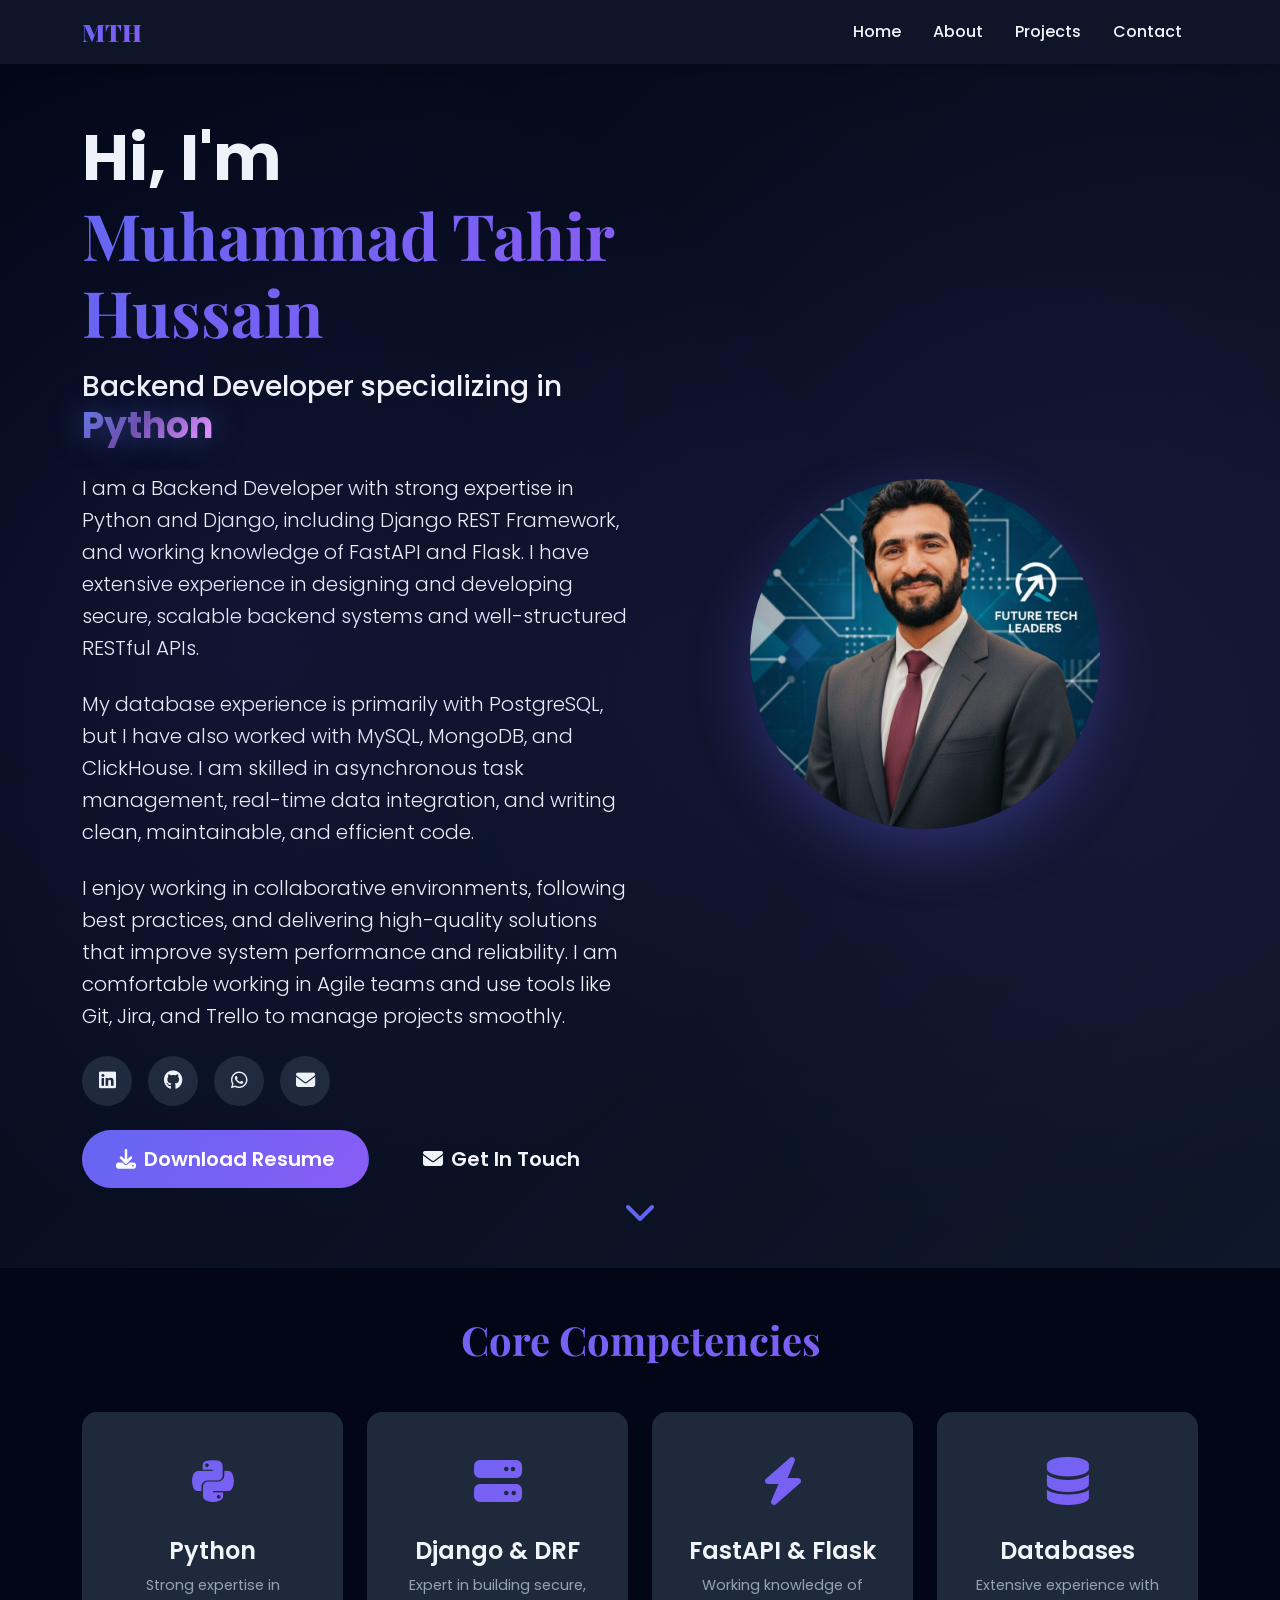
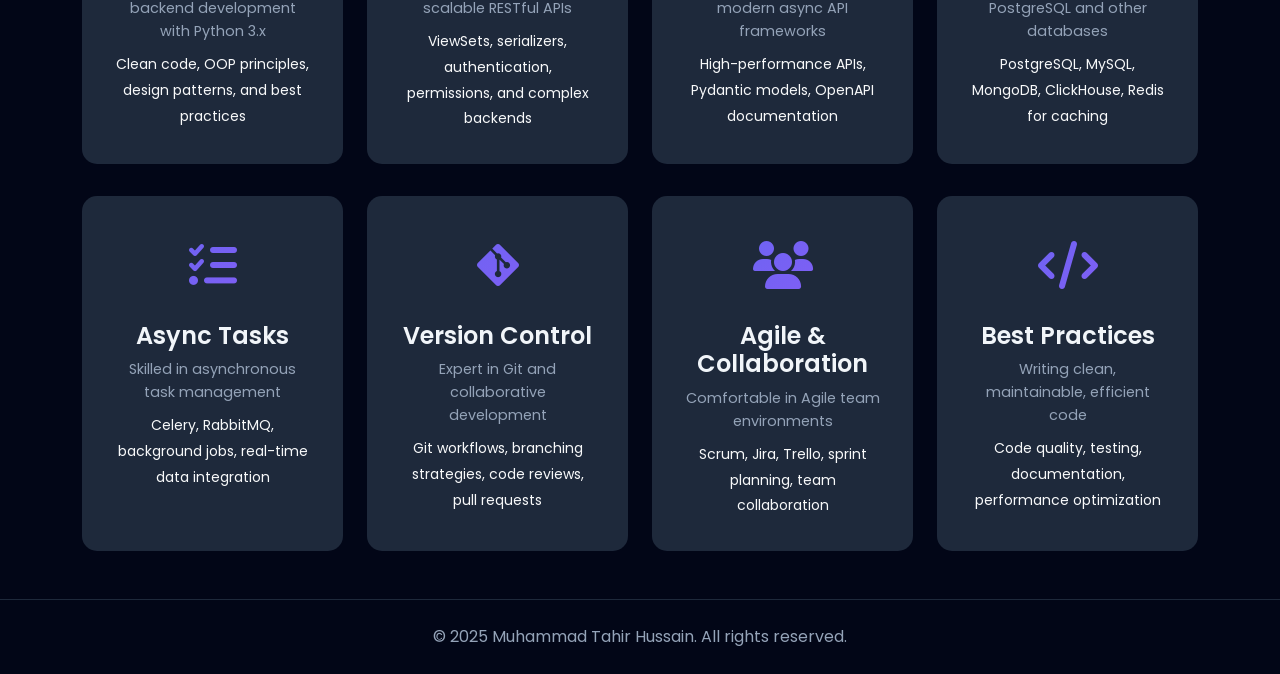
<file: index.html>
<!DOCTYPE html>
<html lang="en">
<head>
    <meta charset="UTF-8">
    <meta name="viewport" content="width=device-width, initial-scale=1.0">
    <meta name="description" content="Muhammad Tahir Hussain - Backend Developer Portfolio. Specialized in Python, Django, FastAPI, and REST API development.">
    <meta name="keywords" content="Backend Developer, Python, Django, FastAPI, REST API, Muhammad Tahir Hussain">
    <meta name="author" content="Muhammad Tahir Hussain">
    <title>Muhammad Tahir Hussain - Backend Developer</title>

    <!-- Open Graph / Facebook -->
    <meta property="og:type" content="website">
    <meta property="og:url" content="https://yourdomain.com/">
    <meta property="og:title" content="Muhammad Tahir Hussain - Backend Developer">
    <meta property="og:description" content="Crafting robust and scalable backend solutions with Python, Django, and modern API frameworks.">
    <meta property="og:image" content="https://yourdomain.com/images/og-image.jpg">

    <!-- Twitter -->
    <meta property="twitter:card" content="summary_large_image">
    <meta property="twitter:url" content="https://yourdomain.com/">
    <meta property="twitter:title" content="Muhammad Tahir Hussain - Backend Developer">
    <meta property="twitter:description" content="Crafting robust and scalable backend solutions with Python, Django, and modern API frameworks.">
    <meta property="twitter:image" content="https://yourdomain.com/images/og-image.jpg">
    <meta name="twitter:creator" content="@tahirnekukara">
    <meta name="twitter:site" content="@tahirnekukara">

    <!-- Social Media Links -->
    <meta property="og:see_also" content="https://www.facebook.com/tahirnekukara">
    <meta property="og:see_also" content="https://www.twitter.com/tahirnekukara">
    <meta property="og:see_also" content="https://www.instagram.com/tahirnekukara">

    <!-- Profile Metadata -->
    <meta property="profile:first_name" content="Muhammad Tahir">
    <meta property="profile:last_name" content="Hussain">
    <meta property="profile:username" content="tahirnekukara">

    <!-- Social Profiles for Search Engines -->
    <link rel="me" href="https://www.facebook.com/tahirnekukara">
    <link rel="me" href="https://www.twitter.com/tahirnekukara">
    <link rel="me" href="https://www.instagram.com/tahirnekukara">

    <!-- Favicon -->
    <link rel="icon" type="image/x-icon" href="favicon.ico">
    <link rel="apple-touch-icon" sizes="180x180" href="images/apple-touch-icon.png">

    <!-- Theme Color -->
    <meta name="theme-color" content="#6366f1">

    <!-- Resource Hints for Performance -->
    <link rel="preconnect" href="https://cdn.jsdelivr.net">
    <link rel="preconnect" href="https://cdnjs.cloudflare.com">
    <link rel="preconnect" href="https://fonts.googleapis.com">
    <link rel="preconnect" href="https://fonts.gstatic.com" crossorigin>
    <link rel="dns-prefetch" href="https://cdn.jsdelivr.net">
    <link rel="dns-prefetch" href="https://cdnjs.cloudflare.com">

    <!-- Bootstrap 5 CSS -->
    <link href="https://cdn.jsdelivr.net/npm/bootstrap@5.3.2/dist/css/bootstrap.min.css" rel="stylesheet">

    <!-- Font Awesome Icons -->
    <link rel="stylesheet" href="https://cdnjs.cloudflare.com/ajax/libs/font-awesome/6.4.2/css/all.min.css">

    <!-- Google Fonts -->
    <link href="https://fonts.googleapis.com/css2?family=Poppins:wght@300;400;500;600;700&family=Playfair+Display:wght@700;900&display=swap" rel="stylesheet">

    <!-- Custom CSS -->
    <link rel="stylesheet" href="assets/css/style.css">

    <style>
        /* Rotating skill gradient animation */
        .skill-rotate-gradient {
            background: linear-gradient(135deg, #667eea 0%, #764ba2 25%, #f093fb 50%, #4facfe 75%, #00f2fe 100%);
            background-size: 200% auto;
            -webkit-background-clip: text;
            -webkit-text-fill-color: transparent;
            background-clip: text;
            font-weight: 700;
            font-size: 1.3em;
            display: inline-block;
            animation: gradientShift 3s linear infinite;
            text-shadow: 0 0 30px rgba(102, 126, 234, 0.5);
        }

        @keyframes gradientShift {
            0% {
                background-position: 0% center;
            }
            100% {
                background-position: 200% center;
            }
        }
    </style>
</head>
<body>

    <!-- Navigation -->
    <nav class="navbar navbar-expand-lg navbar-dark bg-dark fixed-top">
        <div class="container">
            <a class="navbar-brand" href="index.html">
                <span class="brand-name">MTH</span>
            </a>
            <button class="navbar-toggler" type="button" data-bs-toggle="collapse" data-bs-target="#navbarNav">
                <span class="navbar-toggler-icon"></span>
            </button>
            <div class="collapse navbar-collapse" id="navbarNav">
                <ul class="navbar-nav ms-auto">
                    <li class="nav-item">
                        <a class="nav-link active" href="index.html">Home</a>
                    </li>
                    <li class="nav-item">
                        <a class="nav-link" href="about.html">About</a>
                    </li>
                    <li class="nav-item">
                        <a class="nav-link" href="projects.html">Projects</a>
                    </li>
                    <!-- <li class="nav-item">
                        <a class="nav-link" href="journey.html">Journey</a>
                    </li> -->
                    <li class="nav-item">
                        <a class="nav-link" href="contact.html">Contact</a>
                    </li>
                </ul>
            </div>
        </div>
    </nav>

    <!-- Hero Section -->
    <section class="hero-section d-flex align-items-center" id="home">
        <div class="container">
            <div class="row align-items-center">
                <div class="col-lg-6 text-center text-lg-start mb-4 mb-lg-0 fade-in">
                    <h1 class="display-3 fw-bold mb-3">
                        Hi, I'm <span class="name-highlight">Muhammad Tahir Hussain</span>
                    </h1>
                    <h2 class="h3 text-light mb-4">
                        Backend Developer specializing in <span class="skill-rotate-gradient" id="rotating-skill"></span>
                    </h2>
                    <p class="lead mb-4">
                        I am a Backend Developer with strong expertise in Python and Django, including Django REST Framework, and working knowledge of FastAPI and Flask. I have extensive experience in designing and developing secure, scalable backend systems and well-structured RESTful APIs.
                    </p>
                    <p class="lead mb-4">
                        My database experience is primarily with PostgreSQL, but I have also worked with MySQL, MongoDB, and ClickHouse. I am skilled in asynchronous task management, real-time data integration, and writing clean, maintainable, and efficient code.
                    </p>
                    <p class="lead mb-4">
                        I enjoy working in collaborative environments, following best practices, and delivering high-quality solutions that improve system performance and reliability. I am comfortable working in Agile teams and use tools like Git, Jira, and Trello to manage projects smoothly.
                    </p>

                    <!-- Social Links -->
                    <div class="social-links mb-4">
                        <a href="https://linkedin.com/in/muhammadtahirhussain" target="_blank" rel="noopener noreferrer" class="social-icon" title="LinkedIn" aria-label="Visit my LinkedIn profile (opens in new tab)">
                            <i class="fab fa-linkedin" aria-hidden="true"></i>
                        </a>
                        <a href="https://github.com/tahirhussainswe" target="_blank" rel="noopener noreferrer" class="social-icon" title="GitHub" aria-label="Visit my GitHub profile (opens in new tab)">
                            <i class="fab fa-github" aria-hidden="true"></i>
                        </a>
                        <a href="https://wa.me/923016480483" target="_blank" rel="noopener noreferrer" class="social-icon" title="WhatsApp" aria-label="Contact me on WhatsApp (opens in new tab)">
                            <i class="fab fa-whatsapp" aria-hidden="true"></i>
                        </a>
                        <a href="mailto:tahirhussain.swe@gmail.com" class="social-icon" title="Email" aria-label="Send me an email">
                            <i class="fas fa-envelope" aria-hidden="true"></i>
                        </a>
                    </div>

                    <!-- CTA Buttons -->
                    <div class="cta-buttons">
                        <a href="https://drive.google.com/file/d/13_sDiMFL4QtkbsVauegfoHY775DWr8zy/view?usp=drive_link" target="_blank" rel="noopener noreferrer" class="btn btn-primary btn-lg me-3" aria-label="Download my resume PDF (opens in new tab)">
                            <i class="fas fa-download me-2" aria-hidden="true"></i>Download Resume
                        </a>
                        <a href="contact.html" class="btn btn-outline-light btn-lg">
                            <i class="fas fa-envelope me-2" aria-hidden="true"></i>Get In Touch
                        </a>
                    </div>
                </div>

                <div class="col-lg-6 text-center fade-in">
                    <div class="profile-image-wrapper">
                        <div class="profile-image-container">
                            <img src="assets/images/profile_image.jpeg" alt="Muhammad Tahir Hussain" class="profile-image">
                            <div class="profile-overlay">
                                <div class="overlay-content">
                                    <i class="fas fa-code fa-3x"></i>
                                </div>
                            </div>
                        </div>
                    </div>
                </div>
            </div>
        </div>

        <!-- Scroll Down Indicator -->
        <div class="scroll-indicator">
            <a href="#skills-preview">
                <i class="fas fa-chevron-down"></i>
            </a>
        </div>
    </section>

    <!-- Skills Preview Section -->
    <section class="skills-preview-section py-5" id="skills-preview">
        <div class="container">
            <h2 class="text-center mb-5 section-title">Core Competencies</h2>
            <div class="row g-4">
                <div class="col-md-3 col-sm-6 fade-in-up">
                    <div class="skill-card text-center">
                        <div class="skill-icon">
                            <i class="fab fa-python"></i>
                        </div>
                        <h4>Python</h4>
                        <p class="mb-2">Strong expertise in backend development with Python 3.x</p>
                        <small class="text-light">Clean code, OOP principles, design patterns, and best practices</small>
                    </div>
                </div>
                <div class="col-md-3 col-sm-6 fade-in-up">
                    <div class="skill-card text-center">
                        <div class="skill-icon">
                            <i class="fas fa-server"></i>
                        </div>
                        <h4>Django & DRF</h4>
                        <p class="mb-2">Expert in building secure, scalable RESTful APIs</p>
                        <small class="text-light">ViewSets, serializers, authentication, permissions, and complex backends</small>
                    </div>
                </div>
                <div class="col-md-3 col-sm-6 fade-in-up">
                    <div class="skill-card text-center">
                        <div class="skill-icon">
                            <i class="fas fa-bolt"></i>
                        </div>
                        <h4>FastAPI & Flask</h4>
                        <p class="mb-2">Working knowledge of modern async API frameworks</p>
                        <small class="text-light">High-performance APIs, Pydantic models, OpenAPI documentation</small>
                    </div>
                </div>
                <div class="col-md-3 col-sm-6 fade-in-up">
                    <div class="skill-card text-center">
                        <div class="skill-icon">
                            <i class="fas fa-database"></i>
                        </div>
                        <h4>Databases</h4>
                        <p class="mb-2">Extensive experience with PostgreSQL and other databases</p>
                        <small class="text-light">PostgreSQL, MySQL, MongoDB, ClickHouse, Redis for caching</small>
                    </div>
                </div>
            </div>

            <!-- Additional Skills Row -->
            <div class="row g-4 mt-2">
                <div class="col-md-3 col-sm-6 fade-in-up">
                    <div class="skill-card text-center">
                        <div class="skill-icon">
                            <i class="fas fa-tasks"></i>
                        </div>
                        <h4>Async Tasks</h4>
                        <p class="mb-2">Skilled in asynchronous task management</p>
                        <small class="text-light">Celery, RabbitMQ, background jobs, real-time data integration</small>
                    </div>
                </div>
                <div class="col-md-3 col-sm-6 fade-in-up">
                    <div class="skill-card text-center">
                        <div class="skill-icon">
                            <i class="fab fa-git-alt"></i>
                        </div>
                        <h4>Version Control</h4>
                        <p class="mb-2">Expert in Git and collaborative development</p>
                        <small class="text-light">Git workflows, branching strategies, code reviews, pull requests</small>
                    </div>
                </div>
                <div class="col-md-3 col-sm-6 fade-in-up">
                    <div class="skill-card text-center">
                        <div class="skill-icon">
                            <i class="fas fa-users"></i>
                        </div>
                        <h4>Agile & Collaboration</h4>
                        <p class="mb-2">Comfortable in Agile team environments</p>
                        <small class="text-light">Scrum, Jira, Trello, sprint planning, team collaboration</small>
                    </div>
                </div>
                <div class="col-md-3 col-sm-6 fade-in-up">
                    <div class="skill-card text-center">
                        <div class="skill-icon">
                            <i class="fas fa-code"></i>
                        </div>
                        <h4>Best Practices</h4>
                        <p class="mb-2">Writing clean, maintainable, efficient code</p>
                        <small class="text-light">Code quality, testing, documentation, performance optimization</small>
                    </div>
                </div>
            </div>
        </div>
    </section>

    <!-- Footer -->
    <footer class="footer text-center py-4">
        <div class="container">
            <p class="mb-0">&copy; 2025 Muhammad Tahir Hussain. All rights reserved.</p>
        </div>
    </footer>

    <!-- Bootstrap JS -->
    <script src="https://cdn.jsdelivr.net/npm/bootstrap@5.3.2/dist/js/bootstrap.bundle.min.js"></script>

    <!-- Custom JS -->
    <script src="assets/js/script.js"></script>

    <!-- Rotating Skills Script -->
    <script>
        // Rotating skills animation
        const skills = ['Python', 'Django', 'Django REST framework', 'REST APIs', 'FastAPI', 'Flask'];
        let currentSkillIndex = 0;
        const skillElement = document.getElementById('rotating-skill');

        function changeSkill() {
            // Fade out
            skillElement.style.opacity = '0';

            setTimeout(() => {
                // Change text
                currentSkillIndex = (currentSkillIndex + 1) % skills.length;
                skillElement.textContent = skills[currentSkillIndex];

                // Fade in
                skillElement.style.opacity = '1';
            }, 500);
        }

        // Set initial skill
        skillElement.textContent = skills[0];
        skillElement.style.transition = 'opacity 0.5s ease-in-out';

        // Change skill every 2 seconds
        setInterval(changeSkill, 2000);
    </script>
</body>
</html>
</file>
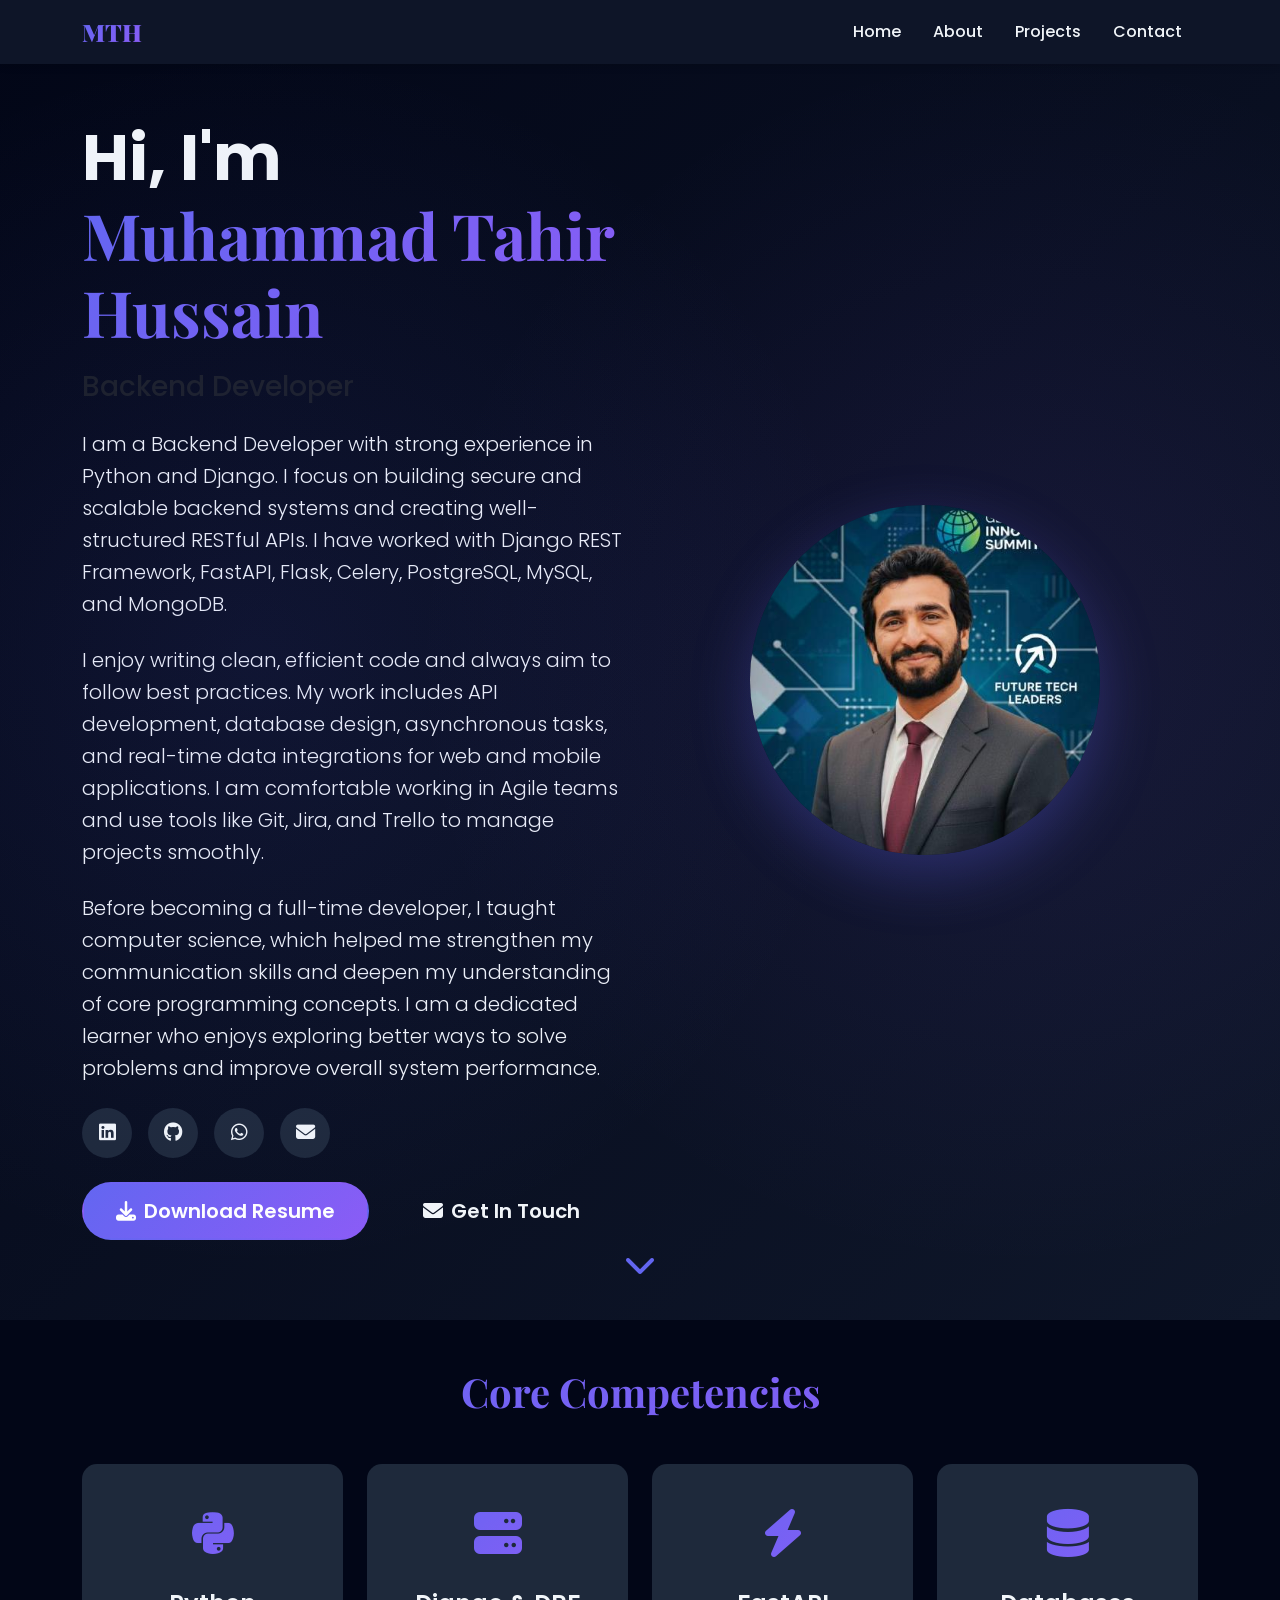
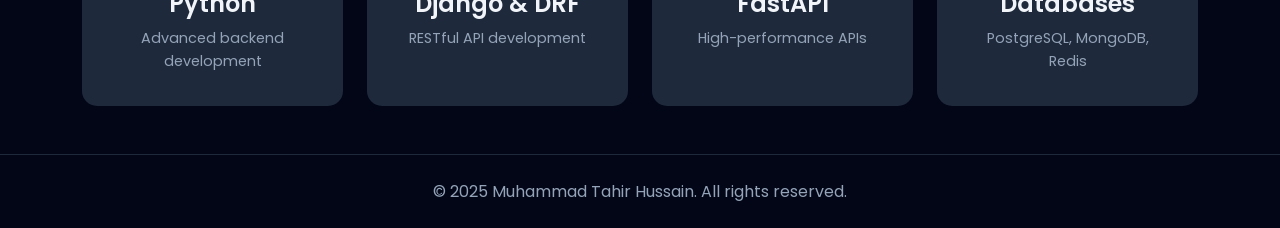
<file: public/index.html>
<!DOCTYPE html>
<html lang="en">
<head>
    <meta charset="UTF-8">
    <meta name="viewport" content="width=device-width, initial-scale=1.0">
    <meta name="description" content="Muhammad Tahir Hussain - Backend Developer Portfolio. Specialized in Python, Django, FastAPI, and REST API development.">
    <meta name="keywords" content="Backend Developer, Python, Django, FastAPI, REST API, Muhammad Tahir Hussain">
    <meta name="author" content="Muhammad Tahir Hussain">
    <title>Muhammad Tahir Hussain - Backend Developer</title>

    <!-- Open Graph / Facebook -->
    <meta property="og:type" content="website">
    <meta property="og:url" content="https://yourdomain.com/">
    <meta property="og:title" content="Muhammad Tahir Hussain - Backend Developer">
    <meta property="og:description" content="Crafting robust and scalable backend solutions with Python, Django, and modern API frameworks.">
    <meta property="og:image" content="https://yourdomain.com/images/og-image.jpg">

    <!-- Twitter -->
    <meta property="twitter:card" content="summary_large_image">
    <meta property="twitter:url" content="https://yourdomain.com/">
    <meta property="twitter:title" content="Muhammad Tahir Hussain - Backend Developer">
    <meta property="twitter:description" content="Crafting robust and scalable backend solutions with Python, Django, and modern API frameworks.">
    <meta property="twitter:image" content="https://yourdomain.com/images/og-image.jpg">

    <!-- Favicon -->
    <link rel="icon" type="image/x-icon" href="favicon.ico">
    <link rel="apple-touch-icon" sizes="180x180" href="images/apple-touch-icon.png">

    <!-- Theme Color -->
    <meta name="theme-color" content="#6366f1">

    <!-- Resource Hints for Performance -->
    <link rel="preconnect" href="https://cdn.jsdelivr.net">
    <link rel="preconnect" href="https://cdnjs.cloudflare.com">
    <link rel="preconnect" href="https://fonts.googleapis.com">
    <link rel="preconnect" href="https://fonts.gstatic.com" crossorigin>
    <link rel="dns-prefetch" href="https://cdn.jsdelivr.net">
    <link rel="dns-prefetch" href="https://cdnjs.cloudflare.com">

    <!-- Bootstrap 5 CSS -->
    <link href="https://cdn.jsdelivr.net/npm/bootstrap@5.3.2/dist/css/bootstrap.min.css" rel="stylesheet">

    <!-- Font Awesome Icons -->
    <link rel="stylesheet" href="https://cdnjs.cloudflare.com/ajax/libs/font-awesome/6.4.2/css/all.min.css">

    <!-- Google Fonts -->
    <link href="https://fonts.googleapis.com/css2?family=Poppins:wght@300;400;500;600;700&family=Playfair+Display:wght@700;900&display=swap" rel="stylesheet">

    <!-- Custom CSS -->
    <link rel="stylesheet" href="../src/assets/css/style.css">
</head>
<body>

    <!-- Navigation -->
    <nav class="navbar navbar-expand-lg navbar-dark bg-dark fixed-top">
        <div class="container">
            <a class="navbar-brand" href="index.html">
                <span class="brand-name">MTH</span>
            </a>
            <button class="navbar-toggler" type="button" data-bs-toggle="collapse" data-bs-target="#navbarNav">
                <span class="navbar-toggler-icon"></span>
            </button>
            <div class="collapse navbar-collapse" id="navbarNav">
                <ul class="navbar-nav ms-auto">
                    <li class="nav-item">
                        <a class="nav-link active" href="index.html">Home</a>
                    </li>
                    <li class="nav-item">
                        <a class="nav-link" href="../src/pages/about.html">About</a>
                    </li>
                    <li class="nav-item">
                        <a class="nav-link" href="../src/pages/projects.html">Projects</a>
                    </li>
                    <li class="nav-item">
                        <a class="nav-link" href="../src/pages/contact.html">Contact</a>
                    </li>
                </ul>
            </div>
        </div>
    </nav>

    <!-- Hero Section -->
    <section class="hero-section d-flex align-items-center" id="home">
        <div class="container">
            <div class="row align-items-center">
                <div class="col-lg-6 text-center text-lg-start mb-4 mb-lg-0 fade-in">
                    <h1 class="display-3 fw-bold mb-3">
                        Hi, I'm <span class="name-highlight">Muhammad Tahir Hussain</span>
                    </h1>
                    <h2 class="h3 text-muted mb-4">Backend Developer</h2>
                    <p class="lead mb-4">
                        I am a Backend Developer with strong experience in Python and Django. I focus on building secure and scalable backend systems and creating well-structured RESTful APIs. I have worked with Django REST Framework, FastAPI, Flask, Celery, PostgreSQL, MySQL, and MongoDB.
                    </p>
                    <p class="lead mb-4">
                        I enjoy writing clean, efficient code and always aim to follow best practices. My work includes API development, database design, asynchronous tasks, and real-time data integrations for web and mobile applications. I am comfortable working in Agile teams and use tools like Git, Jira, and Trello to manage projects smoothly.
                    </p>
                    <p class="lead mb-4">
                        Before becoming a full-time developer, I taught computer science, which helped me strengthen my communication skills and deepen my understanding of core programming concepts. I am a dedicated learner who enjoys exploring better ways to solve problems and improve overall system performance.
                    </p>

                    <!-- Social Links -->
                    <div class="social-links mb-4">
                        <a href="https://linkedin.com/in/muhammadtahirhussain" target="_blank" rel="noopener noreferrer" class="social-icon" title="LinkedIn" aria-label="Visit my LinkedIn profile (opens in new tab)">
                            <i class="fab fa-linkedin" aria-hidden="true"></i>
                        </a>
                        <a href="https://github.com/tahirhussainswe" target="_blank" rel="noopener noreferrer" class="social-icon" title="GitHub" aria-label="Visit my GitHub profile (opens in new tab)">
                            <i class="fab fa-github" aria-hidden="true"></i>
                        </a>
                        <a href="https://wa.me/923016480483" target="_blank" rel="noopener noreferrer" class="social-icon" title="WhatsApp" aria-label="Contact me on WhatsApp (opens in new tab)">
                            <i class="fab fa-whatsapp" aria-hidden="true"></i>
                        </a>
                        <a href="mailto:tahirhussain.swe@gmail.com" class="social-icon" title="Email" aria-label="Send me an email">
                            <i class="fas fa-envelope" aria-hidden="true"></i>
                        </a>
                    </div>

                    <!-- CTA Buttons -->
                    <div class="cta-buttons">
                        <a href="https://drive.google.com/file/d/13_sDiMFL4QtkbsVauegfoHY775DWr8zy/view?usp=drive_link" target="_blank" rel="noopener noreferrer" class="btn btn-primary btn-lg me-3" aria-label="Download my resume PDF (opens in new tab)">
                            <i class="fas fa-download me-2" aria-hidden="true"></i>Download Resume
                        </a>
                        <a href="../src/pages/contact.html" class="btn btn-outline-light btn-lg">
                            <i class="fas fa-envelope me-2" aria-hidden="true"></i>Get In Touch
                        </a>
                    </div>
                </div>

                <div class="col-lg-6 text-center fade-in">
                    <div class="profile-image-wrapper">
                        <div class="profile-image-container">
                            <img src="[data-uri]" alt="Muhammad Tahir Hussain" class="profile-image">
                            <div class="profile-overlay">
                                <div class="overlay-content">
                                    <i class="fas fa-code fa-3x"></i>
                                </div>
                            </div>
                        </div>
                    </div>
                </div>
            </div>
        </div>

        <!-- Scroll Down Indicator -->
        <div class="scroll-indicator">
            <a href="#skills-preview">
                <i class="fas fa-chevron-down"></i>
            </a>
        </div>
    </section>

    <!-- Skills Preview Section -->
    <section class="skills-preview-section py-5" id="skills-preview">
        <div class="container">
            <h2 class="text-center mb-5 section-title">Core Competencies</h2>
            <div class="row g-4">
                <div class="col-md-3 col-sm-6 fade-in-up">
                    <div class="skill-card text-center">
                        <div class="skill-icon">
                            <i class="fab fa-python"></i>
                        </div>
                        <h4>Python</h4>
                        <p>Advanced backend development</p>
                    </div>
                </div>
                <div class="col-md-3 col-sm-6 fade-in-up">
                    <div class="skill-card text-center">
                        <div class="skill-icon">
                            <i class="fas fa-server"></i>
                        </div>
                        <h4>Django & DRF</h4>
                        <p>RESTful API development</p>
                    </div>
                </div>
                <div class="col-md-3 col-sm-6 fade-in-up">
                    <div class="skill-card text-center">
                        <div class="skill-icon">
                            <i class="fas fa-bolt"></i>
                        </div>
                        <h4>FastAPI</h4>
                        <p>High-performance APIs</p>
                    </div>
                </div>
                <div class="col-md-3 col-sm-6 fade-in-up">
                    <div class="skill-card text-center">
                        <div class="skill-icon">
                            <i class="fas fa-database"></i>
                        </div>
                        <h4>Databases</h4>
                        <p>PostgreSQL, MongoDB, Redis</p>
                    </div>
                </div>
            </div>
        </div>
    </section>

    <!-- Footer -->
    <footer class="footer text-center py-4">
        <div class="container">
            <p class="mb-0">&copy; 2025 Muhammad Tahir Hussain. All rights reserved.</p>
        </div>
    </footer>

    <!-- Bootstrap JS -->
    <script src="https://cdn.jsdelivr.net/npm/bootstrap@5.3.2/dist/js/bootstrap.bundle.min.js"></script>

    <!-- Custom JS -->
    <script src="../src/assets/js/script.js"></script>
</body>
</html>
</file>
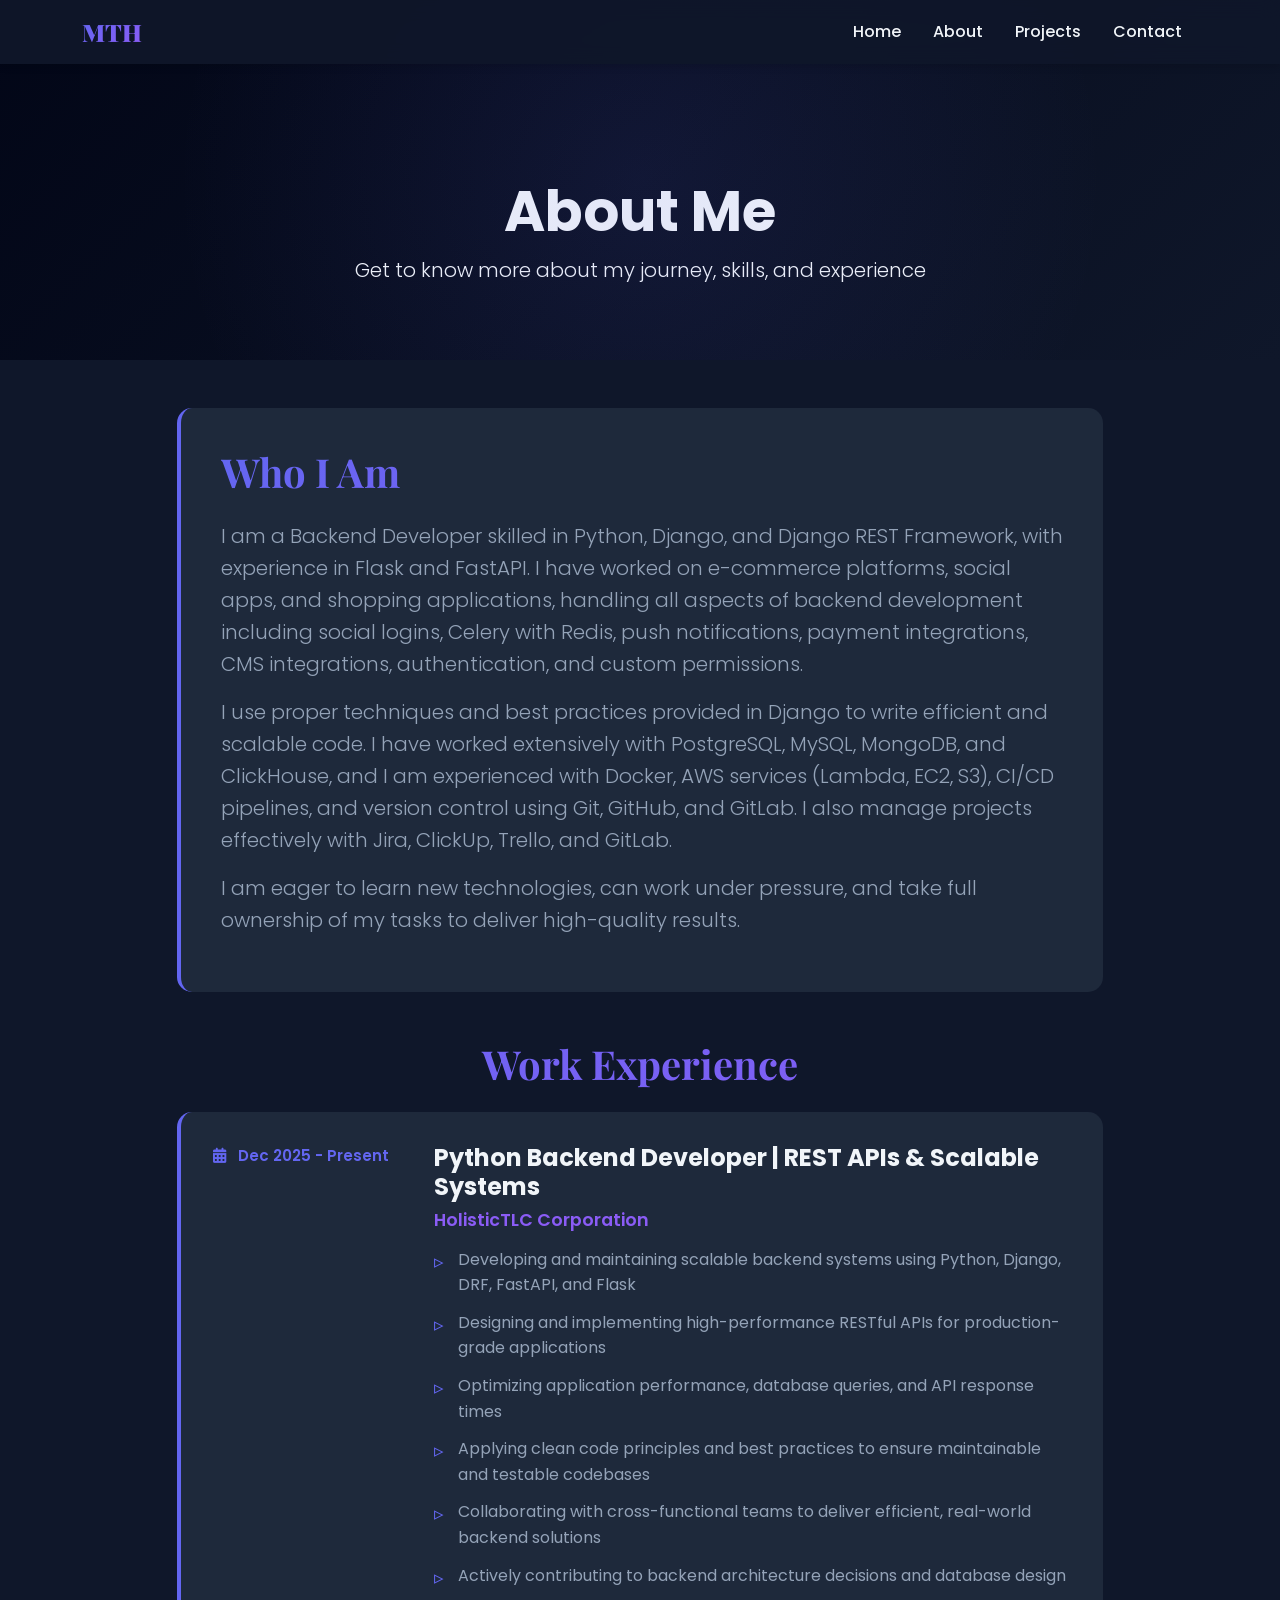
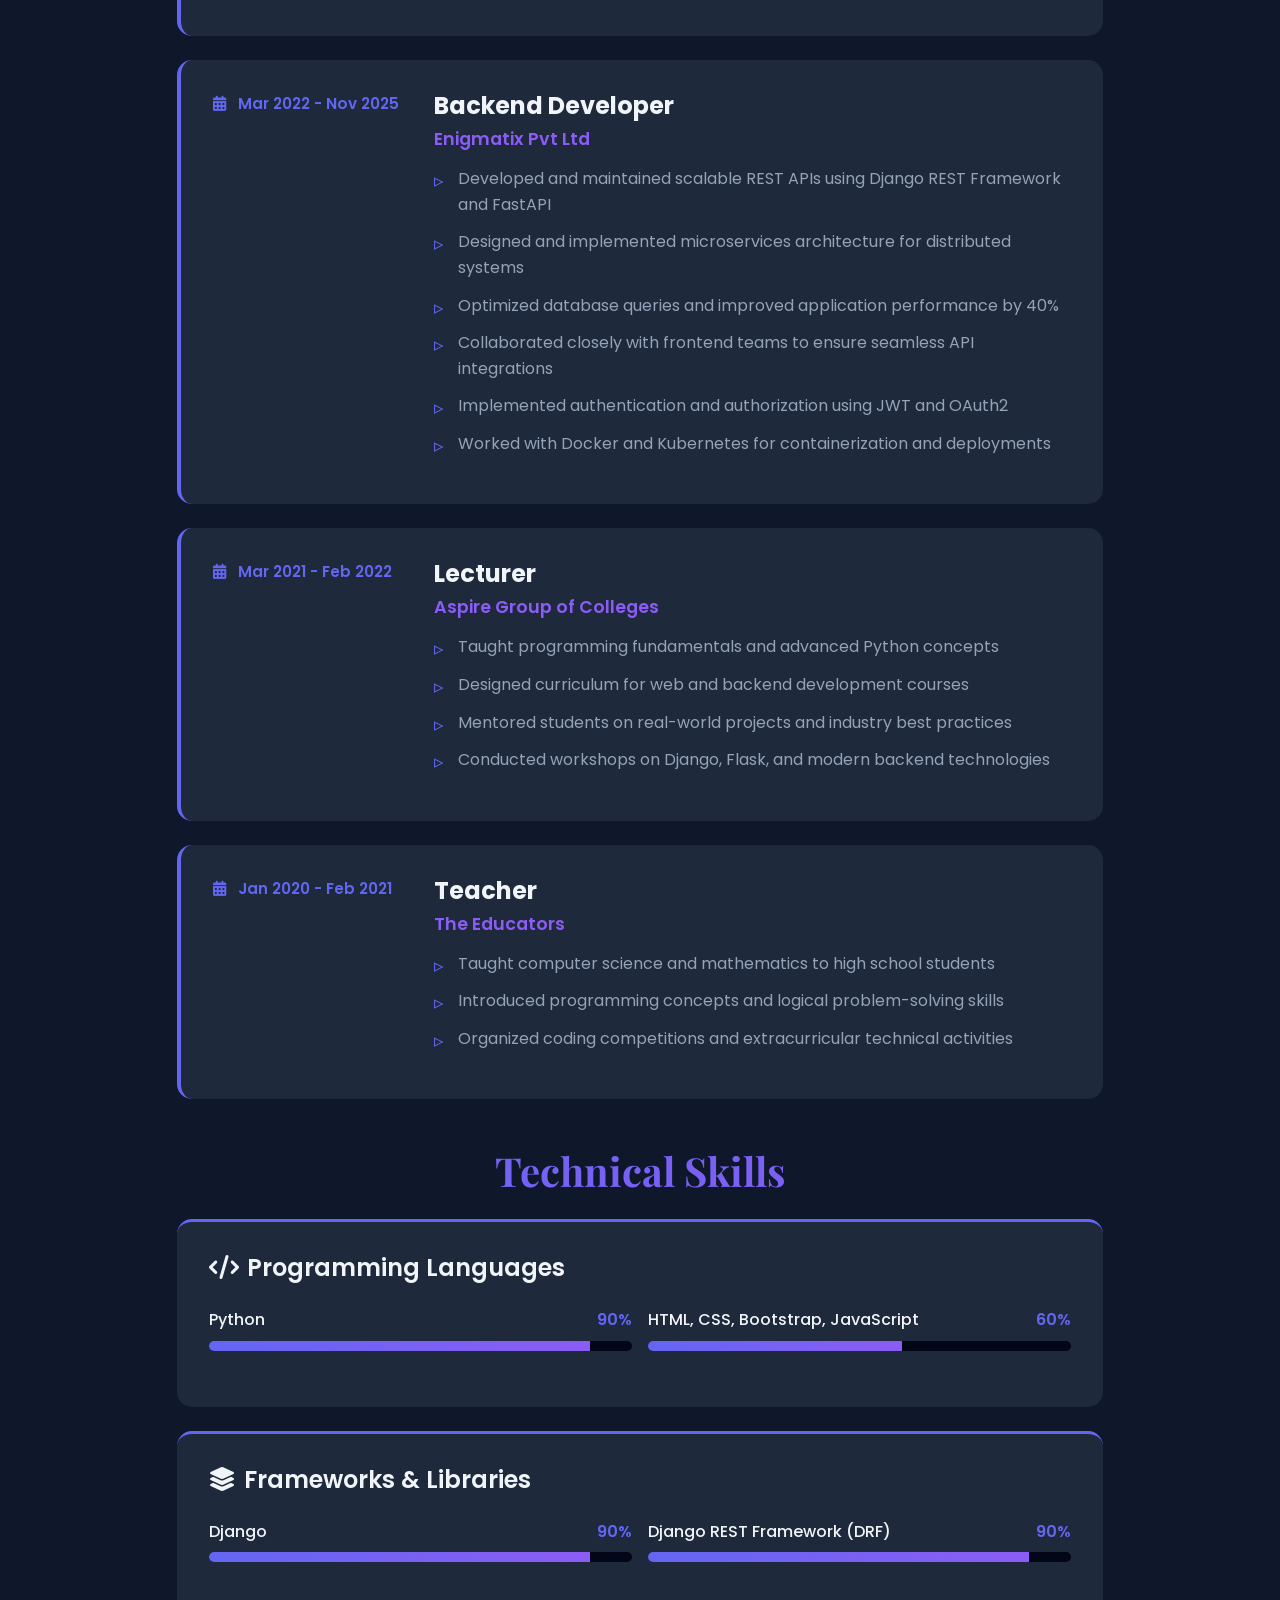
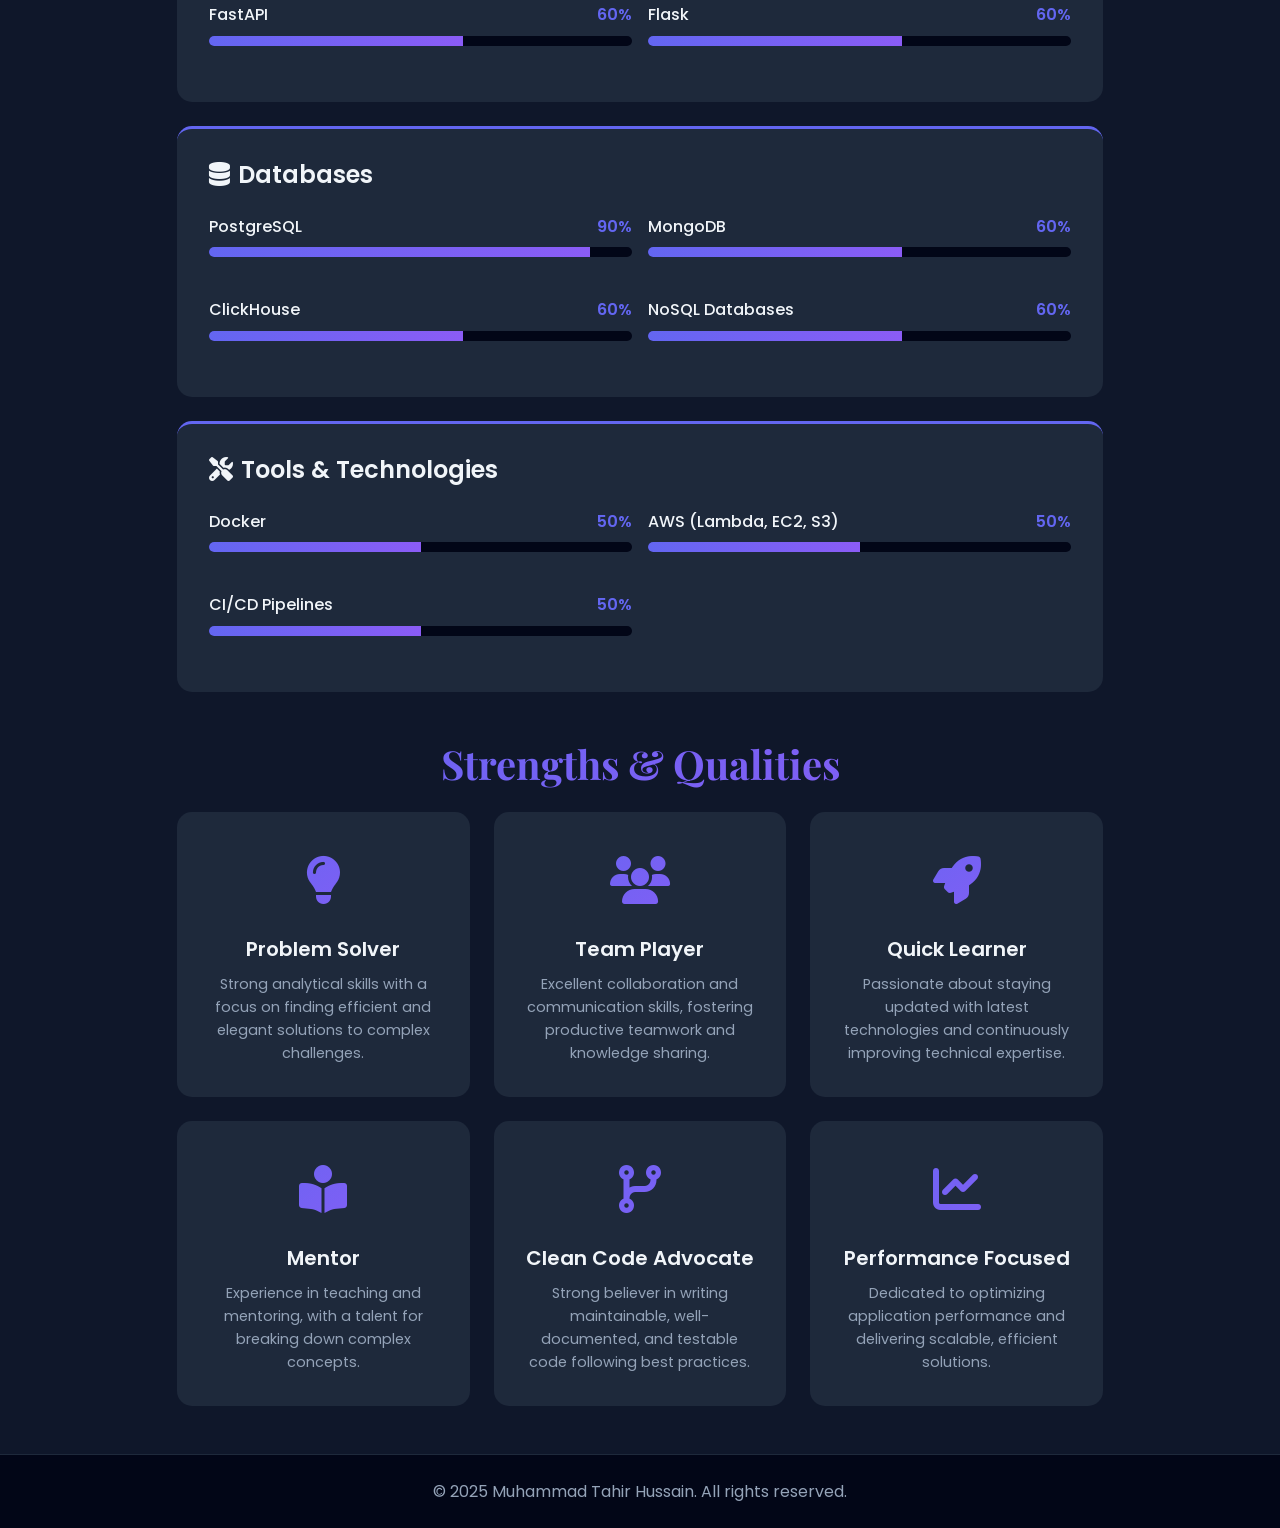
<file: about.html>
<!DOCTYPE html>
<html lang="en">
<head>
    <meta charset="UTF-8">
    <meta name="viewport" content="width=device-width, initial-scale=1.0">
    <meta name="description" content="About Muhammad Tahir Hussain - Experienced Backend Developer with expertise in Python, Django, and FastAPI.">
    <meta name="keywords" content="Backend Developer, Python, Django, FastAPI, REST API, Muhammad Tahir Hussain">
    <title>About - Muhammad Tahir Hussain</title>

    <!-- Open Graph / Facebook -->
    <meta property="og:type" content="website">
    <meta property="og:url" content="https://yourdomain.com/about.html">
    <meta property="og:title" content="About - Muhammad Tahir Hussain">
    <meta property="og:description" content="Get to know more about my journey, skills, and experience as a Backend Developer.">
    <meta property="og:image" content="https://yourdomain.com/images/og-image.jpg">

    <!-- Twitter -->
    <meta property="twitter:card" content="summary_large_image">
    <meta property="twitter:url" content="https://yourdomain.com/about.html">
    <meta property="twitter:title" content="About - Muhammad Tahir Hussain">
    <meta property="twitter:description" content="Get to know more about my journey, skills, and experience as a Backend Developer.">
    <meta property="twitter:image" content="https://yourdomain.com/images/og-image.jpg">
    <meta name="twitter:creator" content="@tahirnekukara">
    <meta name="twitter:site" content="@tahirnekukara">

    <!-- Social Media Links -->
    <meta property="og:see_also" content="https://www.facebook.com/tahirnekukara">
    <meta property="og:see_also" content="https://www.twitter.com/tahirnekukara">
    <meta property="og:see_also" content="https://www.instagram.com/tahirnekukara">

    <!-- Profile Metadata -->
    <meta property="profile:first_name" content="Muhammad Tahir">
    <meta property="profile:last_name" content="Hussain">
    <meta property="profile:username" content="tahirnekukara">

    <!-- Social Profiles for Search Engines -->
    <link rel="me" href="https://www.facebook.com/tahirnekukara">
    <link rel="me" href="https://www.twitter.com/tahirnekukara">
    <link rel="me" href="https://www.instagram.com/tahirnekukara">

    <!-- Favicon -->
    <link rel="icon" type="image/x-icon" href="favicon.ico">
    <meta name="theme-color" content="#6366f1">

    <!-- Bootstrap 5 CSS -->
    <link href="https://cdn.jsdelivr.net/npm/bootstrap@5.3.2/dist/css/bootstrap.min.css" rel="stylesheet">

    <!-- Font Awesome Icons -->
    <link rel="stylesheet" href="https://cdnjs.cloudflare.com/ajax/libs/font-awesome/6.4.2/css/all.min.css">

    <!-- Google Fonts -->
    <link href="https://fonts.googleapis.com/css2?family=Poppins:wght@300;400;500;600;700&family=Playfair+Display:wght@700;900&display=swap" rel="stylesheet">

    <!-- Custom CSS -->
    <link rel="stylesheet" href="assets/css/style.css">
</head>
<body>

    <!-- Navigation -->
    <nav class="navbar navbar-expand-lg navbar-dark bg-dark fixed-top">
        <div class="container">
            <a class="navbar-brand" href="index.html">
                <span class="brand-name">MTH</span>
            </a>
            <button class="navbar-toggler" type="button" data-bs-toggle="collapse" data-bs-target="#navbarNav">
                <span class="navbar-toggler-icon"></span>
            </button>
            <div class="collapse navbar-collapse" id="navbarNav">
                <ul class="navbar-nav ms-auto">
                    <li class="nav-item">
                        <a class="nav-link" href="index.html">Home</a>
                    </li>
                    <li class="nav-item">
                        <a class="nav-link active" href="about.html">About</a>
                    </li>
                    <li class="nav-item">
                        <a class="nav-link" href="projects.html">Projects</a>
                    </li>
                    <!-- <li class="nav-item">
                        <a class="nav-link" href="journey.html">Journey</a>
                    </li> -->
                    <li class="nav-item">
                        <a class="nav-link" href="contact.html">Contact</a>
                    </li>
                </ul>
            </div>
        </div>
    </nav>

    <!-- About Hero Section -->
    <section class="page-header d-flex align-items-center">
        <div class="container">
            <div class="row">
                <div class="col-12 text-center fade-in">
                    <h1 class="display-4 fw-bold">About Me</h1>
                    <p class="lead">Get to know more about my journey, skills, and experience</p>
                </div>
            </div>
        </div>
    </section>

    <!-- About Content Section -->
    <section class="about-section py-5">
        <div class="container">
            <!-- Introduction -->
            <div class="row mb-5 fade-in-up">
                <div class="col-lg-10 mx-auto">
                    <div class="about-intro">
                        <h2 class="section-title mb-4">Who I Am</h2>
                        <p class="lead">
                            I am a Backend Developer skilled in Python, Django, and Django REST Framework, with experience
                            in Flask and FastAPI. I have worked on e-commerce platforms, social apps, and shopping
                            applications, handling all aspects of backend development including social logins, Celery with
                            Redis, push notifications, payment integrations, CMS integrations, authentication, and custom
                            permissions.
                        </p>
                        <p class="lead">
                            I use proper techniques and best practices provided in Django to write efficient and scalable
                            code. I have worked extensively with PostgreSQL, MySQL, MongoDB, and ClickHouse, and I am
                            experienced with Docker, AWS services (Lambda, EC2, S3), CI/CD pipelines, and version control
                            using Git, GitHub, and GitLab. I also manage projects effectively with Jira, ClickUp, Trello,
                            and GitLab.
                        </p>
                        <p class="lead">
                            I am eager to learn new technologies, can work under pressure, and take full ownership of my
                            tasks to deliver high-quality results.
                        </p>
                    </div>
                </div>
            </div>

            <!-- Work Experience -->
        <div class="row mb-5">
            <div class="col-12">
                <h2 class="section-title mb-4 text-center">Work Experience</h2>
            </div>
            <div class="col-lg-10 mx-auto">

                <!-- Experience 1: HolisticTLC -->
                <div class="experience-card fade-in-up mb-4">
                    <div class="row">
                        <div class="col-md-3 mb-3 mb-md-0">
                            <div class="experience-year">
                                <i class="fas fa-calendar-alt me-2"></i>
                                Dec 2025 - Present
                            </div>
                        </div>
                        <div class="col-md-9">
                            <h4 class="experience-title">
                                Python Backend Developer | REST APIs & Scalable Systems
                            </h4>
                            <h5 class="experience-company">
                                HolisticTLC Corporation
                            </h5>
                            <!--                            <p class="text-dark-emphasis fw-semibold mb-2">-->
                            <!--                                <i class="fas fa-map-marker-alt me-1"></i>-->
                            <!--                                Bahawalpur, Punjab, Pakistan · On-site-->
                            <!--                            </p>-->
                            <ul class="experience-details">
                                <li>Developing and maintaining scalable backend systems using Python, Django, DRF,
                                    FastAPI, and Flask
                                </li>
                                <li>Designing and implementing high-performance RESTful APIs for production-grade
                                    applications
                                </li>
                                <li>Optimizing application performance, database queries, and API response times</li>
                                <li>Applying clean code principles and best practices to ensure maintainable and
                                    testable codebases
                                </li>
                                <li>Collaborating with cross-functional teams to deliver efficient, real-world backend
                                    solutions
                                </li>
                                <li>Actively contributing to backend architecture decisions and database design</li>
                            </ul>
                        </div>
                    </div>
                </div>

                <!-- Experience 2: Enigmatix -->
                <div class="experience-card fade-in-up mb-4">
                    <div class="row">
                        <div class="col-md-3 mb-3 mb-md-0">
                            <div class="experience-year">
                                <i class="fas fa-calendar-alt me-2"></i>
                                Mar 2022 - Nov 2025
                            </div>
                        </div>
                        <div class="col-md-9">
                            <h4 class="experience-title">Backend Developer</h4>
                            <h5 class="experience-company">Enigmatix Pvt Ltd</h5>
                            <!--                             <p class="text-dark-emphasis fw-semibold mb-2">-->
                            <!--                                <i class="fas fa-map-marker-alt me-1"></i>-->
                            <!--                                Bahawalpur, Punjab, Pakistan · On-site-->
                            <!--                            </p>-->
                            <ul class="experience-details">
                                <li>Developed and maintained scalable REST APIs using Django REST Framework and
                                    FastAPI
                                </li>
                                <li>Designed and implemented microservices architecture for distributed systems</li>
                                <li>Optimized database queries and improved application performance by 40%</li>
                                <li>Collaborated closely with frontend teams to ensure seamless API integrations</li>
                                <li>Implemented authentication and authorization using JWT and OAuth2</li>
                                <li>Worked with Docker and Kubernetes for containerization and deployments</li>
                            </ul>
                        </div>
                    </div>
                </div>

                <!-- Experience 3: Aspire Group of Colleges -->
                <div class="experience-card fade-in-up mb-4">
                    <div class="row">
                        <div class="col-md-3 mb-3 mb-md-0">
                            <div class="experience-year">
                                <i class="fas fa-calendar-alt me-2"></i>
                                Mar 2021 - Feb 2022
                            </div>
                        </div>
                        <div class="col-md-9">
                            <h4 class="experience-title">Lecturer</h4>
                            <h5 class="experience-company">Aspire Group of Colleges</h5>
                            <ul class="experience-details">
                                <li>Taught programming fundamentals and advanced Python concepts</li>
                                <li>Designed curriculum for web and backend development courses</li>
                                <li>Mentored students on real-world projects and industry best practices</li>
                                <li>Conducted workshops on Django, Flask, and modern backend technologies</li>
                            </ul>
                        </div>
                    </div>
                </div>

                <!-- Experience 4: The Educators -->
                <div class="experience-card fade-in-up">
                    <div class="row">
                        <div class="col-md-3 mb-3 mb-md-0">
                            <div class="experience-year">
                                <i class="fas fa-calendar-alt me-2"></i>
                                Jan 2020 - Feb 2021
                            </div>
                        </div>
                        <div class="col-md-9">
                            <h4 class="experience-title">Teacher</h4>
                            <h5 class="experience-company">The Educators</h5>
                            <ul class="experience-details">
                                <li>Taught computer science and mathematics to high school students</li>
                                <li>Introduced programming concepts and logical problem-solving skills</li>
                                <li>Organized coding competitions and extracurricular technical activities</li>
                            </ul>
                        </div>
                    </div>
                </div>

            </div>
        </div>
            <!-- Certifications & Training -->
            <!-- COMMENTED OUT
            <div class="row mb-5">
                <div class="col-12">
                    <h2 class="section-title mb-4 text-center">Certifications & Training</h2>
                </div>
                <div class="col-lg-10 mx-auto">
                    <div class="row g-4">
                        <div class="col-md-6 fade-in-up">
                            <div class="certificate-card">
                                <div class="certificate-icon">
                                    <i class="fas fa-certificate"></i>
                                </div>
                                <div class="certificate-content">
                                    <h5 class="certificate-title">Python for Data Science</h5>
                                    <p class="certificate-issuer"><i class="fas fa-building me-2"></i>Coursera - IBM</p>
                                    <p class="certificate-date"><i class="fas fa-calendar me-2"></i>2023</p>
                                    <a href="#" class="btn btn-sm btn-outline-primary certificate-link" target="_blank">
                                        <i class="fas fa-external-link-alt me-1"></i>View Certificate
                                    </a>
                                </div>
                            </div>
                        </div>

                        <div class="col-md-6 fade-in-up">
                            <div class="certificate-card">
                                <div class="certificate-icon">
                                    <i class="fas fa-certificate"></i>
                                </div>
                                <div class="certificate-content">
                                    <h5 class="certificate-title">Django Web Framework</h5>
                                    <p class="certificate-issuer"><i class="fas fa-building me-2"></i>Udemy</p>
                                    <p class="certificate-date"><i class="fas fa-calendar me-2"></i>2022</p>
                                    <a href="#" class="btn btn-sm btn-outline-primary certificate-link" target="_blank">
                                        <i class="fas fa-external-link-alt me-1"></i>View Certificate
                                    </a>
                                </div>
                            </div>
                        </div>

                        <div class="col-md-6 fade-in-up">
                            <div class="certificate-card">
                                <div class="certificate-icon">
                                    <i class="fas fa-certificate"></i>
                                </div>
                                <div class="certificate-content">
                                    <h5 class="certificate-title">REST API Development</h5>
                                    <p class="certificate-issuer"><i class="fas fa-building me-2"></i>LinkedIn Learning</p>
                                    <p class="certificate-date"><i class="fas fa-calendar me-2"></i>2023</p>
                                    <a href="#" class="btn btn-sm btn-outline-primary certificate-link" target="_blank">
                                        <i class="fas fa-external-link-alt me-1"></i>View Certificate
                                    </a>
                                </div>
                            </div>
                        </div>

                        <div class="col-md-6 fade-in-up">
                            <div class="certificate-card">
                                <div class="certificate-icon">
                                    <i class="fas fa-certificate"></i>
                                </div>
                                <div class="certificate-content">
                                    <h5 class="certificate-title">Docker & Kubernetes</h5>
                                    <p class="certificate-issuer"><i class="fas fa-building me-2"></i>Udacity</p>
                                    <p class="certificate-date"><i class="fas fa-calendar me-2"></i>2023</p>
                                    <a href="#" class="btn btn-sm btn-outline-primary certificate-link" target="_blank">
                                        <i class="fas fa-external-link-alt me-1"></i>View Certificate
                                    </a>
                                </div>
                            </div>
                        </div>

                        <div class="col-md-6 fade-in-up">
                            <div class="certificate-card">
                                <div class="certificate-icon">
                                    <i class="fas fa-certificate"></i>
                                </div>
                                <div class="certificate-content">
                                    <h5 class="certificate-title">AWS Cloud Fundamentals</h5>
                                    <p class="certificate-issuer"><i class="fas fa-building me-2"></i>AWS Training</p>
                                    <p class="certificate-date"><i class="fas fa-calendar me-2"></i>2024</p>
                                    <a href="#" class="btn btn-sm btn-outline-primary certificate-link" target="_blank">
                                        <i class="fas fa-external-link-alt me-1"></i>View Certificate
                                    </a>
                                </div>
                            </div>
                        </div>

                        <div class="col-md-6 fade-in-up">
                            <div class="certificate-card">
                                <div class="certificate-icon">
                                    <i class="fas fa-certificate"></i>
                                </div>
                                <div class="certificate-content">
                                    <h5 class="certificate-title">Advanced SQL & Database Design</h5>
                                    <p class="certificate-issuer"><i class="fas fa-building me-2"></i>DataCamp</p>
                                    <p class="certificate-date"><i class="fas fa-calendar me-2"></i>2023</p>
                                    <a href="#" class="btn btn-sm btn-outline-primary certificate-link" target="_blank">
                                        <i class="fas fa-external-link-alt me-1"></i>View Certificate
                                    </a>
                                </div>
                            </div>
                        </div>
                    </div>
                </div>
            </div>
            -->

            <!-- Competitive Programming & Problem Solving -->
            <!-- COMMENTED OUT
            <div class="row mb-5">
                <div class="col-12">
                    <h2 class="section-title mb-4 text-center">Competitive Programming & Problem Solving</h2>
                    <p class="text-center lead mb-4">
                        Regular practice on competitive programming platforms to sharpen problem-solving skills
                    </p>
                </div>
                <div class="col-lg-10 mx-auto">
                    <div class="row g-4 mb-4">
                        <div class="col-md-6 col-lg-3 fade-in-up">
                            <a href="https://leetcode.com/yourusername" target="_blank" class="coding-platform-card text-decoration-none">
                                <div class="platform-icon leetcode">
                                    <i class="fas fa-code"></i>
                                </div>
                                <h5 class="platform-name">LeetCode</h5>
                                <div class="platform-stats">
                                    <div class="stat-item">
                                        <span class="stat-label">Problems Solved</span>
                                        <span class="stat-value">500+</span>
                                    </div>
                                    <div class="stat-item">
                                        <span class="stat-label">Rating</span>
                                        <span class="stat-value">1800+</span>
                                    </div>
                                </div>
                                <div class="platform-link">
                                    <i class="fas fa-external-link-alt"></i> View Profile
                                </div>
                            </a>
                        </div>

                        <div class="col-md-6 col-lg-3 fade-in-up">
                            <a href="https://www.hackerrank.com/yourusername" target="_blank" class="coding-platform-card text-decoration-none">
                                <div class="platform-icon hackerrank">
                                    <i class="fas fa-laptop-code"></i>
                                </div>
                                <h5 class="platform-name">HackerRank</h5>
                                <div class="platform-stats">
                                    <div class="stat-item">
                                        <span class="stat-label">Stars</span>
                                        <span class="stat-value">5 Stars</span>
                                    </div>
                                    <div class="stat-item">
                                        <span class="stat-label">Badges</span>
                                        <span class="stat-value">Gold</span>
                                    </div>
                                </div>
                                <div class="platform-link">
                                    <i class="fas fa-external-link-alt"></i> View Profile
                                </div>
                            </a>
                        </div>

                        <div class="col-md-6 col-lg-3 fade-in-up">
                            <a href="https://codeforces.com/profile/yourusername" target="_blank" class="coding-platform-card text-decoration-none">
                                <div class="platform-icon codeforces">
                                    <i class="fas fa-trophy"></i>
                                </div>
                                <h5 class="platform-name">Codeforces</h5>
                                <div class="platform-stats">
                                    <div class="stat-item">
                                        <span class="stat-label">Max Rating</span>
                                        <span class="stat-value">1500+</span>
                                    </div>
                                    <div class="stat-item">
                                        <span class="stat-label">Rank</span>
                                        <span class="stat-value">Expert</span>
                                    </div>
                                </div>
                                <div class="platform-link">
                                    <i class="fas fa-external-link-alt"></i> View Profile
                                </div>
                            </a>
                        </div>

                        <div class="col-md-6 col-lg-3 fade-in-up">
                            <a href="https://github.com/tahirhussainswe" target="_blank" class="coding-platform-card text-decoration-none">
                                <div class="platform-icon github">
                                    <i class="fab fa-github"></i>
                                </div>
                                <h5 class="platform-name">GitHub</h5>
                                <div class="platform-stats">
                                    <div class="stat-item">
                                        <span class="stat-label">Repositories</span>
                                        <span class="stat-value">50+</span>
                                    </div>
                                    <div class="stat-item">
                                        <span class="stat-label">Contributions</span>
                                        <span class="stat-value">1000+</span>
                                    </div>
                                </div>
                                <div class="platform-link">
                                    <i class="fas fa-external-link-alt"></i> View Profile
                                </div>
                            </a>
                        </div>
                    </div>

                    <div class="problem-solving-highlights fade-in-up">
                        <h4 class="mb-4"><i class="fas fa-star me-2"></i>Key Achievements</h4>
                        <div class="row g-3">
                            <div class="col-md-6">
                                <div class="achievement-item">
                                    <i class="fas fa-check-circle text-success me-2"></i>
                                    <span>Solved 500+ algorithmic problems across multiple platforms</span>
                                </div>
                            </div>
                            <div class="col-md-6">
                                <div class="achievement-item">
                                    <i class="fas fa-check-circle text-success me-2"></i>
                                    <span>Top 10% in Weekly LeetCode Contests</span>
                                </div>
                            </div>
                            <div class="col-md-6">
                                <div class="achievement-item">
                                    <i class="fas fa-check-circle text-success me-2"></i>
                                    <span>5 Star Python Badge on HackerRank</span>
                                </div>
                            </div>
                            <div class="col-md-6">
                                <div class="achievement-item">
                                    <i class="fas fa-check-circle text-success me-2"></i>
                                    <span>Strong expertise in Data Structures & Algorithms</span>
                                </div>
                            </div>
                            <div class="col-md-6">
                                <div class="achievement-item">
                                    <i class="fas fa-check-circle text-success me-2"></i>
                                    <span>Regular participant in coding competitions</span>
                                </div>
                            </div>
                            <div class="col-md-6">
                                <div class="achievement-item">
                                    <i class="fas fa-check-circle text-success me-2"></i>
                                    <span>Active contributor to open-source projects</span>
                                </div>
                            </div>
                        </div>
                    </div>
                </div>
            </div>
            -->

            <!-- Technical Skills -->
            <div class="row mb-5">
                <div class="col-12">
                    <h2 class="section-title mb-4 text-center">Technical Skills</h2>
                </div>
                <div class="col-lg-10 mx-auto">
                    <!-- Languages -->
                    <div class="skill-category fade-in-up mb-4">
                        <h4 class="skill-category-title">
                            <i class="fas fa-code me-2"></i>Programming Languages
                        </h4>
                        <div class="row g-3">
                            <div class="col-md-6">
                                <div class="skill-item">
                                    <div class="d-flex justify-content-between mb-2">
                                        <span class="skill-name">Python</span>
                                        <span class="skill-percentage">90%</span>
                                    </div>
                                    <div class="progress">
                                        <div class="progress-bar" role="progressbar" style="width: 90%" aria-valuenow="90" aria-valuemin="0" aria-valuemax="100"></div>
                                    </div>
                                </div>
                            </div>
                            <div class="col-md-6">
                                <div class="skill-item">
                                    <div class="d-flex justify-content-between mb-2">
                                        <span class="skill-name">HTML, CSS, Bootstrap, JavaScript</span>
                                        <span class="skill-percentage">60%</span>
                                    </div>
                                    <div class="progress">
                                        <div class="progress-bar" role="progressbar" style="width: 60%" aria-valuenow="60" aria-valuemin="0" aria-valuemax="100"></div>
                                    </div>
                                </div>
                            </div>
                        </div>
                    </div>

                    <!-- Frameworks -->
                    <div class="skill-category fade-in-up mb-4">
                        <h4 class="skill-category-title">
                            <i class="fas fa-layer-group me-2"></i>Frameworks & Libraries
                        </h4>
                        <div class="row g-3">
                            <div class="col-md-6">
                                <div class="skill-item">
                                    <div class="d-flex justify-content-between mb-2">
                                        <span class="skill-name">Django</span>
                                        <span class="skill-percentage">90%</span>
                                    </div>
                                    <div class="progress">
                                        <div class="progress-bar" role="progressbar" style="width: 90%" aria-valuenow="90" aria-valuemin="0" aria-valuemax="100"></div>
                                    </div>
                                </div>
                            </div>
                            <div class="col-md-6">
                                <div class="skill-item">
                                    <div class="d-flex justify-content-between mb-2">
                                        <span class="skill-name">Django REST Framework (DRF)</span>
                                        <span class="skill-percentage">90%</span>
                                    </div>
                                    <div class="progress">
                                        <div class="progress-bar" role="progressbar" style="width: 90%" aria-valuenow="90" aria-valuemin="0" aria-valuemax="100"></div>
                                    </div>
                                </div>
                            </div>
                            <div class="col-md-6">
                                <div class="skill-item">
                                    <div class="d-flex justify-content-between mb-2">
                                        <span class="skill-name">FastAPI</span>
                                        <span class="skill-percentage">60%</span>
                                    </div>
                                    <div class="progress">
                                        <div class="progress-bar" role="progressbar" style="width: 60%" aria-valuenow="60" aria-valuemin="0" aria-valuemax="100"></div>
                                    </div>
                                </div>
                            </div>
                            <div class="col-md-6">
                                <div class="skill-item">
                                    <div class="d-flex justify-content-between mb-2">
                                        <span class="skill-name">Flask</span>
                                        <span class="skill-percentage">60%</span>
                                    </div>
                                    <div class="progress">
                                        <div class="progress-bar" role="progressbar" style="width: 60%" aria-valuenow="60" aria-valuemin="0" aria-valuemax="100"></div>
                                    </div>
                                </div>
                            </div>
                        </div>
                    </div>

                    <!-- Databases -->
                    <div class="skill-category fade-in-up mb-4">
                        <h4 class="skill-category-title">
                            <i class="fas fa-database me-2"></i>Databases
                        </h4>
                        <div class="row g-3">
                            <div class="col-md-6">
                                <div class="skill-item">
                                    <div class="d-flex justify-content-between mb-2">
                                        <span class="skill-name">PostgreSQL</span>
                                        <span class="skill-percentage">90%</span>
                                    </div>
                                    <div class="progress">
                                        <div class="progress-bar" role="progressbar" style="width: 90%" aria-valuenow="90" aria-valuemin="0" aria-valuemax="100"></div>
                                    </div>
                                </div>
                            </div>
                            <div class="col-md-6">
                                <div class="skill-item">
                                    <div class="d-flex justify-content-between mb-2">
                                        <span class="skill-name">MongoDB</span>
                                        <span class="skill-percentage">60%</span>
                                    </div>
                                    <div class="progress">
                                        <div class="progress-bar" role="progressbar" style="width: 60%" aria-valuenow="60" aria-valuemin="0" aria-valuemax="100"></div>
                                    </div>
                                </div>
                            </div>
                            <div class="col-md-6">
                                <div class="skill-item">
                                    <div class="d-flex justify-content-between mb-2">
                                        <span class="skill-name">ClickHouse</span>
                                        <span class="skill-percentage">60%</span>
                                    </div>
                                    <div class="progress">
                                        <div class="progress-bar" role="progressbar" style="width: 60%" aria-valuenow="60" aria-valuemin="0" aria-valuemax="100"></div>
                                    </div>
                                </div>
                            </div>
                            <div class="col-md-6">
                                <div class="skill-item">
                                    <div class="d-flex justify-content-between mb-2">
                                        <span class="skill-name">NoSQL Databases</span>
                                        <span class="skill-percentage">60%</span>
                                    </div>
                                    <div class="progress">
                                        <div class="progress-bar" role="progressbar" style="width: 60%" aria-valuenow="60" aria-valuemin="0" aria-valuemax="100"></div>
                                    </div>
                                </div>
                            </div>
                        </div>
                    </div>

                    <!-- Tools & Technologies -->
                    <div class="skill-category fade-in-up">
                        <h4 class="skill-category-title">
                            <i class="fas fa-tools me-2"></i>Tools & Technologies
                        </h4>
                        <div class="row g-3">
                            <div class="col-md-6">
                                <div class="skill-item">
                                    <div class="d-flex justify-content-between mb-2">
                                        <span class="skill-name">Docker</span>
                                        <span class="skill-percentage">50%</span>
                                    </div>
                                    <div class="progress">
                                        <div class="progress-bar" role="progressbar" style="width: 50%" aria-valuenow="50" aria-valuemin="0" aria-valuemax="100"></div>
                                    </div>
                                </div>
                            </div>
                            <div class="col-md-6">
                                <div class="skill-item">
                                    <div class="d-flex justify-content-between mb-2">
                                        <span class="skill-name">AWS (Lambda, EC2, S3)</span>
                                        <span class="skill-percentage">50%</span>
                                    </div>
                                    <div class="progress">
                                        <div class="progress-bar" role="progressbar" style="width: 50%" aria-valuenow="50" aria-valuemin="0" aria-valuemax="100"></div>
                                    </div>
                                </div>
                            </div>
                            <div class="col-md-6">
                                <div class="skill-item">
                                    <div class="d-flex justify-content-between mb-2">
                                        <span class="skill-name">CI/CD Pipelines</span>
                                        <span class="skill-percentage">50%</span>
                                    </div>
                                    <div class="progress">
                                        <div class="progress-bar" role="progressbar" style="width: 50%" aria-valuenow="50" aria-valuemin="0" aria-valuemax="100"></div>
                                    </div>
                                </div>
                            </div>
                        </div>
                    </div>
                </div>
            </div>

            <!-- Strengths & Personal Qualities -->
            <div class="row">
                <div class="col-12">
                    <h2 class="section-title mb-4 text-center">Strengths & Qualities</h2>
                </div>
                <div class="col-lg-10 mx-auto">
                    <div class="row g-4">
                        <div class="col-md-4 fade-in-up">
                            <div class="quality-card text-center">
                                <div class="quality-icon">
                                    <i class="fas fa-lightbulb"></i>
                                </div>
                                <h5>Problem Solver</h5>
                                <p>Strong analytical skills with a focus on finding efficient and elegant solutions to complex challenges.</p>
                            </div>
                        </div>
                        <div class="col-md-4 fade-in-up">
                            <div class="quality-card text-center">
                                <div class="quality-icon">
                                    <i class="fas fa-users"></i>
                                </div>
                                <h5>Team Player</h5>
                                <p>Excellent collaboration and communication skills, fostering productive teamwork and knowledge sharing.</p>
                            </div>
                        </div>
                        <div class="col-md-4 fade-in-up">
                            <div class="quality-card text-center">
                                <div class="quality-icon">
                                    <i class="fas fa-rocket"></i>
                                </div>
                                <h5>Quick Learner</h5>
                                <p>Passionate about staying updated with latest technologies and continuously improving technical expertise.</p>
                            </div>
                        </div>
                        <div class="col-md-4 fade-in-up">
                            <div class="quality-card text-center">
                                <div class="quality-icon">
                                    <i class="fas fa-book-reader"></i>
                                </div>
                                <h5>Mentor</h5>
                                <p>Experience in teaching and mentoring, with a talent for breaking down complex concepts.</p>
                            </div>
                        </div>
                        <div class="col-md-4 fade-in-up">
                            <div class="quality-card text-center">
                                <div class="quality-icon">
                                    <i class="fas fa-code-branch"></i>
                                </div>
                                <h5>Clean Code Advocate</h5>
                                <p>Strong believer in writing maintainable, well-documented, and testable code following best practices.</p>
                            </div>
                        </div>
                        <div class="col-md-4 fade-in-up">
                            <div class="quality-card text-center">
                                <div class="quality-icon">
                                    <i class="fas fa-chart-line"></i>
                                </div>
                                <h5>Performance Focused</h5>
                                <p>Dedicated to optimizing application performance and delivering scalable, efficient solutions.</p>
                            </div>
                        </div>
                    </div>
                </div>
            </div>
        </div>
    </section>

    <!-- Footer -->
    <footer class="footer text-center py-4">
        <div class="container">
            <p class="mb-0">&copy; 2025 Muhammad Tahir Hussain. All rights reserved.</p>
        </div>
    </footer>

    <!-- Bootstrap JS -->
    <script src="https://cdn.jsdelivr.net/npm/bootstrap@5.3.2/dist/js/bootstrap.bundle.min.js"></script>

    <!-- Custom JS -->
    <script src="assets/js/script.js"></script>
</body>
</html>
</file>
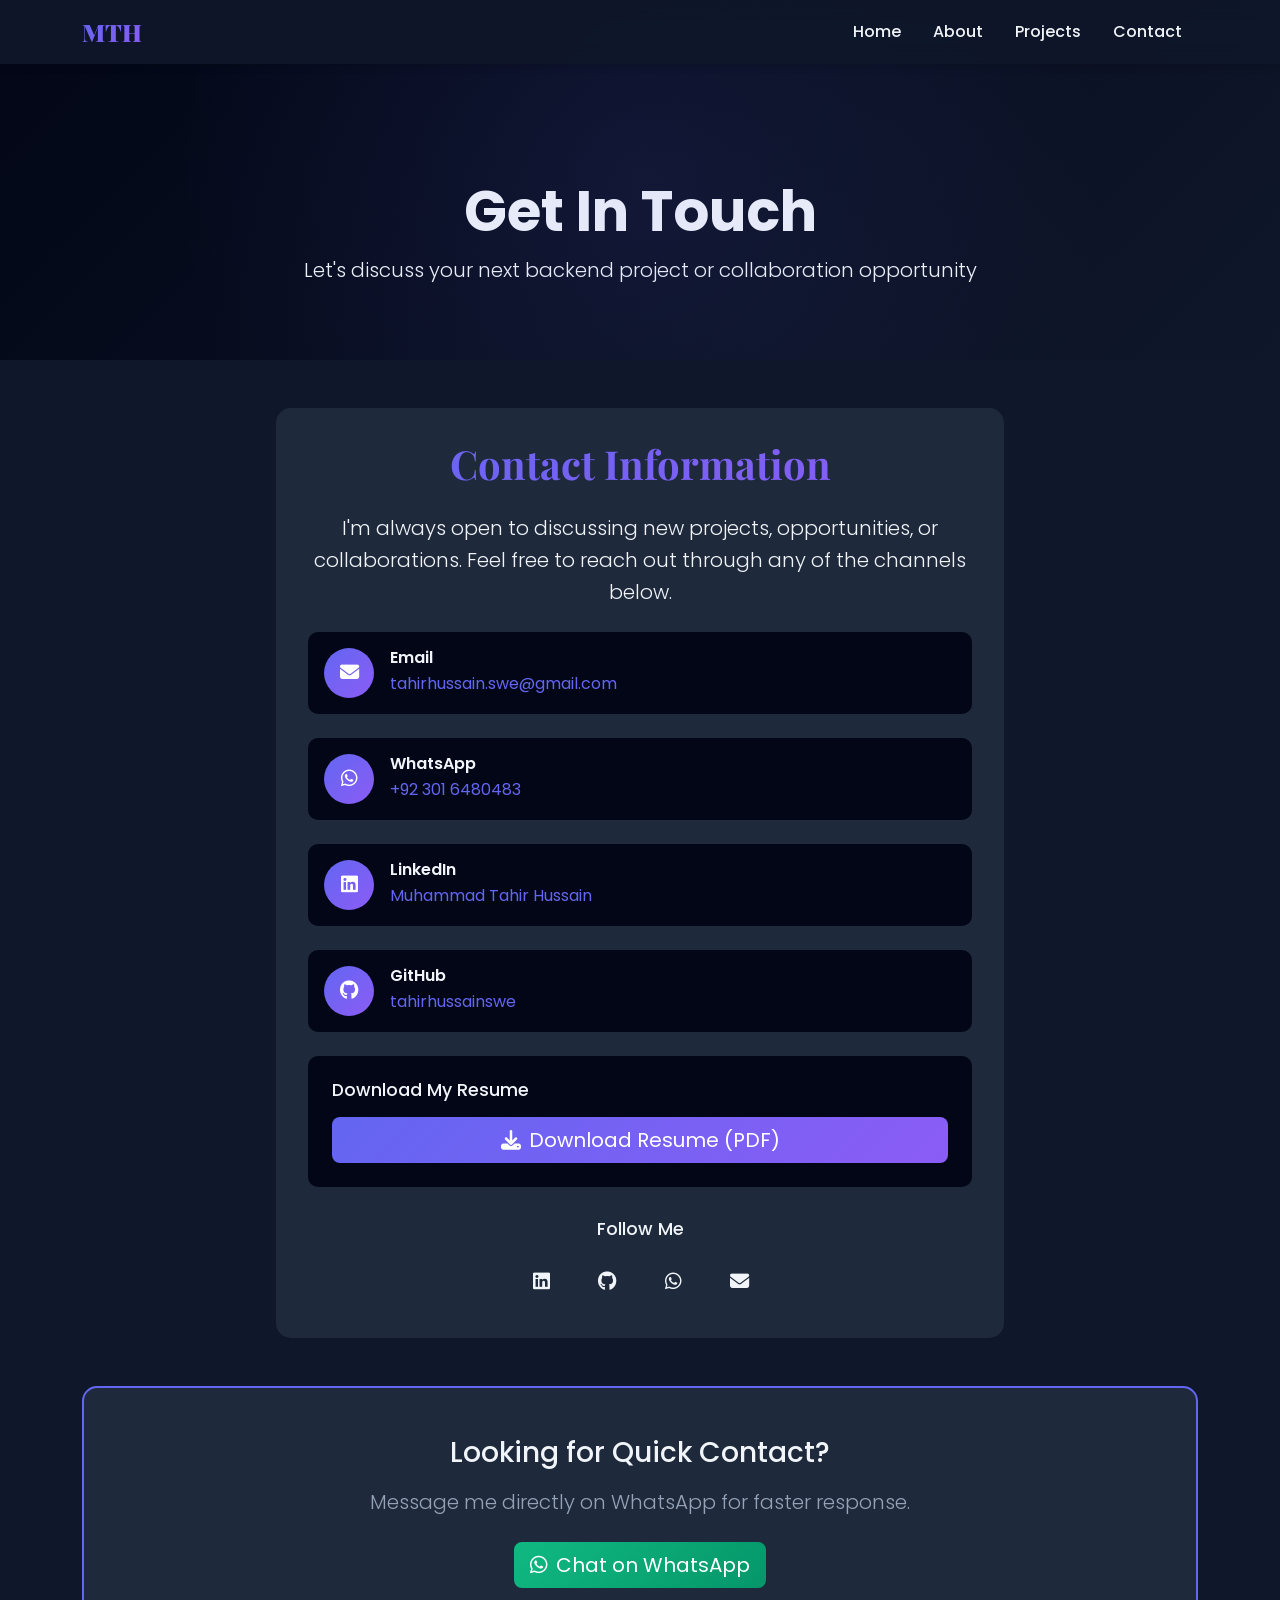
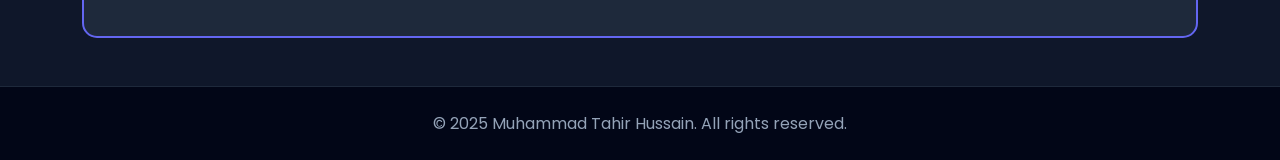
<file: contact.html>
<!DOCTYPE html>
<html lang="en">
<head>
    <meta charset="UTF-8">
    <meta name="viewport" content="width=device-width, initial-scale=1.0">
    <meta name="description" content="Contact Muhammad Tahir Hussain - Get in touch for backend development opportunities and collaborations.">
    <meta name="keywords" content="Contact, Backend Developer, Muhammad Tahir Hussain, Hire Developer">
    <title>Contact - Muhammad Tahir Hussain</title>

    <!-- Open Graph / Facebook -->
    <meta property="og:type" content="website">
    <meta property="og:url" content="https://yourdomain.com/contact.html">
    <meta property="og:title" content="Contact - Muhammad Tahir Hussain">
    <meta property="og:description" content="Get in touch for backend development opportunities and collaborations.">
    <meta property="og:image" content="https://yourdomain.com/images/og-image.jpg">

    <!-- Twitter -->
    <meta property="twitter:card" content="summary_large_image">
    <meta property="twitter:url" content="https://yourdomain.com/contact.html">
    <meta property="twitter:title" content="Contact - Muhammad Tahir Hussain">
    <meta property="twitter:description" content="Get in touch for backend development opportunities and collaborations.">
    <meta property="twitter:image" content="https://yourdomain.com/images/og-image.jpg">
    <meta name="twitter:creator" content="@tahirnekukara">
    <meta name="twitter:site" content="@tahirnekukara">

    <!-- Social Media Links -->
    <meta property="og:see_also" content="https://www.facebook.com/tahirnekukara">
    <meta property="og:see_also" content="https://www.twitter.com/tahirnekukara">
    <meta property="og:see_also" content="https://www.instagram.com/tahirnekukara">

    <!-- Profile Metadata -->
    <meta property="profile:first_name" content="Muhammad Tahir">
    <meta property="profile:last_name" content="Hussain">
    <meta property="profile:username" content="tahirnekukara">

    <!-- Social Profiles for Search Engines -->
    <link rel="me" href="https://www.facebook.com/tahirnekukara">
    <link rel="me" href="https://www.twitter.com/tahirnekukara">
    <link rel="me" href="https://www.instagram.com/tahirnekukara">

    <!-- Favicon -->
    <link rel="icon" type="image/x-icon" href="favicon.ico">
    <meta name="theme-color" content="#6366f1">

    <!-- Bootstrap 5 CSS -->
    <link href="https://cdn.jsdelivr.net/npm/bootstrap@5.3.2/dist/css/bootstrap.min.css" rel="stylesheet">

    <!-- Font Awesome Icons -->
    <link rel="stylesheet" href="https://cdnjs.cloudflare.com/ajax/libs/font-awesome/6.4.2/css/all.min.css">

    <!-- Google Fonts -->
    <link href="https://fonts.googleapis.com/css2?family=Poppins:wght@300;400;500;600;700&family=Playfair+Display:wght@700;900&display=swap" rel="stylesheet">

    <!-- Custom CSS -->
    <link rel="stylesheet" href="assets/css/style.css">
</head>
<body>

    <!-- Navigation -->
    <nav class="navbar navbar-expand-lg navbar-dark bg-dark fixed-top">
        <div class="container">
            <a class="navbar-brand" href="index.html">
                <span class="brand-name">MTH</span>
            </a>
            <button class="navbar-toggler" type="button" data-bs-toggle="collapse" data-bs-target="#navbarNav">
                <span class="navbar-toggler-icon"></span>
            </button>
            <div class="collapse navbar-collapse" id="navbarNav">
                <ul class="navbar-nav ms-auto">
                    <li class="nav-item">
                        <a class="nav-link" href="index.html">Home</a>
                    </li>
                    <li class="nav-item">
                        <a class="nav-link" href="about.html">About</a>
                    </li>
                    <li class="nav-item">
                        <a class="nav-link" href="projects.html">Projects</a>
                    </li>
                    <!-- <li class="nav-item">
                        <a class="nav-link" href="journey.html">Journey</a>
                    </li> -->
                    <li class="nav-item">
                        <a class="nav-link active" href="contact.html">Contact</a>
                    </li>
                </ul>
            </div>
        </div>
    </nav>

    <!-- Contact Hero Section -->
    <section class="page-header d-flex align-items-center">
        <div class="container">
            <div class="row">
                <div class="col-12 text-center fade-in">
                    <h1 class="display-4 fw-bold">Get In Touch</h1>
                    <p class="lead">Let's discuss your next backend project or collaboration opportunity</p>
                </div>
            </div>
        </div>
    </section>

    <!-- Contact Section -->
    <section class="contact-section py-5">
        <div class="container">
            <div class="row g-5">
                <!-- Contact Information -->
                <div class="col-lg-8 mx-auto fade-in-up">
                    <div class="contact-info">
                        <h2 class="section-title mb-4 text-center">Contact Information</h2>
                        <p class="lead mb-4 text-center">
                            I'm always open to discussing new projects, opportunities, or collaborations.
                            Feel free to reach out through any of the channels below.
                        </p>

                        <div class="contact-details mb-4">
                            <div class="contact-item">
                                <div class="contact-icon">
                                    <i class="fas fa-envelope"></i>
                                </div>
                                <div class="contact-text">
                                    <h5>Email</h5>
                                    <a href="mailto:tahirhussain.swe@gmail.com">tahirhussain.swe@gmail.com</a>
                                </div>
                            </div>

                            <div class="contact-item">
                                <div class="contact-icon">
                                    <i class="fab fa-whatsapp"></i>
                                </div>
                                <div class="contact-text">
                                    <h5>WhatsApp</h5>
                                    <a href="https://wa.me/923016480483" target="_blank">+92 301 6480483</a>
                                </div>
                            </div>

                            <div class="contact-item">
                                <div class="contact-icon">
                                    <i class="fab fa-linkedin"></i>
                                </div>
                                <div class="contact-text">
                                    <h5>LinkedIn</h5>
                                    <a href="https://linkedin.com/in/muhammadtahirhussain" target="_blank">Muhammad Tahir Hussain</a>
                                </div>
                            </div>

                            <div class="contact-item">
                                <div class="contact-icon">
                                    <i class="fab fa-github"></i>
                                </div>
                                <div class="contact-text">
                                    <h5>GitHub</h5>
                                    <a href="https://github.com/tahirhussainswe" target="_blank">tahirhussainswe</a>
                                </div>
                            </div>
                        </div>

                        <!-- Download Resume -->
                        <div class="resume-download">
                            <h4 class="mb-3">Download My Resume</h4>
                            <a href="https://drive.google.com/uc?export=download&id=1RdHjk9Qaf43xUYaT8JSRPYRnJpUVTz8-" target="_blank" class="btn btn-primary btn-lg w-100">
                                <i class="fas fa-download me-2"></i>Download Resume (PDF)
                            </a>
                        </div>

                        <!-- Social Links -->
                        <div class="social-links-section mt-4 text-center">
                            <h4 class="mb-3">Follow Me</h4>
                            <div class="social-links justify-content-center">
                                <a href="https://linkedin.com/in/muhammadtahirhussain" target="_blank" class="social-icon" title="LinkedIn">
                                    <i class="fab fa-linkedin"></i>
                                </a>
                                <a href="https://github.com/tahirhussainswe" target="_blank" class="social-icon" title="GitHub">
                                    <i class="fab fa-github"></i>
                                </a>
                                <a href="https://wa.me/923016480483" target="_blank" class="social-icon" title="WhatsApp">
                                    <i class="fab fa-whatsapp"></i>
                                </a>
                                <a href="mailto:tahirhussain.swe@gmail.com" class="social-icon" title="Email">
                                    <i class="fas fa-envelope"></i>
                                </a>
                            </div>
                        </div>
                    </div>
                </div>
            </div>

            <!-- Additional CTA -->
            <div class="row mt-5">
                <div class="col-12 text-center fade-in-up">
                    <div class="cta-box">
                        <h3 class="mb-3">Looking for Quick Contact?</h3>
                        <p class="lead mb-4">Message me directly on WhatsApp for faster response.</p>
                        <a href="https://wa.me/923016480483" target="_blank" class="btn btn-success btn-lg">
                            <i class="fab fa-whatsapp me-2"></i>Chat on WhatsApp
                        </a>
                    </div>
                </div>
            </div>
        </div>
    </section>

    <!-- Footer -->
    <footer class="footer text-center py-4">
        <div class="container">
            <p class="mb-0">&copy; 2025 Muhammad Tahir Hussain. All rights reserved.</p>
        </div>
    </footer>

    <!-- Bootstrap JS -->
    <script src="https://cdn.jsdelivr.net/npm/bootstrap@5.3.2/dist/js/bootstrap.bundle.min.js"></script>

    <!-- Custom JS -->
    <script src="assets/js/script.js"></script>
</body>
</html>
</file>
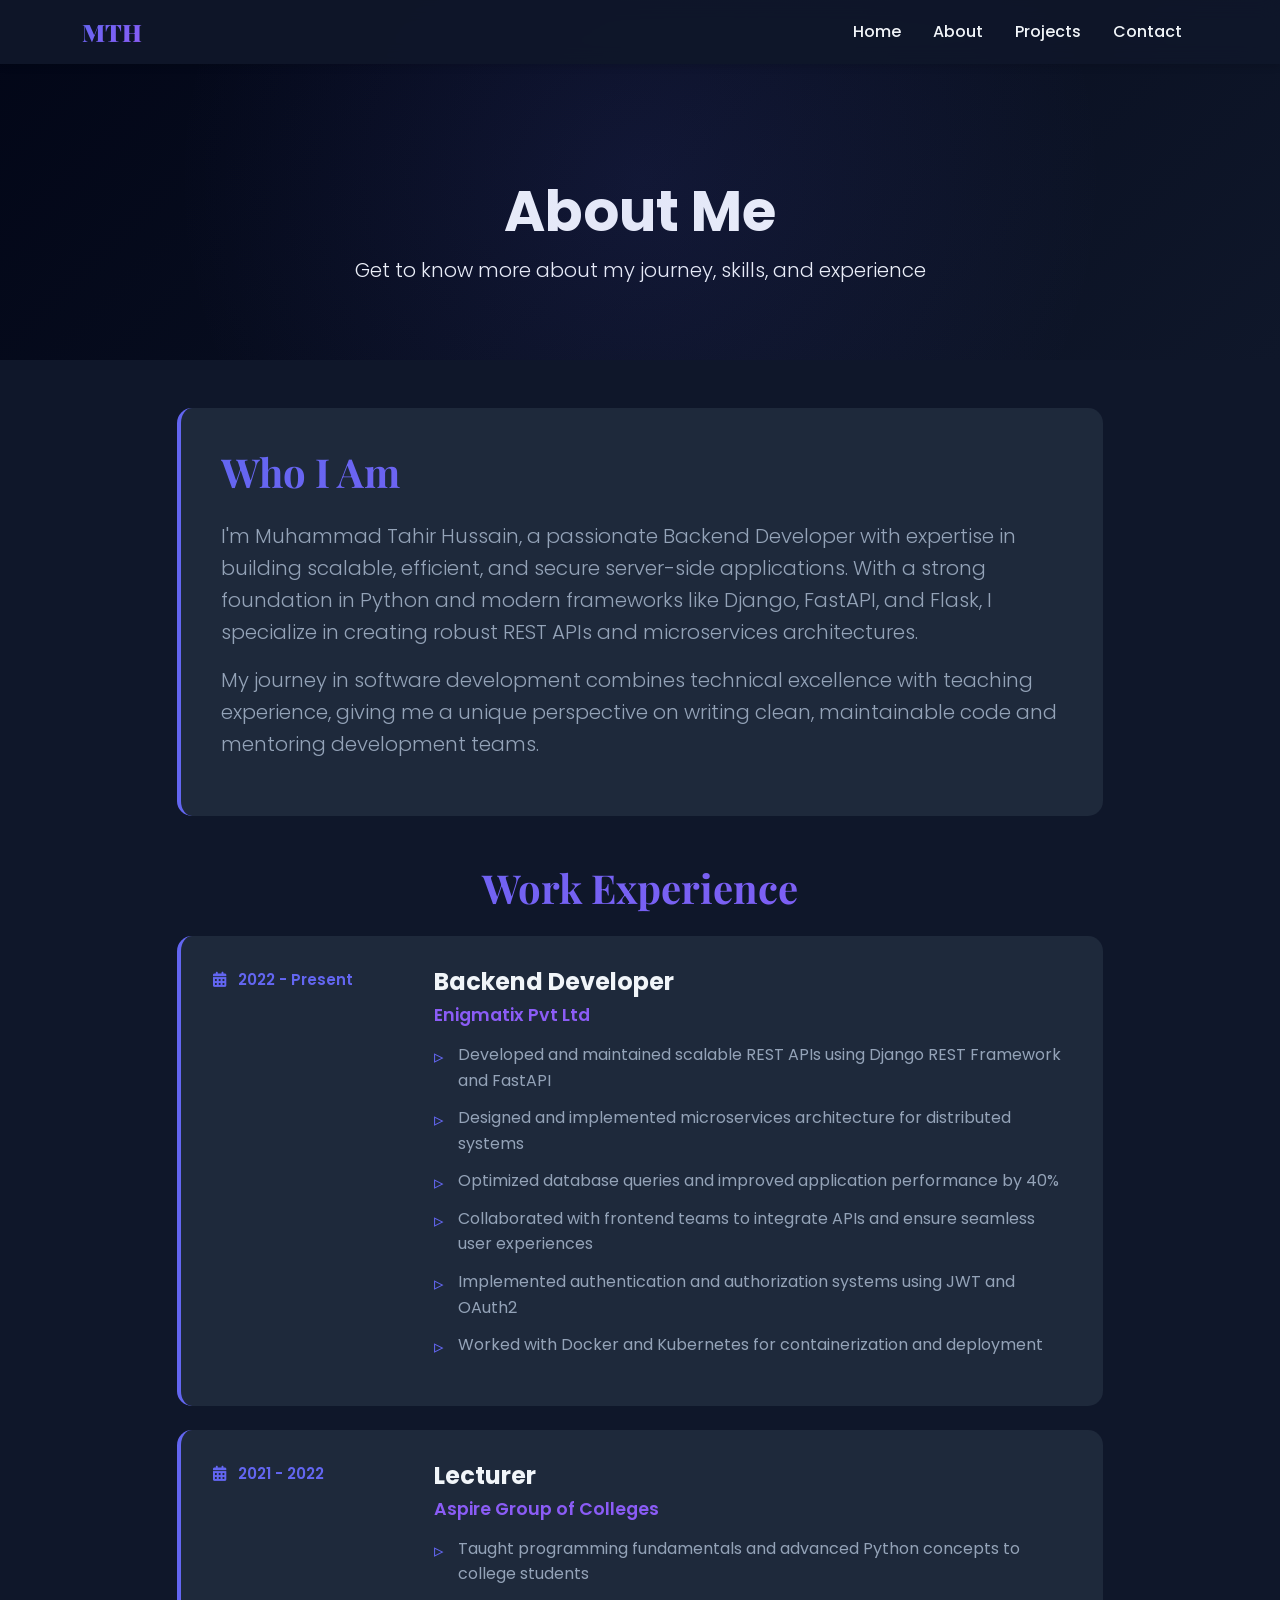
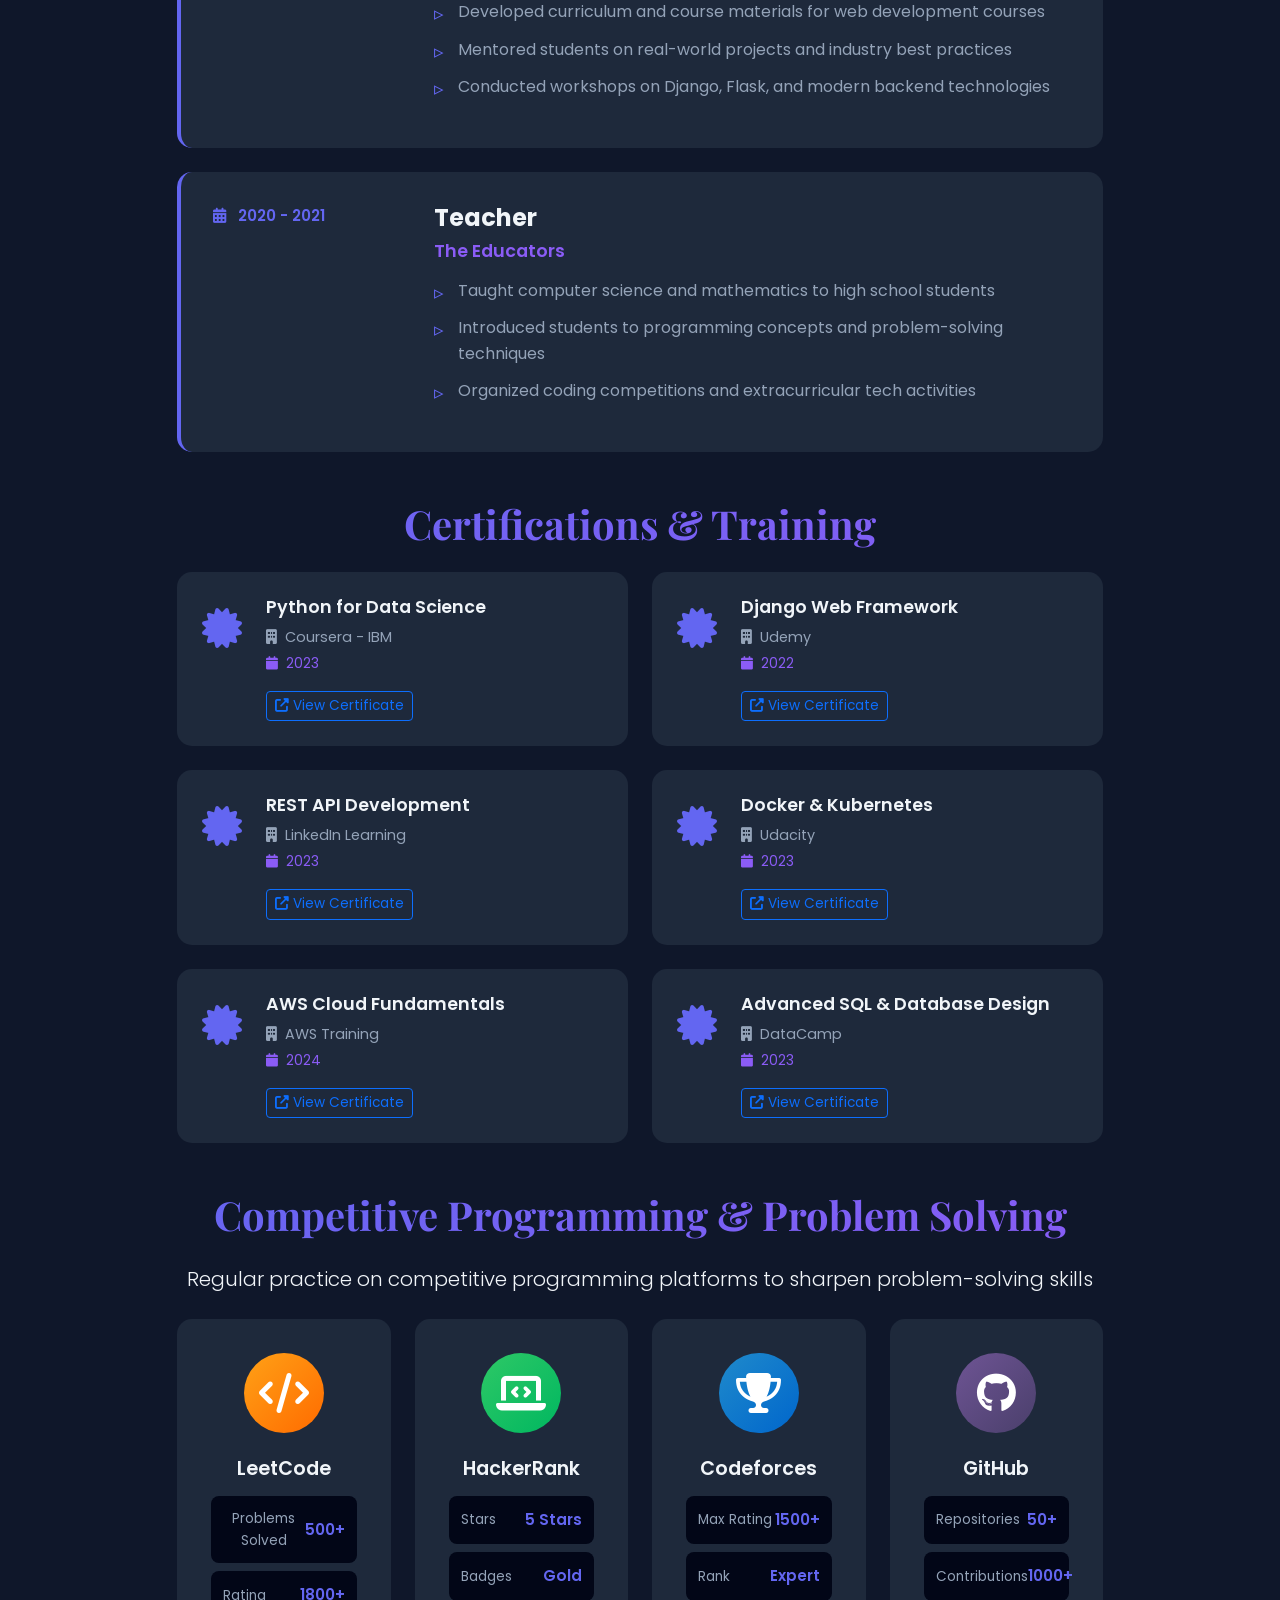
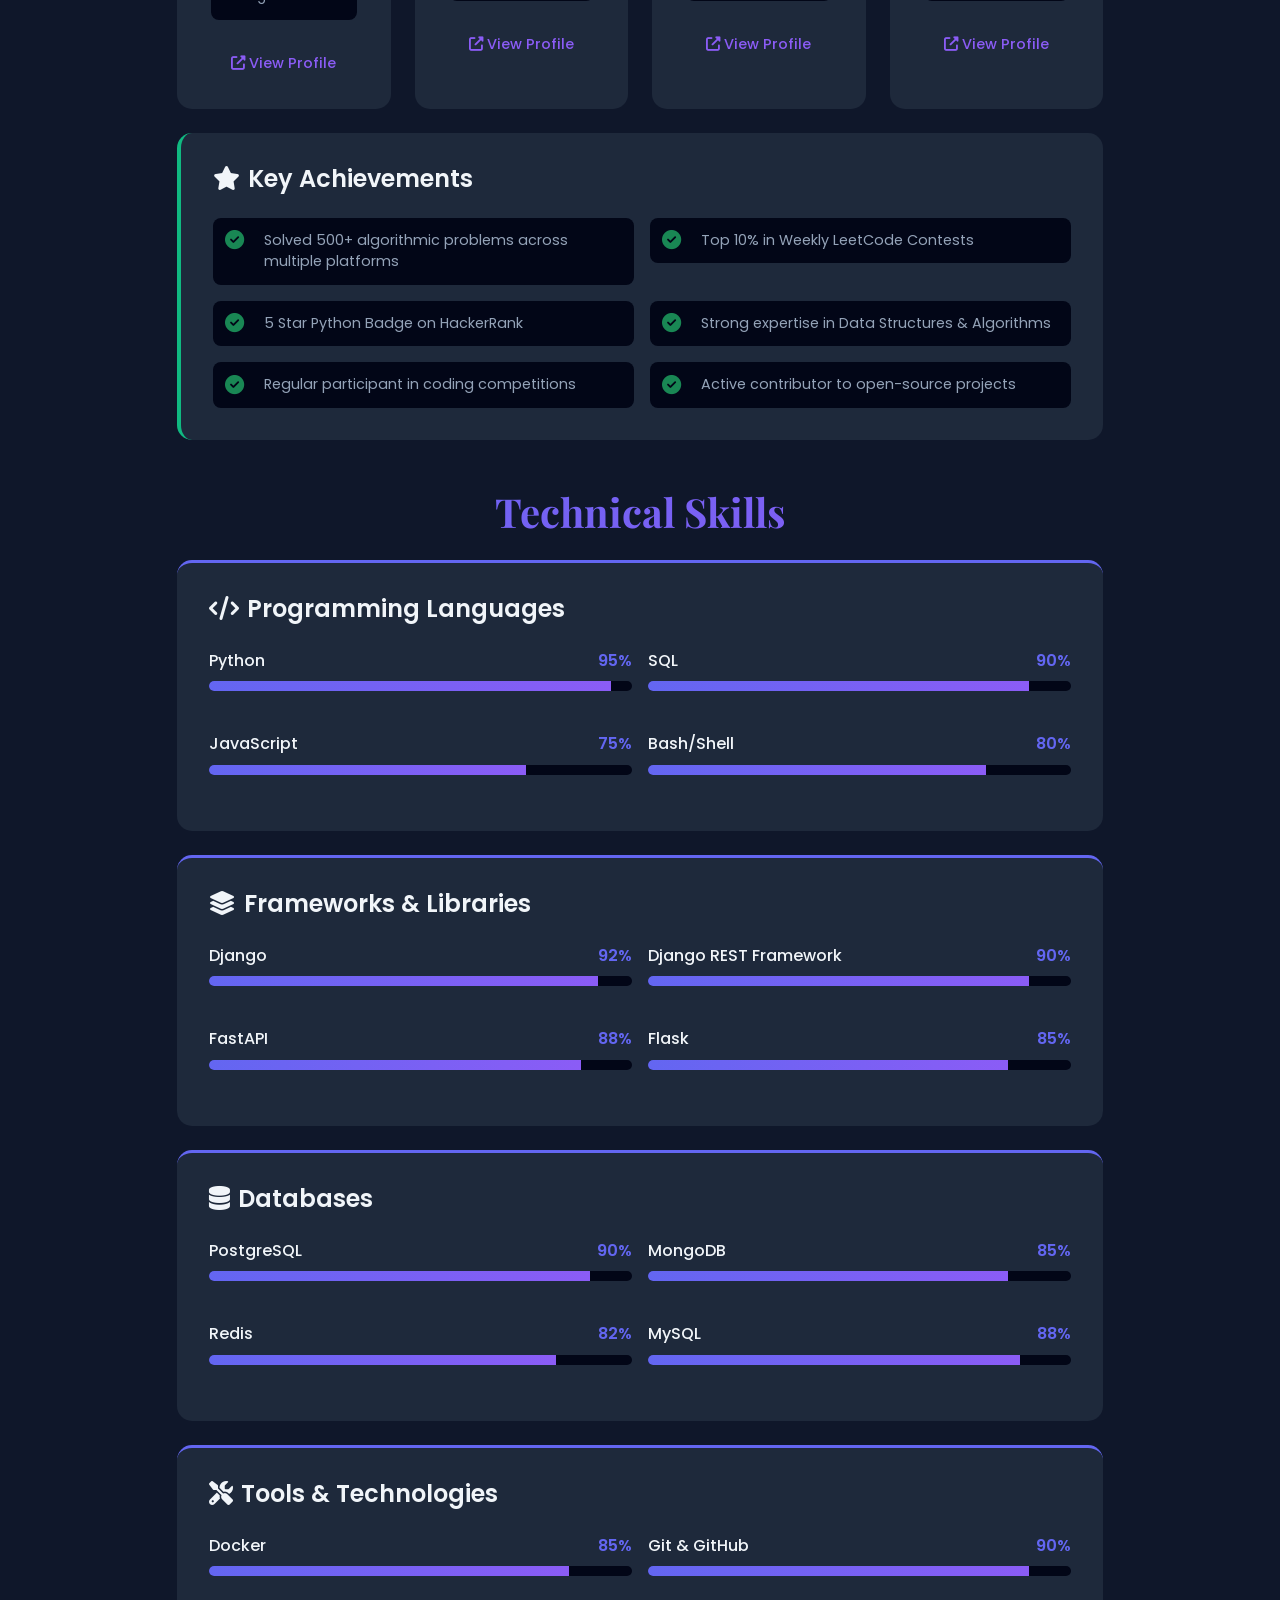
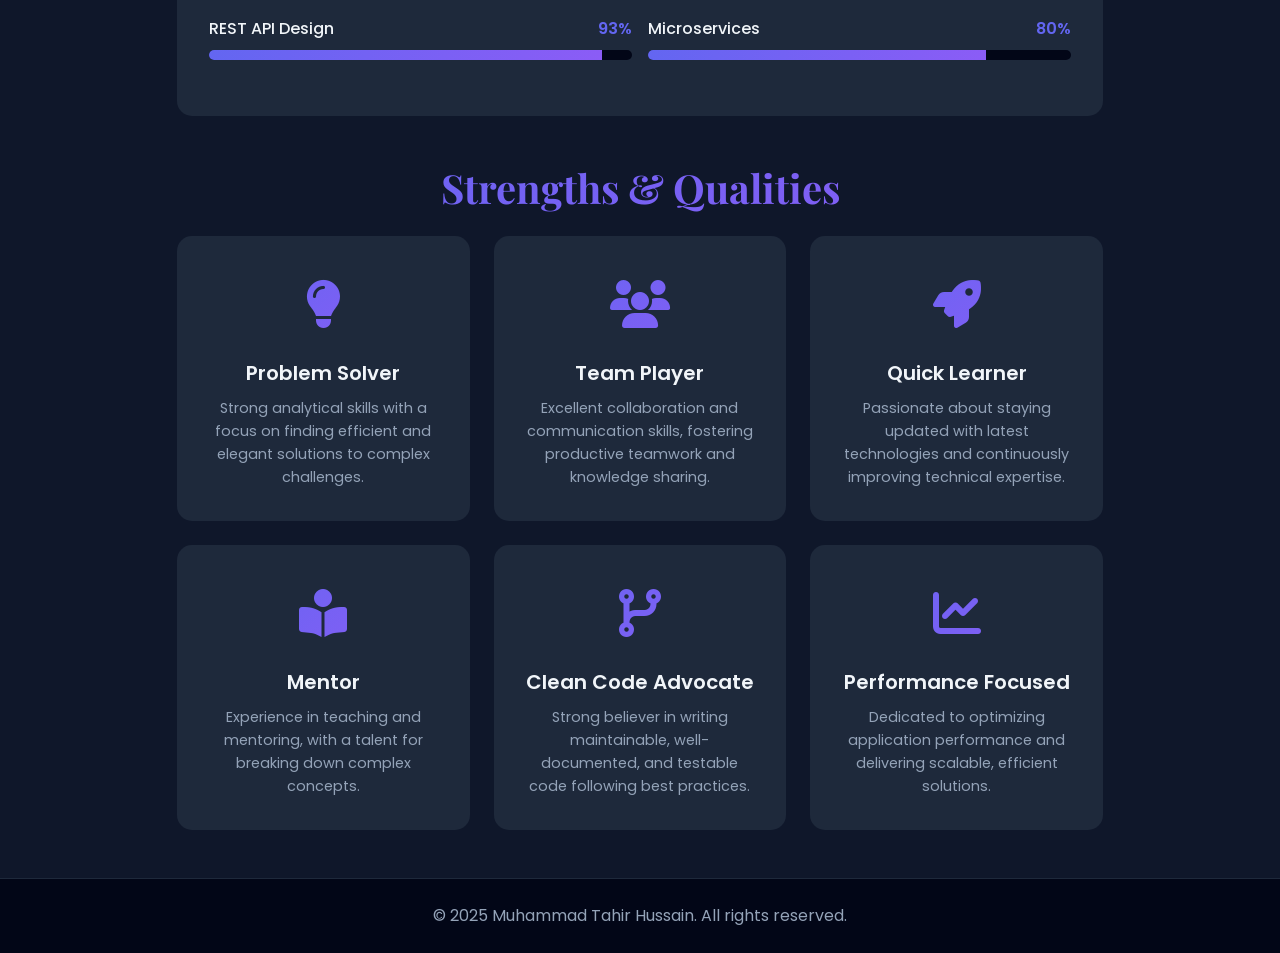
<file: pages/about.html>
<!DOCTYPE html>
<html lang="en">
<head>
    <meta charset="UTF-8">
    <meta name="viewport" content="width=device-width, initial-scale=1.0">
    <meta name="description" content="About Muhammad Tahir Hussain - Experienced Backend Developer with expertise in Python, Django, and FastAPI.">
    <meta name="keywords" content="Backend Developer, Python, Django, FastAPI, REST API, Muhammad Tahir Hussain">
    <title>About - Muhammad Tahir Hussain</title>

    <!-- Open Graph / Facebook -->
    <meta property="og:type" content="website">
    <meta property="og:url" content="https://yourdomain.com/about.html">
    <meta property="og:title" content="About - Muhammad Tahir Hussain">
    <meta property="og:description" content="Get to know more about my journey, skills, and experience as a Backend Developer.">
    <meta property="og:image" content="https://yourdomain.com/images/og-image.jpg">

    <!-- Favicon -->
    <link rel="icon" type="image/x-icon" href="favicon.ico">
    <meta name="theme-color" content="#6366f1">

    <!-- Bootstrap 5 CSS -->
    <link href="https://cdn.jsdelivr.net/npm/bootstrap@5.3.2/dist/css/bootstrap.min.css" rel="stylesheet">

    <!-- Font Awesome Icons -->
    <link rel="stylesheet" href="https://cdnjs.cloudflare.com/ajax/libs/font-awesome/6.4.2/css/all.min.css">

    <!-- Google Fonts -->
    <link href="https://fonts.googleapis.com/css2?family=Poppins:wght@300;400;500;600;700&family=Playfair+Display:wght@700;900&display=swap" rel="stylesheet">

    <!-- Custom CSS -->
    <link rel="stylesheet" href="../assets/css/style.css">
</head>
<body>

    <!-- Navigation -->
    <nav class="navbar navbar-expand-lg navbar-dark bg-dark fixed-top">
        <div class="container">
            <a class="navbar-brand" href="../index.html">
                <span class="brand-name">MTH</span>
            </a>
            <button class="navbar-toggler" type="button" data-bs-toggle="collapse" data-bs-target="#navbarNav">
                <span class="navbar-toggler-icon"></span>
            </button>
            <div class="collapse navbar-collapse" id="navbarNav">
                <ul class="navbar-nav ms-auto">
                    <li class="nav-item">
                        <a class="nav-link" href="../index.html">Home</a>
                    </li>
                    <li class="nav-item">
                        <a class="nav-link active" href="about.html">About</a>
                    </li>
                    <li class="nav-item">
                        <a class="nav-link" href="projects.html">Projects</a>
                    </li>
                    <li class="nav-item">
                        <a class="nav-link" href="contact.html">Contact</a>
                    </li>
                </ul>
            </div>
        </div>
    </nav>

    <!-- About Hero Section -->
    <section class="page-header d-flex align-items-center">
        <div class="container">
            <div class="row">
                <div class="col-12 text-center fade-in">
                    <h1 class="display-4 fw-bold">About Me</h1>
                    <p class="lead">Get to know more about my journey, skills, and experience</p>
                </div>
            </div>
        </div>
    </section>

    <!-- About Content Section -->
    <section class="about-section py-5">
        <div class="container">
            <!-- Introduction -->
            <div class="row mb-5 fade-in-up">
                <div class="col-lg-10 mx-auto">
                    <div class="about-intro">
                        <h2 class="section-title mb-4">Who I Am</h2>
                        <p class="lead">
                            I'm Muhammad Tahir Hussain, a passionate Backend Developer with expertise in building
                            scalable, efficient, and secure server-side applications. With a strong foundation in
                            Python and modern frameworks like Django, FastAPI, and Flask, I specialize in creating
                            robust REST APIs and microservices architectures.
                        </p>
                        <p class="lead">
                            My journey in software development combines technical excellence with teaching experience,
                            giving me a unique perspective on writing clean, maintainable code and mentoring development teams.
                        </p>
                    </div>
                </div>
            </div>

            <!-- Work Experience -->
            <div class="row mb-5">
                <div class="col-12">
                    <h2 class="section-title mb-4 text-center">Work Experience</h2>
                </div>
                <div class="col-lg-10 mx-auto">
                    <!-- Experience 1 -->
                    <div class="experience-card fade-in-up mb-4">
                        <div class="row">
                            <div class="col-md-3 mb-3 mb-md-0">
                                <div class="experience-year">
                                    <i class="fas fa-calendar-alt me-2"></i>
                                    2022 - Present
                                </div>
                            </div>
                            <div class="col-md-9">
                                <h4 class="experience-title">Backend Developer</h4>
                                <h5 class="experience-company">Enigmatix Pvt Ltd</h5>
                                <ul class="experience-details">
                                    <li>Developed and maintained scalable REST APIs using Django REST Framework and FastAPI</li>
                                    <li>Designed and implemented microservices architecture for distributed systems</li>
                                    <li>Optimized database queries and improved application performance by 40%</li>
                                    <li>Collaborated with frontend teams to integrate APIs and ensure seamless user experiences</li>
                                    <li>Implemented authentication and authorization systems using JWT and OAuth2</li>
                                    <li>Worked with Docker and Kubernetes for containerization and deployment</li>
                                </ul>
                            </div>
                        </div>
                    </div>

                    <!-- Experience 2 -->
                    <div class="experience-card fade-in-up mb-4">
                        <div class="row">
                            <div class="col-md-3 mb-3 mb-md-0">
                                <div class="experience-year">
                                    <i class="fas fa-calendar-alt me-2"></i>
                                    2021 - 2022
                                </div>
                            </div>
                            <div class="col-md-9">
                                <h4 class="experience-title">Lecturer</h4>
                                <h5 class="experience-company">Aspire Group of Colleges</h5>
                                <ul class="experience-details">
                                    <li>Taught programming fundamentals and advanced Python concepts to college students</li>
                                    <li>Developed curriculum and course materials for web development courses</li>
                                    <li>Mentored students on real-world projects and industry best practices</li>
                                    <li>Conducted workshops on Django, Flask, and modern backend technologies</li>
                                </ul>
                            </div>
                        </div>
                    </div>

                    <!-- Experience 3 -->
                    <div class="experience-card fade-in-up">
                        <div class="row">
                            <div class="col-md-3 mb-3 mb-md-0">
                                <div class="experience-year">
                                    <i class="fas fa-calendar-alt me-2"></i>
                                    2020 - 2021
                                </div>
                            </div>
                            <div class="col-md-9">
                                <h4 class="experience-title">Teacher</h4>
                                <h5 class="experience-company">The Educators</h5>
                                <ul class="experience-details">
                                    <li>Taught computer science and mathematics to high school students</li>
                                    <li>Introduced students to programming concepts and problem-solving techniques</li>
                                    <li>Organized coding competitions and extracurricular tech activities</li>
                                </ul>
                            </div>
                        </div>
                    </div>
                </div>
            </div>

            <!-- Certifications & Training -->
            <div class="row mb-5">
                <div class="col-12">
                    <h2 class="section-title mb-4 text-center">Certifications & Training</h2>
                </div>
                <div class="col-lg-10 mx-auto">
                    <div class="row g-4">
                        <!-- Certificate 1 -->
                        <div class="col-md-6 fade-in-up">
                            <div class="certificate-card">
                                <div class="certificate-icon">
                                    <i class="fas fa-certificate"></i>
                                </div>
                                <div class="certificate-content">
                                    <h5 class="certificate-title">Python for Data Science</h5>
                                    <p class="certificate-issuer"><i class="fas fa-building me-2"></i>Coursera - IBM</p>
                                    <p class="certificate-date"><i class="fas fa-calendar me-2"></i>2023</p>
                                    <a href="#" class="btn btn-sm btn-outline-primary certificate-link" target="_blank">
                                        <i class="fas fa-external-link-alt me-1"></i>View Certificate
                                    </a>
                                </div>
                            </div>
                        </div>

                        <!-- Certificate 2 -->
                        <div class="col-md-6 fade-in-up">
                            <div class="certificate-card">
                                <div class="certificate-icon">
                                    <i class="fas fa-certificate"></i>
                                </div>
                                <div class="certificate-content">
                                    <h5 class="certificate-title">Django Web Framework</h5>
                                    <p class="certificate-issuer"><i class="fas fa-building me-2"></i>Udemy</p>
                                    <p class="certificate-date"><i class="fas fa-calendar me-2"></i>2022</p>
                                    <a href="#" class="btn btn-sm btn-outline-primary certificate-link" target="_blank">
                                        <i class="fas fa-external-link-alt me-1"></i>View Certificate
                                    </a>
                                </div>
                            </div>
                        </div>

                        <!-- Certificate 3 -->
                        <div class="col-md-6 fade-in-up">
                            <div class="certificate-card">
                                <div class="certificate-icon">
                                    <i class="fas fa-certificate"></i>
                                </div>
                                <div class="certificate-content">
                                    <h5 class="certificate-title">REST API Development</h5>
                                    <p class="certificate-issuer"><i class="fas fa-building me-2"></i>LinkedIn Learning</p>
                                    <p class="certificate-date"><i class="fas fa-calendar me-2"></i>2023</p>
                                    <a href="#" class="btn btn-sm btn-outline-primary certificate-link" target="_blank">
                                        <i class="fas fa-external-link-alt me-1"></i>View Certificate
                                    </a>
                                </div>
                            </div>
                        </div>

                        <!-- Certificate 4 -->
                        <div class="col-md-6 fade-in-up">
                            <div class="certificate-card">
                                <div class="certificate-icon">
                                    <i class="fas fa-certificate"></i>
                                </div>
                                <div class="certificate-content">
                                    <h5 class="certificate-title">Docker & Kubernetes</h5>
                                    <p class="certificate-issuer"><i class="fas fa-building me-2"></i>Udacity</p>
                                    <p class="certificate-date"><i class="fas fa-calendar me-2"></i>2023</p>
                                    <a href="#" class="btn btn-sm btn-outline-primary certificate-link" target="_blank">
                                        <i class="fas fa-external-link-alt me-1"></i>View Certificate
                                    </a>
                                </div>
                            </div>
                        </div>

                        <!-- Certificate 5 -->
                        <div class="col-md-6 fade-in-up">
                            <div class="certificate-card">
                                <div class="certificate-icon">
                                    <i class="fas fa-certificate"></i>
                                </div>
                                <div class="certificate-content">
                                    <h5 class="certificate-title">AWS Cloud Fundamentals</h5>
                                    <p class="certificate-issuer"><i class="fas fa-building me-2"></i>AWS Training</p>
                                    <p class="certificate-date"><i class="fas fa-calendar me-2"></i>2024</p>
                                    <a href="#" class="btn btn-sm btn-outline-primary certificate-link" target="_blank">
                                        <i class="fas fa-external-link-alt me-1"></i>View Certificate
                                    </a>
                                </div>
                            </div>
                        </div>

                        <!-- Certificate 6 -->
                        <div class="col-md-6 fade-in-up">
                            <div class="certificate-card">
                                <div class="certificate-icon">
                                    <i class="fas fa-certificate"></i>
                                </div>
                                <div class="certificate-content">
                                    <h5 class="certificate-title">Advanced SQL & Database Design</h5>
                                    <p class="certificate-issuer"><i class="fas fa-building me-2"></i>DataCamp</p>
                                    <p class="certificate-date"><i class="fas fa-calendar me-2"></i>2023</p>
                                    <a href="#" class="btn btn-sm btn-outline-primary certificate-link" target="_blank">
                                        <i class="fas fa-external-link-alt me-1"></i>View Certificate
                                    </a>
                                </div>
                            </div>
                        </div>
                    </div>
                </div>
            </div>

            <!-- Competitive Programming & Problem Solving -->
            <div class="row mb-5">
                <div class="col-12">
                    <h2 class="section-title mb-4 text-center">Competitive Programming & Problem Solving</h2>
                    <p class="text-center lead mb-4">
                        Regular practice on competitive programming platforms to sharpen problem-solving skills
                    </p>
                </div>
                <div class="col-lg-10 mx-auto">
                    <div class="row g-4 mb-4">
                        <!-- LeetCode -->
                        <div class="col-md-6 col-lg-3 fade-in-up">
                            <a href="https://leetcode.com/yourusername" target="_blank" class="coding-platform-card text-decoration-none">
                                <div class="platform-icon leetcode">
                                    <i class="fas fa-code"></i>
                                </div>
                                <h5 class="platform-name">LeetCode</h5>
                                <div class="platform-stats">
                                    <div class="stat-item">
                                        <span class="stat-label">Problems Solved</span>
                                        <span class="stat-value">500+</span>
                                    </div>
                                    <div class="stat-item">
                                        <span class="stat-label">Rating</span>
                                        <span class="stat-value">1800+</span>
                                    </div>
                                </div>
                                <div class="platform-link">
                                    <i class="fas fa-external-link-alt"></i> View Profile
                                </div>
                            </a>
                        </div>

                        <!-- HackerRank -->
                        <div class="col-md-6 col-lg-3 fade-in-up">
                            <a href="https://www.hackerrank.com/yourusername" target="_blank" class="coding-platform-card text-decoration-none">
                                <div class="platform-icon hackerrank">
                                    <i class="fas fa-laptop-code"></i>
                                </div>
                                <h5 class="platform-name">HackerRank</h5>
                                <div class="platform-stats">
                                    <div class="stat-item">
                                        <span class="stat-label">Stars</span>
                                        <span class="stat-value">5 Stars</span>
                                    </div>
                                    <div class="stat-item">
                                        <span class="stat-label">Badges</span>
                                        <span class="stat-value">Gold</span>
                                    </div>
                                </div>
                                <div class="platform-link">
                                    <i class="fas fa-external-link-alt"></i> View Profile
                                </div>
                            </a>
                        </div>

                        <!-- CodeForces -->
                        <div class="col-md-6 col-lg-3 fade-in-up">
                            <a href="https://codeforces.com/profile/yourusername" target="_blank" class="coding-platform-card text-decoration-none">
                                <div class="platform-icon codeforces">
                                    <i class="fas fa-trophy"></i>
                                </div>
                                <h5 class="platform-name">Codeforces</h5>
                                <div class="platform-stats">
                                    <div class="stat-item">
                                        <span class="stat-label">Max Rating</span>
                                        <span class="stat-value">1500+</span>
                                    </div>
                                    <div class="stat-item">
                                        <span class="stat-label">Rank</span>
                                        <span class="stat-value">Expert</span>
                                    </div>
                                </div>
                                <div class="platform-link">
                                    <i class="fas fa-external-link-alt"></i> View Profile
                                </div>
                            </a>
                        </div>

                        <!-- GitHub -->
                        <div class="col-md-6 col-lg-3 fade-in-up">
                            <a href="https://github.com/tahirhussainswe" target="_blank" class="coding-platform-card text-decoration-none">
                                <div class="platform-icon github">
                                    <i class="fab fa-github"></i>
                                </div>
                                <h5 class="platform-name">GitHub</h5>
                                <div class="platform-stats">
                                    <div class="stat-item">
                                        <span class="stat-label">Repositories</span>
                                        <span class="stat-value">50+</span>
                                    </div>
                                    <div class="stat-item">
                                        <span class="stat-label">Contributions</span>
                                        <span class="stat-value">1000+</span>
                                    </div>
                                </div>
                                <div class="platform-link">
                                    <i class="fas fa-external-link-alt"></i> View Profile
                                </div>
                            </a>
                        </div>
                    </div>

                    <!-- Problem Solving Achievements -->
                    <div class="problem-solving-highlights fade-in-up">
                        <h4 class="mb-4"><i class="fas fa-star me-2"></i>Key Achievements</h4>
                        <div class="row g-3">
                            <div class="col-md-6">
                                <div class="achievement-item">
                                    <i class="fas fa-check-circle text-success me-2"></i>
                                    <span>Solved 500+ algorithmic problems across multiple platforms</span>
                                </div>
                            </div>
                            <div class="col-md-6">
                                <div class="achievement-item">
                                    <i class="fas fa-check-circle text-success me-2"></i>
                                    <span>Top 10% in Weekly LeetCode Contests</span>
                                </div>
                            </div>
                            <div class="col-md-6">
                                <div class="achievement-item">
                                    <i class="fas fa-check-circle text-success me-2"></i>
                                    <span>5 Star Python Badge on HackerRank</span>
                                </div>
                            </div>
                            <div class="col-md-6">
                                <div class="achievement-item">
                                    <i class="fas fa-check-circle text-success me-2"></i>
                                    <span>Strong expertise in Data Structures & Algorithms</span>
                                </div>
                            </div>
                            <div class="col-md-6">
                                <div class="achievement-item">
                                    <i class="fas fa-check-circle text-success me-2"></i>
                                    <span>Regular participant in coding competitions</span>
                                </div>
                            </div>
                            <div class="col-md-6">
                                <div class="achievement-item">
                                    <i class="fas fa-check-circle text-success me-2"></i>
                                    <span>Active contributor to open-source projects</span>
                                </div>
                            </div>
                        </div>
                    </div>
                </div>
            </div>

            <!-- Technical Skills -->
            <div class="row mb-5">
                <div class="col-12">
                    <h2 class="section-title mb-4 text-center">Technical Skills</h2>
                </div>
                <div class="col-lg-10 mx-auto">
                    <!-- Languages -->
                    <div class="skill-category fade-in-up mb-4">
                        <h4 class="skill-category-title">
                            <i class="fas fa-code me-2"></i>Programming Languages
                        </h4>
                        <div class="row g-3">
                            <div class="col-md-6">
                                <div class="skill-item">
                                    <div class="d-flex justify-content-between mb-2">
                                        <span class="skill-name">Python</span>
                                        <span class="skill-percentage">95%</span>
                                    </div>
                                    <div class="progress">
                                        <div class="progress-bar" role="progressbar" style="width: 95%" aria-valuenow="95" aria-valuemin="0" aria-valuemax="100"></div>
                                    </div>
                                </div>
                            </div>
                            <div class="col-md-6">
                                <div class="skill-item">
                                    <div class="d-flex justify-content-between mb-2">
                                        <span class="skill-name">SQL</span>
                                        <span class="skill-percentage">90%</span>
                                    </div>
                                    <div class="progress">
                                        <div class="progress-bar" role="progressbar" style="width: 90%" aria-valuenow="90" aria-valuemin="0" aria-valuemax="100"></div>
                                    </div>
                                </div>
                            </div>
                            <div class="col-md-6">
                                <div class="skill-item">
                                    <div class="d-flex justify-content-between mb-2">
                                        <span class="skill-name">JavaScript</span>
                                        <span class="skill-percentage">75%</span>
                                    </div>
                                    <div class="progress">
                                        <div class="progress-bar" role="progressbar" style="width: 75%" aria-valuenow="75" aria-valuemin="0" aria-valuemax="100"></div>
                                    </div>
                                </div>
                            </div>
                            <div class="col-md-6">
                                <div class="skill-item">
                                    <div class="d-flex justify-content-between mb-2">
                                        <span class="skill-name">Bash/Shell</span>
                                        <span class="skill-percentage">80%</span>
                                    </div>
                                    <div class="progress">
                                        <div class="progress-bar" role="progressbar" style="width: 80%" aria-valuenow="80" aria-valuemin="0" aria-valuemax="100"></div>
                                    </div>
                                </div>
                            </div>
                        </div>
                    </div>

                    <!-- Frameworks -->
                    <div class="skill-category fade-in-up mb-4">
                        <h4 class="skill-category-title">
                            <i class="fas fa-layer-group me-2"></i>Frameworks & Libraries
                        </h4>
                        <div class="row g-3">
                            <div class="col-md-6">
                                <div class="skill-item">
                                    <div class="d-flex justify-content-between mb-2">
                                        <span class="skill-name">Django</span>
                                        <span class="skill-percentage">92%</span>
                                    </div>
                                    <div class="progress">
                                        <div class="progress-bar" role="progressbar" style="width: 92%" aria-valuenow="92" aria-valuemin="0" aria-valuemax="100"></div>
                                    </div>
                                </div>
                            </div>
                            <div class="col-md-6">
                                <div class="skill-item">
                                    <div class="d-flex justify-content-between mb-2">
                                        <span class="skill-name">Django REST Framework</span>
                                        <span class="skill-percentage">90%</span>
                                    </div>
                                    <div class="progress">
                                        <div class="progress-bar" role="progressbar" style="width: 90%" aria-valuenow="90" aria-valuemin="0" aria-valuemax="100"></div>
                                    </div>
                                </div>
                            </div>
                            <div class="col-md-6">
                                <div class="skill-item">
                                    <div class="d-flex justify-content-between mb-2">
                                        <span class="skill-name">FastAPI</span>
                                        <span class="skill-percentage">88%</span>
                                    </div>
                                    <div class="progress">
                                        <div class="progress-bar" role="progressbar" style="width: 88%" aria-valuenow="88" aria-valuemin="0" aria-valuemax="100"></div>
                                    </div>
                                </div>
                            </div>
                            <div class="col-md-6">
                                <div class="skill-item">
                                    <div class="d-flex justify-content-between mb-2">
                                        <span class="skill-name">Flask</span>
                                        <span class="skill-percentage">85%</span>
                                    </div>
                                    <div class="progress">
                                        <div class="progress-bar" role="progressbar" style="width: 85%" aria-valuenow="85" aria-valuemin="0" aria-valuemax="100"></div>
                                    </div>
                                </div>
                            </div>
                        </div>
                    </div>

                    <!-- Databases -->
                    <div class="skill-category fade-in-up mb-4">
                        <h4 class="skill-category-title">
                            <i class="fas fa-database me-2"></i>Databases
                        </h4>
                        <div class="row g-3">
                            <div class="col-md-6">
                                <div class="skill-item">
                                    <div class="d-flex justify-content-between mb-2">
                                        <span class="skill-name">PostgreSQL</span>
                                        <span class="skill-percentage">90%</span>
                                    </div>
                                    <div class="progress">
                                        <div class="progress-bar" role="progressbar" style="width: 90%" aria-valuenow="90" aria-valuemin="0" aria-valuemax="100"></div>
                                    </div>
                                </div>
                            </div>
                            <div class="col-md-6">
                                <div class="skill-item">
                                    <div class="d-flex justify-content-between mb-2">
                                        <span class="skill-name">MongoDB</span>
                                        <span class="skill-percentage">85%</span>
                                    </div>
                                    <div class="progress">
                                        <div class="progress-bar" role="progressbar" style="width: 85%" aria-valuenow="85" aria-valuemin="0" aria-valuemax="100"></div>
                                    </div>
                                </div>
                            </div>
                            <div class="col-md-6">
                                <div class="skill-item">
                                    <div class="d-flex justify-content-between mb-2">
                                        <span class="skill-name">Redis</span>
                                        <span class="skill-percentage">82%</span>
                                    </div>
                                    <div class="progress">
                                        <div class="progress-bar" role="progressbar" style="width: 82%" aria-valuenow="82" aria-valuemin="0" aria-valuemax="100"></div>
                                    </div>
                                </div>
                            </div>
                            <div class="col-md-6">
                                <div class="skill-item">
                                    <div class="d-flex justify-content-between mb-2">
                                        <span class="skill-name">MySQL</span>
                                        <span class="skill-percentage">88%</span>
                                    </div>
                                    <div class="progress">
                                        <div class="progress-bar" role="progressbar" style="width: 88%" aria-valuenow="88" aria-valuemin="0" aria-valuemax="100"></div>
                                    </div>
                                </div>
                            </div>
                        </div>
                    </div>

                    <!-- Tools & Technologies -->
                    <div class="skill-category fade-in-up">
                        <h4 class="skill-category-title">
                            <i class="fas fa-tools me-2"></i>Tools & Technologies
                        </h4>
                        <div class="row g-3">
                            <div class="col-md-6">
                                <div class="skill-item">
                                    <div class="d-flex justify-content-between mb-2">
                                        <span class="skill-name">Docker</span>
                                        <span class="skill-percentage">85%</span>
                                    </div>
                                    <div class="progress">
                                        <div class="progress-bar" role="progressbar" style="width: 85%" aria-valuenow="85" aria-valuemin="0" aria-valuemax="100"></div>
                                    </div>
                                </div>
                            </div>
                            <div class="col-md-6">
                                <div class="skill-item">
                                    <div class="d-flex justify-content-between mb-2">
                                        <span class="skill-name">Git & GitHub</span>
                                        <span class="skill-percentage">90%</span>
                                    </div>
                                    <div class="progress">
                                        <div class="progress-bar" role="progressbar" style="width: 90%" aria-valuenow="90" aria-valuemin="0" aria-valuemax="100"></div>
                                    </div>
                                </div>
                            </div>
                            <div class="col-md-6">
                                <div class="skill-item">
                                    <div class="d-flex justify-content-between mb-2">
                                        <span class="skill-name">REST API Design</span>
                                        <span class="skill-percentage">93%</span>
                                    </div>
                                    <div class="progress">
                                        <div class="progress-bar" role="progressbar" style="width: 93%" aria-valuenow="93" aria-valuemin="0" aria-valuemax="100"></div>
                                    </div>
                                </div>
                            </div>
                            <div class="col-md-6">
                                <div class="skill-item">
                                    <div class="d-flex justify-content-between mb-2">
                                        <span class="skill-name">Microservices</span>
                                        <span class="skill-percentage">80%</span>
                                    </div>
                                    <div class="progress">
                                        <div class="progress-bar" role="progressbar" style="width: 80%" aria-valuenow="80" aria-valuemin="0" aria-valuemax="100"></div>
                                    </div>
                                </div>
                            </div>
                        </div>
                    </div>
                </div>
            </div>

            <!-- Strengths & Personal Qualities -->
            <div class="row">
                <div class="col-12">
                    <h2 class="section-title mb-4 text-center">Strengths & Qualities</h2>
                </div>
                <div class="col-lg-10 mx-auto">
                    <div class="row g-4">
                        <div class="col-md-4 fade-in-up">
                            <div class="quality-card text-center">
                                <div class="quality-icon">
                                    <i class="fas fa-lightbulb"></i>
                                </div>
                                <h5>Problem Solver</h5>
                                <p>Strong analytical skills with a focus on finding efficient and elegant solutions to complex challenges.</p>
                            </div>
                        </div>
                        <div class="col-md-4 fade-in-up">
                            <div class="quality-card text-center">
                                <div class="quality-icon">
                                    <i class="fas fa-users"></i>
                                </div>
                                <h5>Team Player</h5>
                                <p>Excellent collaboration and communication skills, fostering productive teamwork and knowledge sharing.</p>
                            </div>
                        </div>
                        <div class="col-md-4 fade-in-up">
                            <div class="quality-card text-center">
                                <div class="quality-icon">
                                    <i class="fas fa-rocket"></i>
                                </div>
                                <h5>Quick Learner</h5>
                                <p>Passionate about staying updated with latest technologies and continuously improving technical expertise.</p>
                            </div>
                        </div>
                        <div class="col-md-4 fade-in-up">
                            <div class="quality-card text-center">
                                <div class="quality-icon">
                                    <i class="fas fa-book-reader"></i>
                                </div>
                                <h5>Mentor</h5>
                                <p>Experience in teaching and mentoring, with a talent for breaking down complex concepts.</p>
                            </div>
                        </div>
                        <div class="col-md-4 fade-in-up">
                            <div class="quality-card text-center">
                                <div class="quality-icon">
                                    <i class="fas fa-code-branch"></i>
                                </div>
                                <h5>Clean Code Advocate</h5>
                                <p>Strong believer in writing maintainable, well-documented, and testable code following best practices.</p>
                            </div>
                        </div>
                        <div class="col-md-4 fade-in-up">
                            <div class="quality-card text-center">
                                <div class="quality-icon">
                                    <i class="fas fa-chart-line"></i>
                                </div>
                                <h5>Performance Focused</h5>
                                <p>Dedicated to optimizing application performance and delivering scalable, efficient solutions.</p>
                            </div>
                        </div>
                    </div>
                </div>
            </div>
        </div>
    </section>

    <!-- Footer -->
    <footer class="footer text-center py-4">
        <div class="container">
            <p class="mb-0">&copy; 2025 Muhammad Tahir Hussain. All rights reserved.</p>
        </div>
    </footer>

    <!-- Bootstrap JS -->
    <script src="https://cdn.jsdelivr.net/npm/bootstrap@5.3.2/dist/js/bootstrap.bundle.min.js"></script>

    <!-- Custom JS -->
    <script src="../assets/js/script.js"></script>
</body>
</html>
</file>
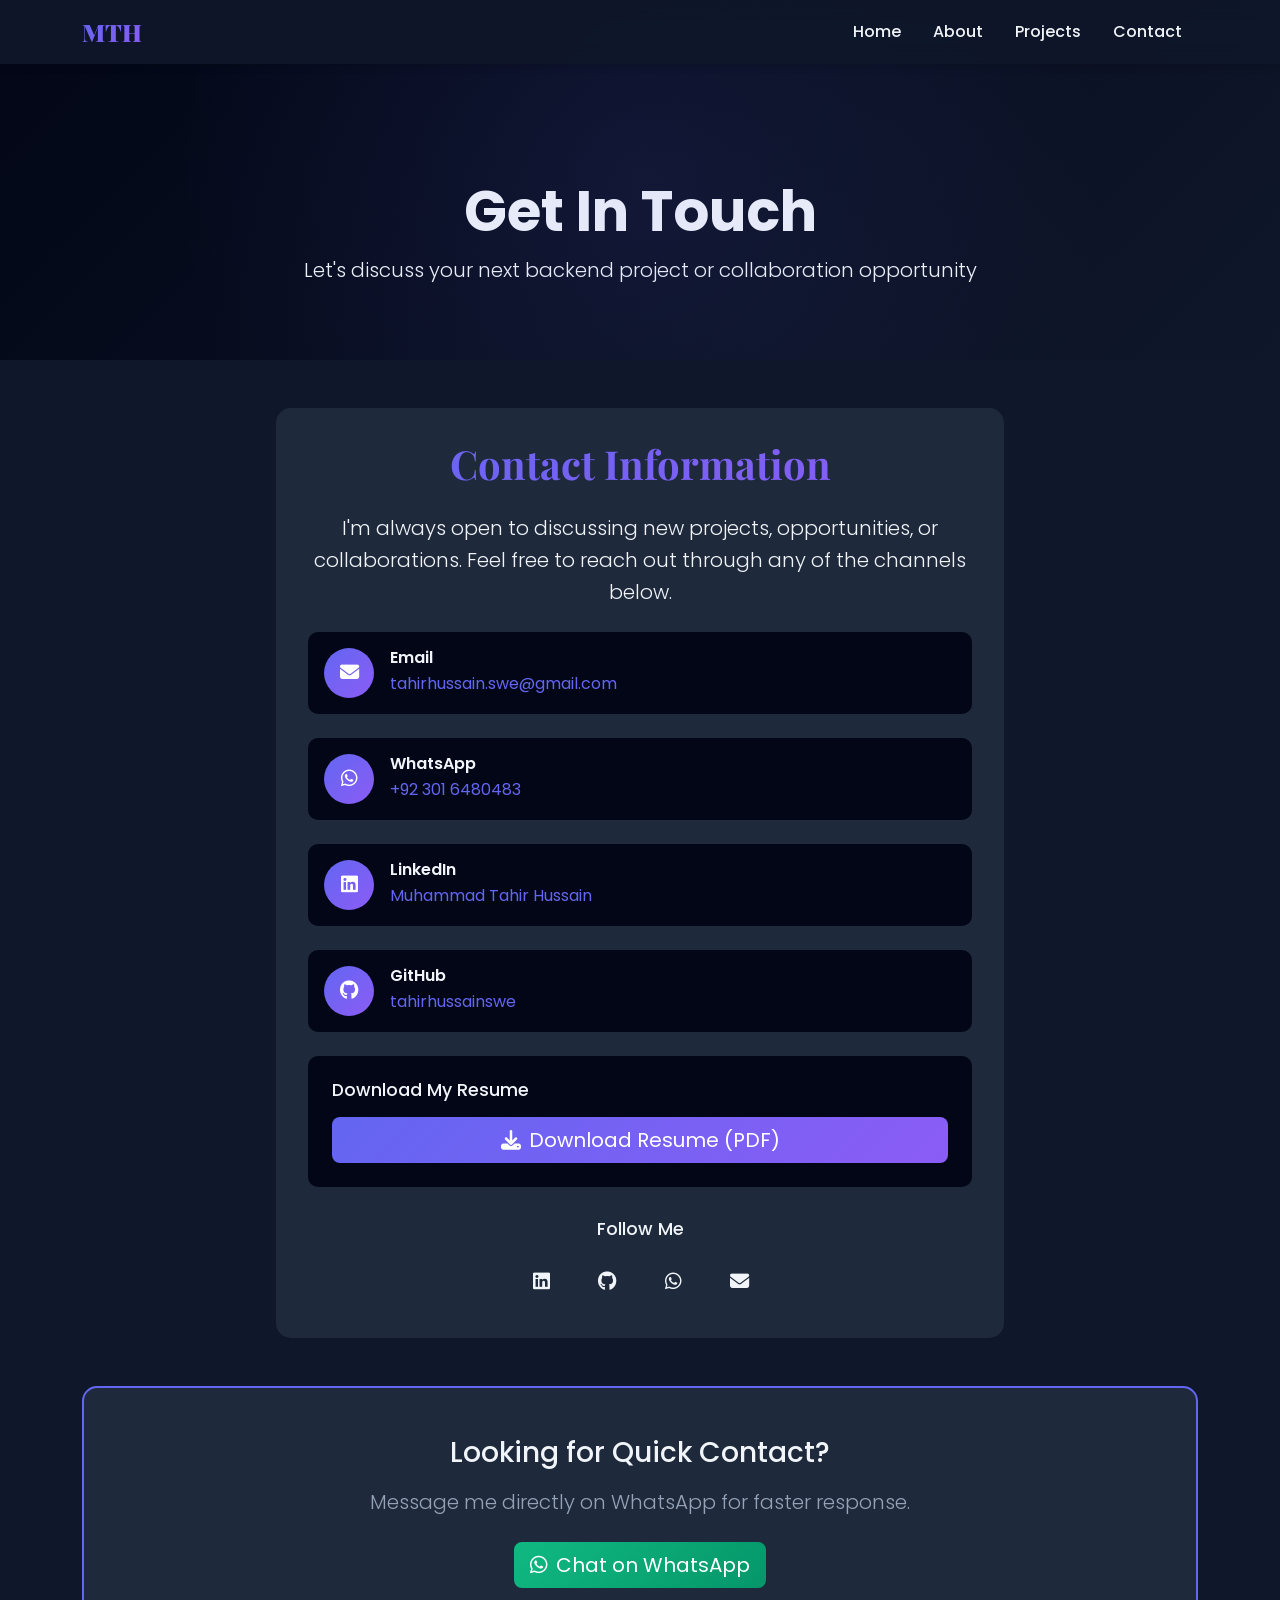
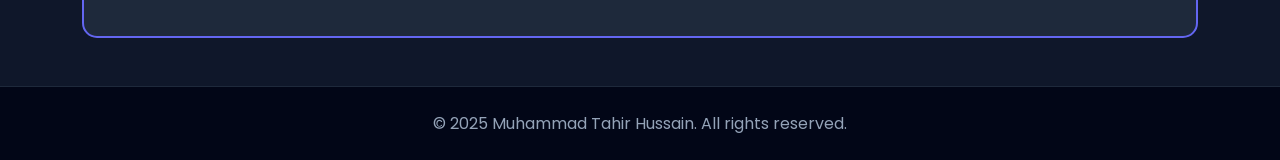
<file: pages/contact.html>
<!DOCTYPE html>
<html lang="en">
<head>
    <meta charset="UTF-8">
    <meta name="viewport" content="width=device-width, initial-scale=1.0">
    <meta name="description" content="Contact Muhammad Tahir Hussain - Get in touch for backend development opportunities and collaborations.">
    <meta name="keywords" content="Contact, Backend Developer, Muhammad Tahir Hussain, Hire Developer">
    <title>Contact - Muhammad Tahir Hussain</title>

    <!-- Open Graph / Facebook -->
    <meta property="og:type" content="website">
    <meta property="og:url" content="https://yourdomain.com/contact.html">
    <meta property="og:title" content="Contact - Muhammad Tahir Hussain">
    <meta property="og:description" content="Get in touch for backend development opportunities and collaborations.">
    <meta property="og:image" content="https://yourdomain.com/images/og-image.jpg">

    <!-- Favicon -->
    <link rel="icon" type="image/x-icon" href="favicon.ico">
    <meta name="theme-color" content="#6366f1">

    <!-- Bootstrap 5 CSS -->
    <link href="https://cdn.jsdelivr.net/npm/bootstrap@5.3.2/dist/css/bootstrap.min.css" rel="stylesheet">

    <!-- Font Awesome Icons -->
    <link rel="stylesheet" href="https://cdnjs.cloudflare.com/ajax/libs/font-awesome/6.4.2/css/all.min.css">

    <!-- Google Fonts -->
    <link href="https://fonts.googleapis.com/css2?family=Poppins:wght@300;400;500;600;700&family=Playfair+Display:wght@700;900&display=swap" rel="stylesheet">

    <!-- Custom CSS -->
    <link rel="stylesheet" href="../assets/css/style.css">
</head>
<body>

    <!-- Navigation -->
    <nav class="navbar navbar-expand-lg navbar-dark bg-dark fixed-top">
        <div class="container">
            <a class="navbar-brand" href="../index.html">
                <span class="brand-name">MTH</span>
            </a>
            <button class="navbar-toggler" type="button" data-bs-toggle="collapse" data-bs-target="#navbarNav">
                <span class="navbar-toggler-icon"></span>
            </button>
            <div class="collapse navbar-collapse" id="navbarNav">
                <ul class="navbar-nav ms-auto">
                    <li class="nav-item">
                        <a class="nav-link" href="../index.html">Home</a>
                    </li>
                    <li class="nav-item">
                        <a class="nav-link" href="about.html">About</a>
                    </li>
                    <li class="nav-item">
                        <a class="nav-link" href="projects.html">Projects</a>
                    </li>
                    <li class="nav-item">
                        <a class="nav-link" href="contact.html">Contact</a>
                    </li>
                </ul>
            </div>
        </div>
    </nav>

    <!-- Contact Hero Section -->
    <section class="page-header d-flex align-items-center">
        <div class="container">
            <div class="row">
                <div class="col-12 text-center fade-in">
                    <h1 class="display-4 fw-bold">Get In Touch</h1>
                    <p class="lead">Let's discuss your next backend project or collaboration opportunity</p>
                </div>
            </div>
        </div>
    </section>

    <!-- Contact Section -->
    <section class="contact-section py-5">
        <div class="container">
            <div class="row g-5">
                <!-- Contact Information -->
                <div class="col-lg-8 mx-auto fade-in-up">
                    <div class="contact-info">
                        <h2 class="section-title mb-4 text-center">Contact Information</h2>
                        <p class="lead mb-4 text-center">
                            I'm always open to discussing new projects, opportunities, or collaborations.
                            Feel free to reach out through any of the channels below.
                        </p>

                        <div class="contact-details mb-4">
                            <div class="contact-item">
                                <div class="contact-icon">
                                    <i class="fas fa-envelope"></i>
                                </div>
                                <div class="contact-text">
                                    <h5>Email</h5>
                                    <a href="mailto:tahirhussain.swe@gmail.com">tahirhussain.swe@gmail.com</a>
                                </div>
                            </div>

                            <div class="contact-item">
                                <div class="contact-icon">
                                    <i class="fab fa-whatsapp"></i>
                                </div>
                                <div class="contact-text">
                                    <h5>WhatsApp</h5>
                                    <a href="https://wa.me/923016480483" target="_blank">+92 301 6480483</a>
                                </div>
                            </div>

                            <div class="contact-item">
                                <div class="contact-icon">
                                    <i class="fab fa-linkedin"></i>
                                </div>
                                <div class="contact-text">
                                    <h5>LinkedIn</h5>
                                    <a href="https://linkedin.com/in/muhammadtahirhussain" target="_blank">Muhammad Tahir Hussain</a>
                                </div>
                            </div>

                            <div class="contact-item">
                                <div class="contact-icon">
                                    <i class="fab fa-github"></i>
                                </div>
                                <div class="contact-text">
                                    <h5>GitHub</h5>
                                    <a href="https://github.com/tahirhussainswe" target="_blank">tahirhussainswe</a>
                                </div>
                            </div>
                        </div>

                        <!-- Download Resume -->
                        <div class="resume-download">
                            <h4 class="mb-3">Download My Resume</h4>
                            <a href="https://drive.google.com/file/d/13_sDiMFL4QtkbsVauegfoHY775DWr8zy/view?usp=drive_link" target="_blank" class="btn btn-primary btn-lg w-100">
                                <i class="fas fa-download me-2"></i>Download Resume (PDF)
                            </a>
                        </div>

                        <!-- Social Links -->
                        <div class="social-links-section mt-4 text-center">
                            <h4 class="mb-3">Follow Me</h4>
                            <div class="social-links justify-content-center">
                                <a href="https://linkedin.com/in/muhammadtahirhussain" target="_blank" class="social-icon" title="LinkedIn">
                                    <i class="fab fa-linkedin"></i>
                                </a>
                                <a href="https://github.com/tahirhussainswe" target="_blank" class="social-icon" title="GitHub">
                                    <i class="fab fa-github"></i>
                                </a>
                                <a href="https://wa.me/923016480483" target="_blank" class="social-icon" title="WhatsApp">
                                    <i class="fab fa-whatsapp"></i>
                                </a>
                                <a href="mailto:tahirhussain.swe@gmail.com" class="social-icon" title="Email">
                                    <i class="fas fa-envelope"></i>
                                </a>
                            </div>
                        </div>
                    </div>
                </div>
            </div>

            <!-- Additional CTA -->
            <div class="row mt-5">
                <div class="col-12 text-center fade-in-up">
                    <div class="cta-box">
                        <h3 class="mb-3">Looking for Quick Contact?</h3>
                        <p class="lead mb-4">Message me directly on WhatsApp for faster response.</p>
                        <a href="https://wa.me/923016480483" target="_blank" class="btn btn-success btn-lg">
                            <i class="fab fa-whatsapp me-2"></i>Chat on WhatsApp
                        </a>
                    </div>
                </div>
            </div>
        </div>
    </section>

    <!-- Footer -->
    <footer class="footer text-center py-4">
        <div class="container">
            <p class="mb-0">&copy; 2025 Muhammad Tahir Hussain. All rights reserved.</p>
        </div>
    </footer>

    <!-- Bootstrap JS -->
    <script src="https://cdn.jsdelivr.net/npm/bootstrap@5.3.2/dist/js/bootstrap.bundle.min.js"></script>

    <!-- Custom JS -->
    <script src="../assets/js/script.js"></script>
</body>
</html>
</file>
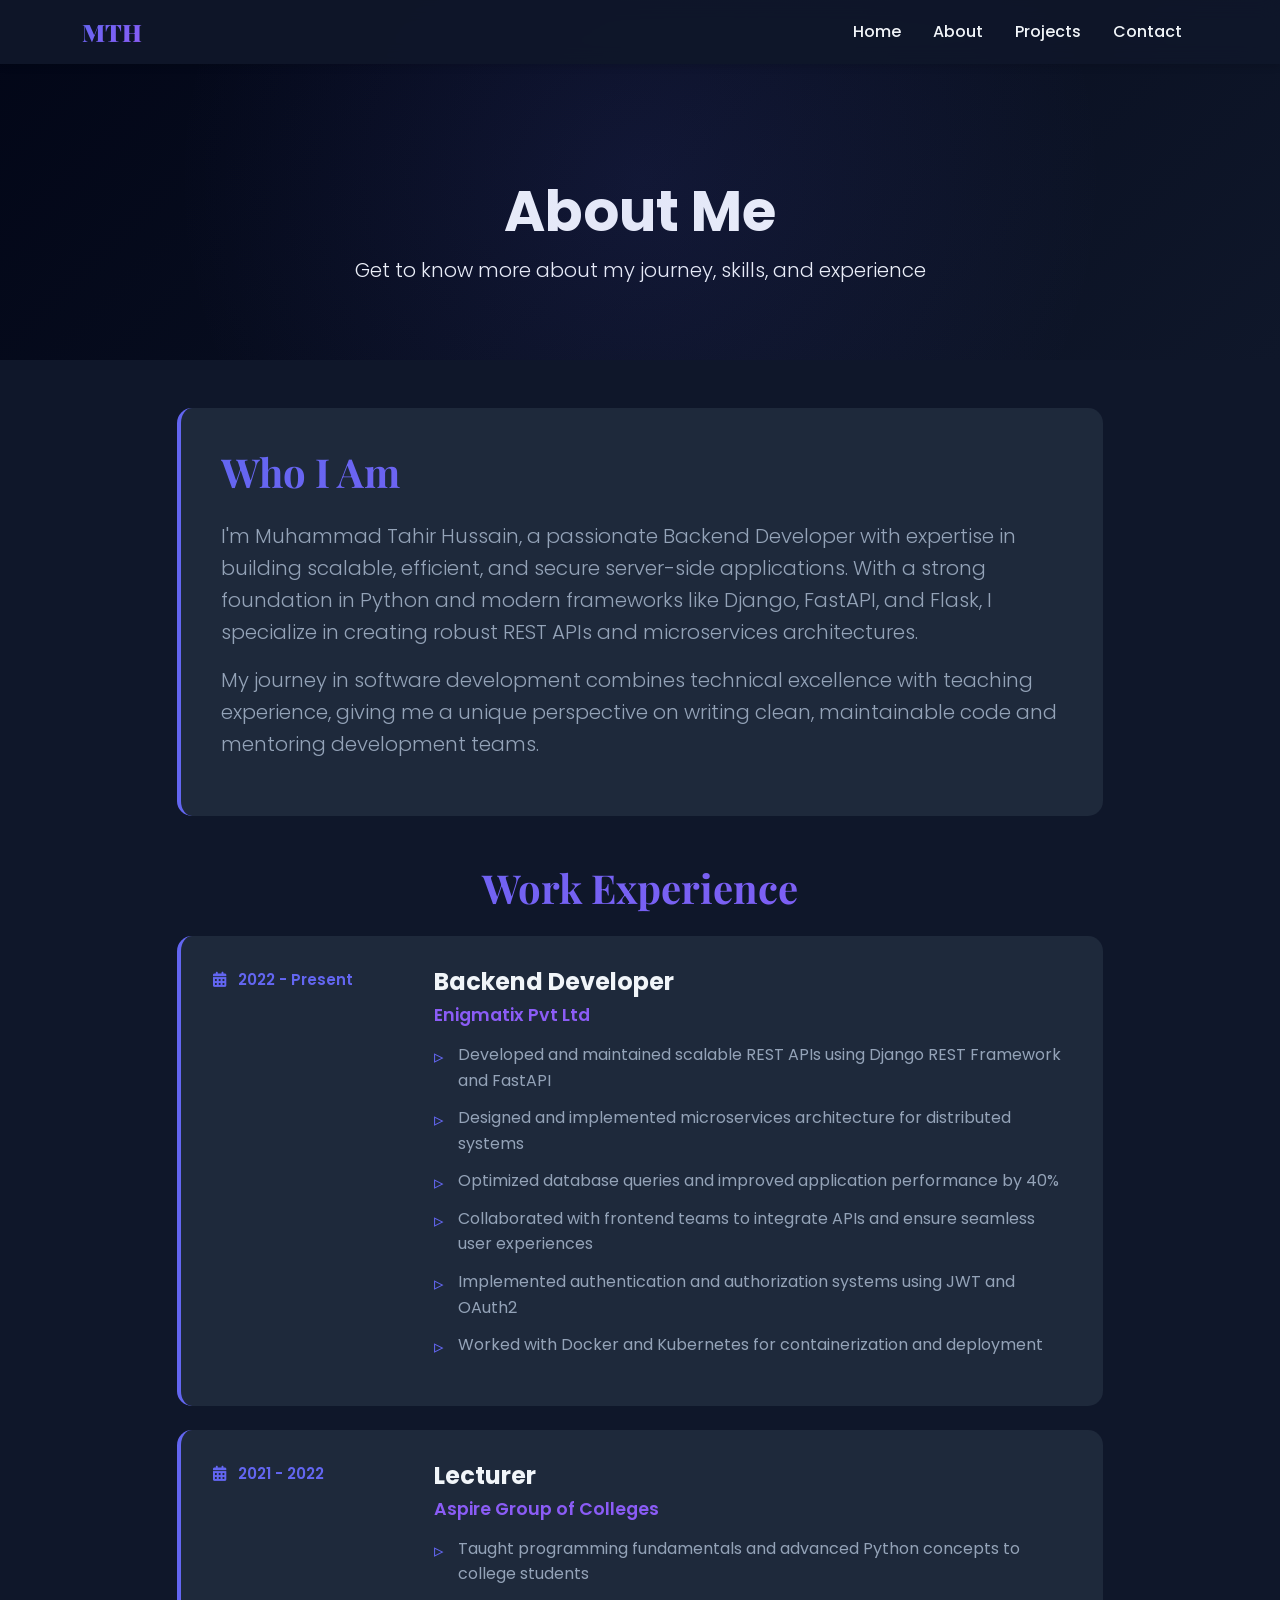
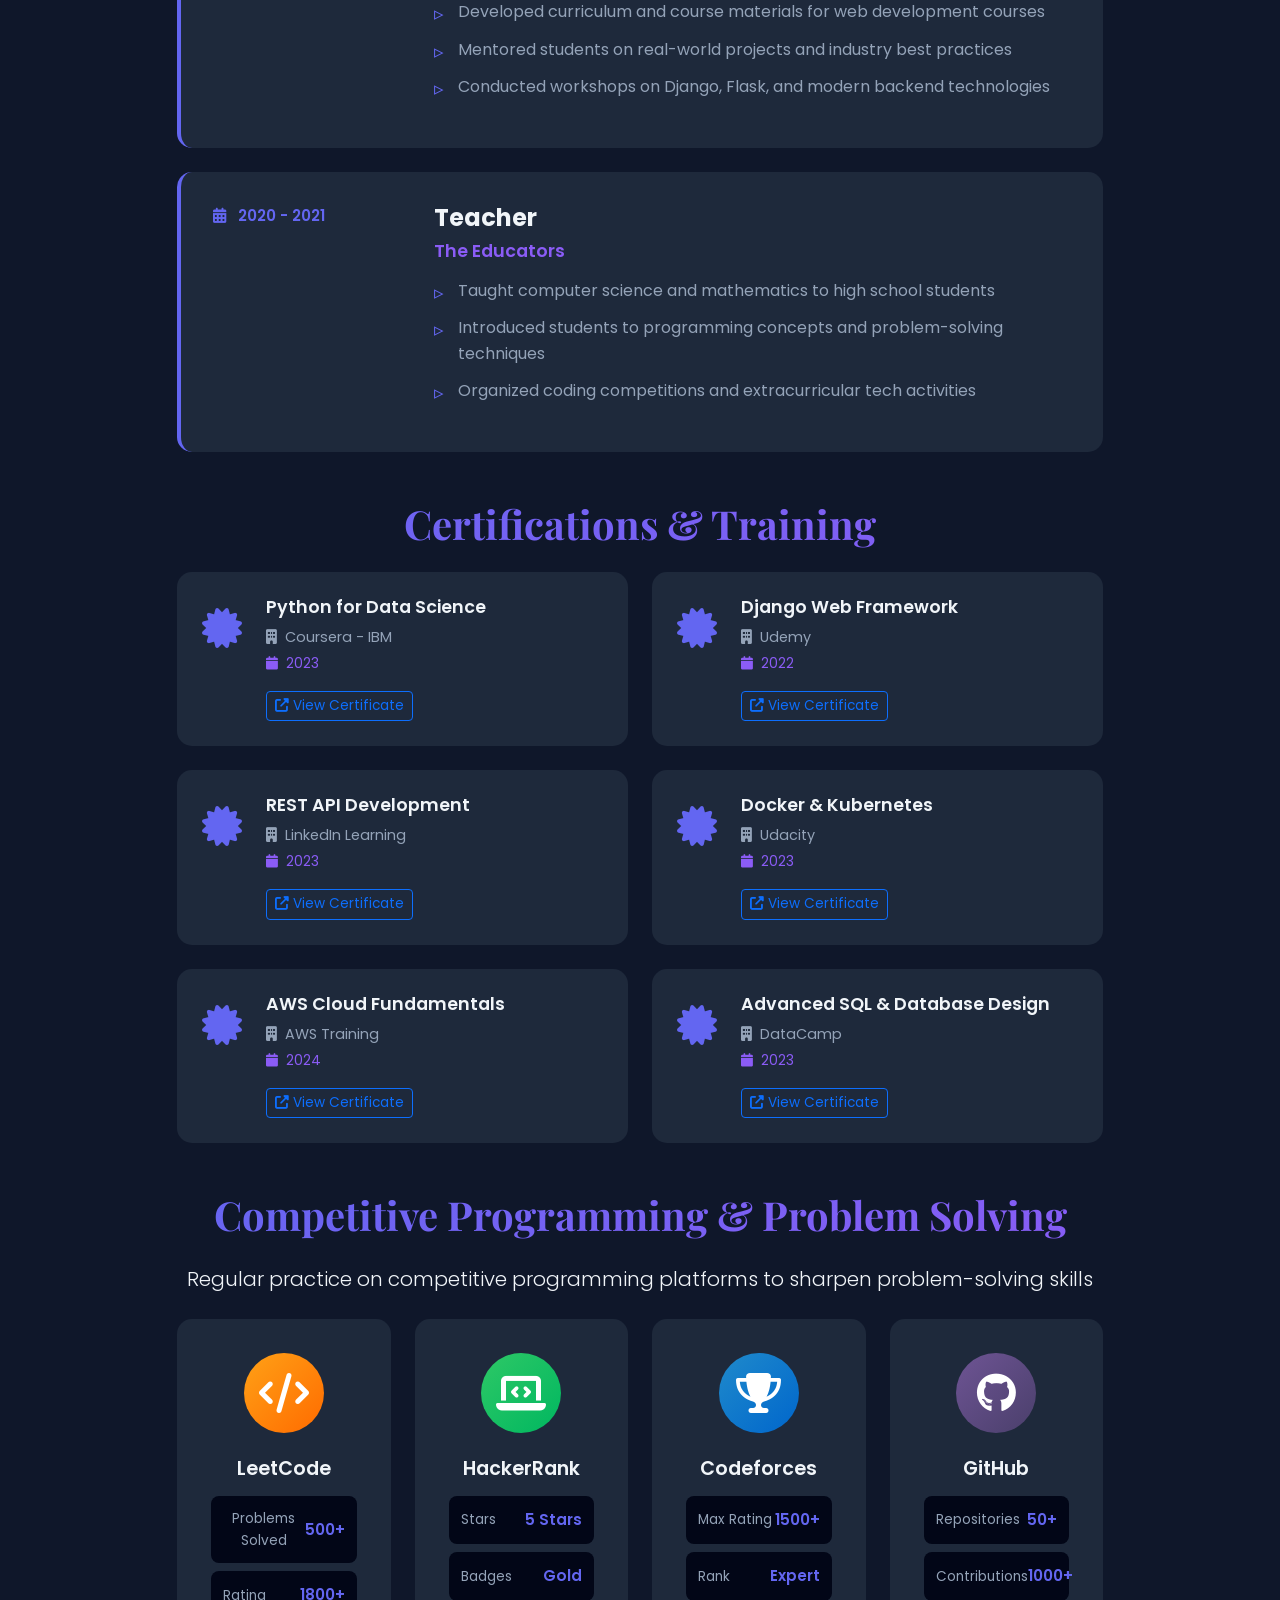
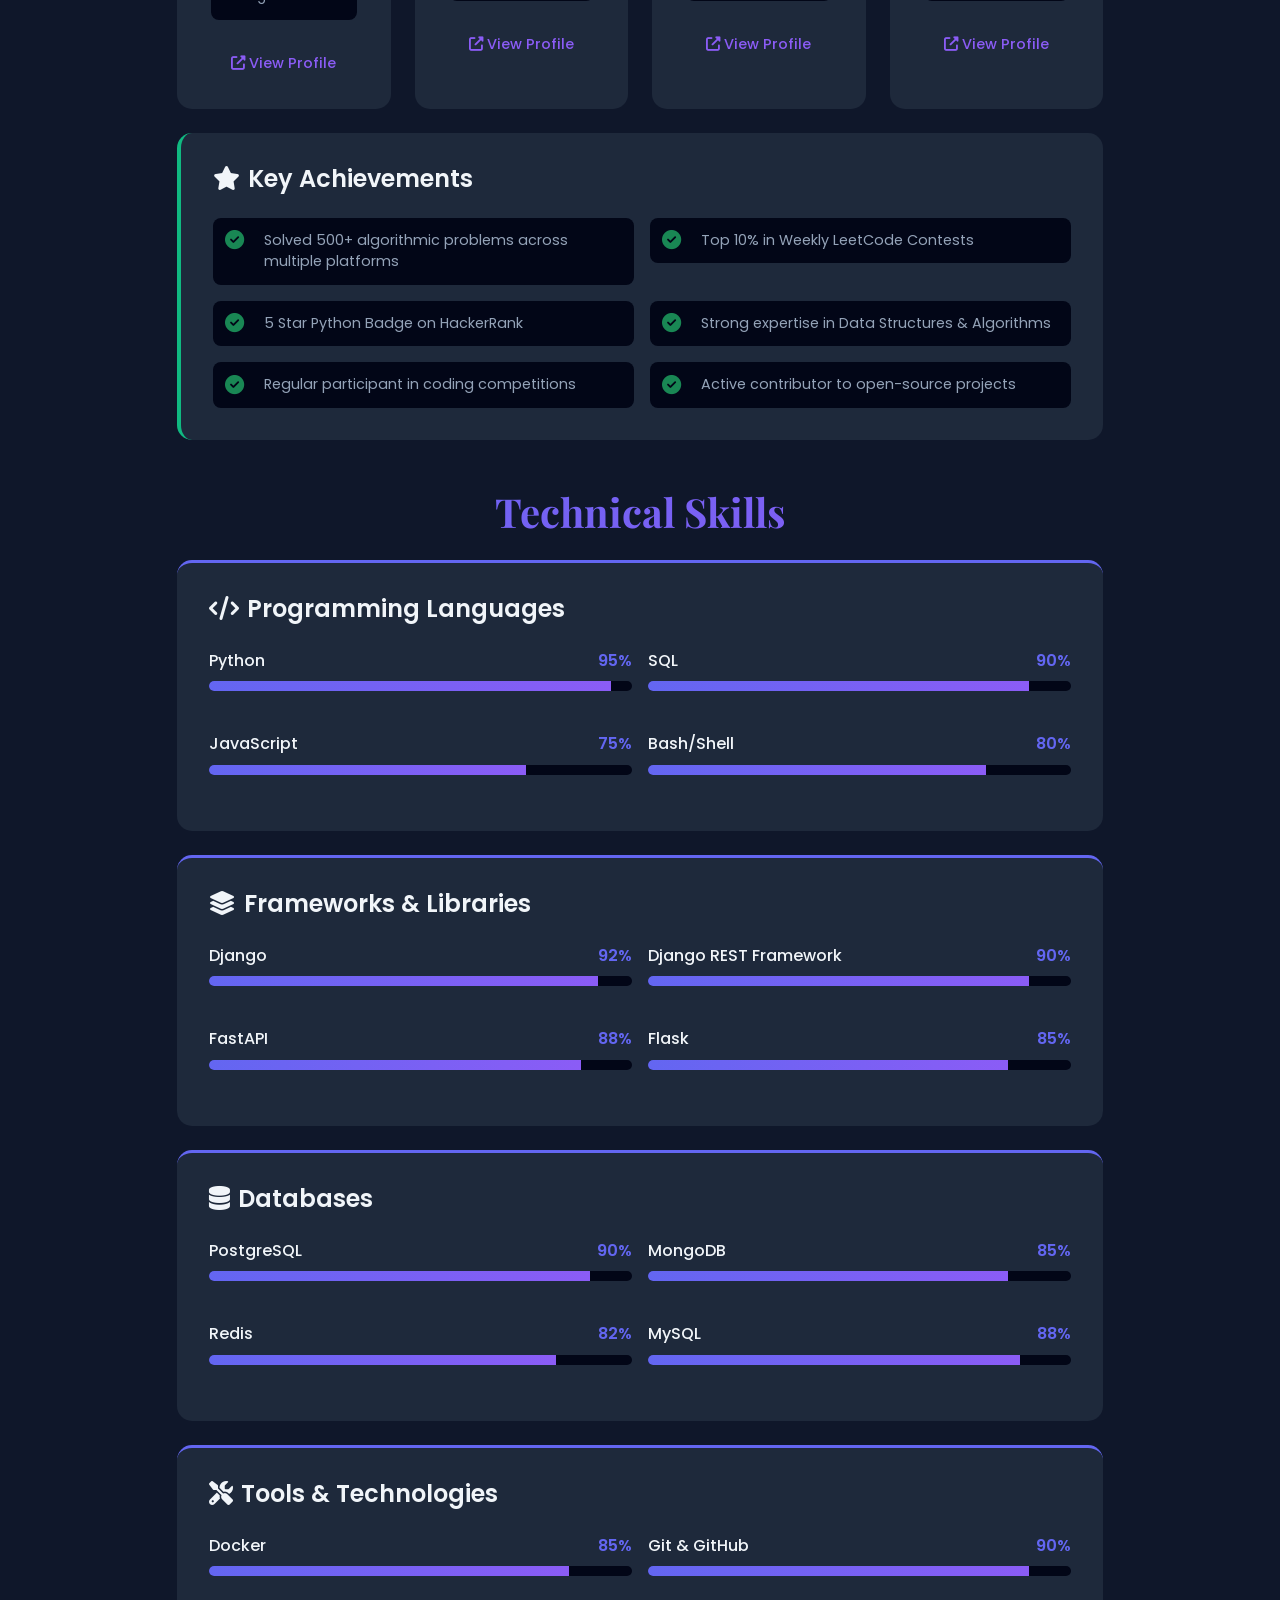
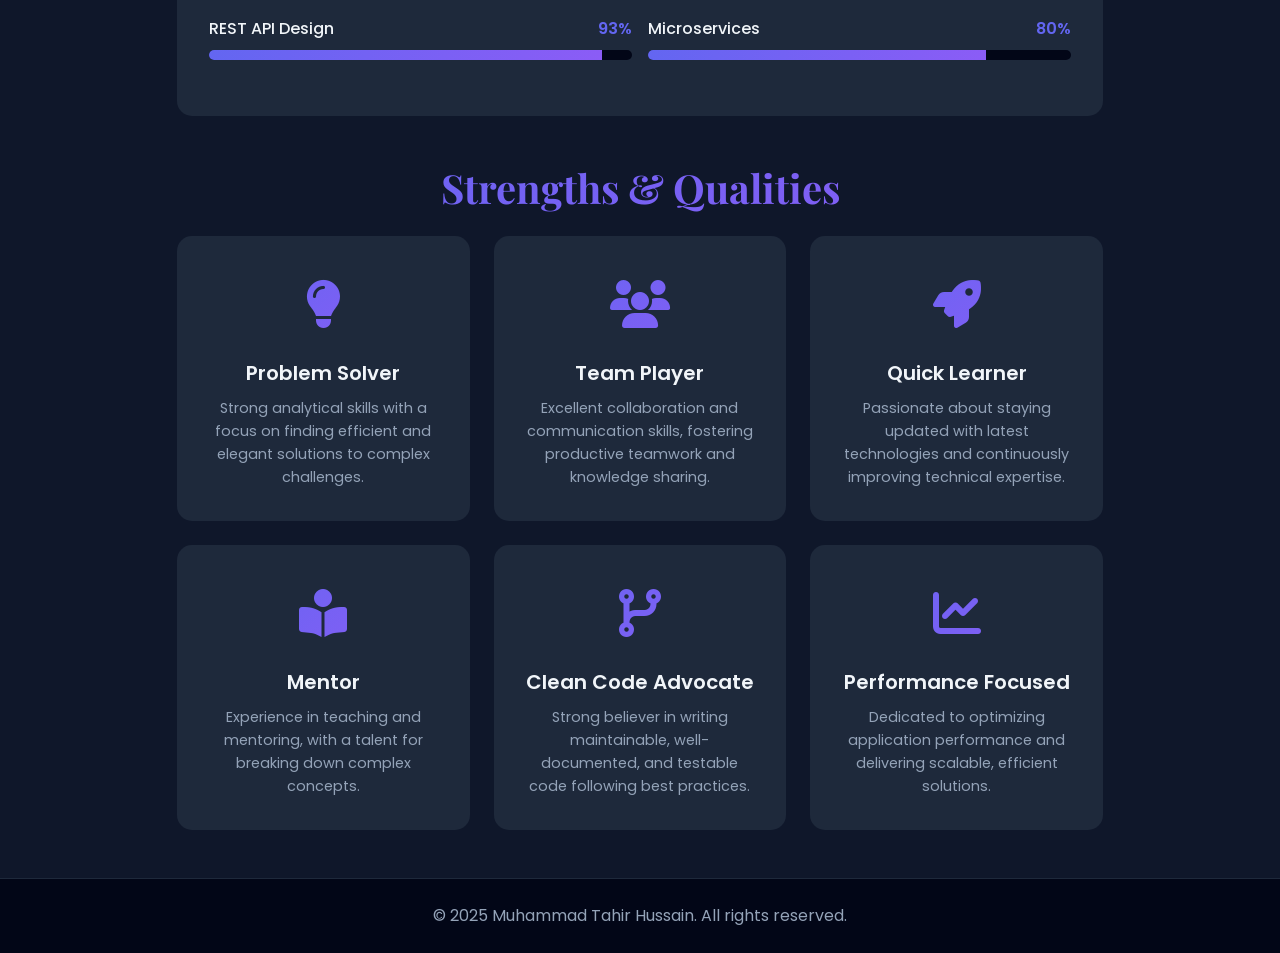
<file: src/pages/about.html>
<!DOCTYPE html>
<html lang="en">
<head>
    <meta charset="UTF-8">
    <meta name="viewport" content="width=device-width, initial-scale=1.0">
    <meta name="description" content="About Muhammad Tahir Hussain - Experienced Backend Developer with expertise in Python, Django, and FastAPI.">
    <meta name="keywords" content="Backend Developer, Python, Django, FastAPI, REST API, Muhammad Tahir Hussain">
    <title>About - Muhammad Tahir Hussain</title>

    <!-- Open Graph / Facebook -->
    <meta property="og:type" content="website">
    <meta property="og:url" content="https://yourdomain.com/about.html">
    <meta property="og:title" content="About - Muhammad Tahir Hussain">
    <meta property="og:description" content="Get to know more about my journey, skills, and experience as a Backend Developer.">
    <meta property="og:image" content="https://yourdomain.com/images/og-image.jpg">

    <!-- Favicon -->
    <link rel="icon" type="image/x-icon" href="favicon.ico">
    <meta name="theme-color" content="#6366f1">

    <!-- Bootstrap 5 CSS -->
    <link href="https://cdn.jsdelivr.net/npm/bootstrap@5.3.2/dist/css/bootstrap.min.css" rel="stylesheet">

    <!-- Font Awesome Icons -->
    <link rel="stylesheet" href="https://cdnjs.cloudflare.com/ajax/libs/font-awesome/6.4.2/css/all.min.css">

    <!-- Google Fonts -->
    <link href="https://fonts.googleapis.com/css2?family=Poppins:wght@300;400;500;600;700&family=Playfair+Display:wght@700;900&display=swap" rel="stylesheet">

    <!-- Custom CSS -->
    <link rel="stylesheet" href="../assets/css/style.css">
</head>
<body>

    <!-- Navigation -->
    <nav class="navbar navbar-expand-lg navbar-dark bg-dark fixed-top">
        <div class="container">
            <a class="navbar-brand" href="../../public/index.html">
                <span class="brand-name">MTH</span>
            </a>
            <button class="navbar-toggler" type="button" data-bs-toggle="collapse" data-bs-target="#navbarNav">
                <span class="navbar-toggler-icon"></span>
            </button>
            <div class="collapse navbar-collapse" id="navbarNav">
                <ul class="navbar-nav ms-auto">
                    <li class="nav-item">
                        <a class="nav-link" href="../../public/index.html">Home</a>
                    </li>
                    <li class="nav-item">
                        <a class="nav-link active" href="about.html">About</a>
                    </li>
                    <li class="nav-item">
                        <a class="nav-link" href="projects.html">Projects</a>
                    </li>
                    <li class="nav-item">
                        <a class="nav-link" href="contact.html">Contact</a>
                    </li>
                </ul>
            </div>
        </div>
    </nav>

    <!-- About Hero Section -->
    <section class="page-header d-flex align-items-center">
        <div class="container">
            <div class="row">
                <div class="col-12 text-center fade-in">
                    <h1 class="display-4 fw-bold">About Me</h1>
                    <p class="lead">Get to know more about my journey, skills, and experience</p>
                </div>
            </div>
        </div>
    </section>

    <!-- About Content Section -->
    <section class="about-section py-5">
        <div class="container">
            <!-- Introduction -->
            <div class="row mb-5 fade-in-up">
                <div class="col-lg-10 mx-auto">
                    <div class="about-intro">
                        <h2 class="section-title mb-4">Who I Am</h2>
                        <p class="lead">
                            I'm Muhammad Tahir Hussain, a passionate Backend Developer with expertise in building
                            scalable, efficient, and secure server-side applications. With a strong foundation in
                            Python and modern frameworks like Django, FastAPI, and Flask, I specialize in creating
                            robust REST APIs and microservices architectures.
                        </p>
                        <p class="lead">
                            My journey in software development combines technical excellence with teaching experience,
                            giving me a unique perspective on writing clean, maintainable code and mentoring development teams.
                        </p>
                    </div>
                </div>
            </div>

            <!-- Work Experience -->
            <div class="row mb-5">
                <div class="col-12">
                    <h2 class="section-title mb-4 text-center">Work Experience</h2>
                </div>
                <div class="col-lg-10 mx-auto">
                    <!-- Experience 1 -->
                    <div class="experience-card fade-in-up mb-4">
                        <div class="row">
                            <div class="col-md-3 mb-3 mb-md-0">
                                <div class="experience-year">
                                    <i class="fas fa-calendar-alt me-2"></i>
                                    2022 - Present
                                </div>
                            </div>
                            <div class="col-md-9">
                                <h4 class="experience-title">Backend Developer</h4>
                                <h5 class="experience-company">Enigmatix Pvt Ltd</h5>
                                <ul class="experience-details">
                                    <li>Developed and maintained scalable REST APIs using Django REST Framework and FastAPI</li>
                                    <li>Designed and implemented microservices architecture for distributed systems</li>
                                    <li>Optimized database queries and improved application performance by 40%</li>
                                    <li>Collaborated with frontend teams to integrate APIs and ensure seamless user experiences</li>
                                    <li>Implemented authentication and authorization systems using JWT and OAuth2</li>
                                    <li>Worked with Docker and Kubernetes for containerization and deployment</li>
                                </ul>
                            </div>
                        </div>
                    </div>

                    <!-- Experience 2 -->
                    <div class="experience-card fade-in-up mb-4">
                        <div class="row">
                            <div class="col-md-3 mb-3 mb-md-0">
                                <div class="experience-year">
                                    <i class="fas fa-calendar-alt me-2"></i>
                                    2021 - 2022
                                </div>
                            </div>
                            <div class="col-md-9">
                                <h4 class="experience-title">Lecturer</h4>
                                <h5 class="experience-company">Aspire Group of Colleges</h5>
                                <ul class="experience-details">
                                    <li>Taught programming fundamentals and advanced Python concepts to college students</li>
                                    <li>Developed curriculum and course materials for web development courses</li>
                                    <li>Mentored students on real-world projects and industry best practices</li>
                                    <li>Conducted workshops on Django, Flask, and modern backend technologies</li>
                                </ul>
                            </div>
                        </div>
                    </div>

                    <!-- Experience 3 -->
                    <div class="experience-card fade-in-up">
                        <div class="row">
                            <div class="col-md-3 mb-3 mb-md-0">
                                <div class="experience-year">
                                    <i class="fas fa-calendar-alt me-2"></i>
                                    2020 - 2021
                                </div>
                            </div>
                            <div class="col-md-9">
                                <h4 class="experience-title">Teacher</h4>
                                <h5 class="experience-company">The Educators</h5>
                                <ul class="experience-details">
                                    <li>Taught computer science and mathematics to high school students</li>
                                    <li>Introduced students to programming concepts and problem-solving techniques</li>
                                    <li>Organized coding competitions and extracurricular tech activities</li>
                                </ul>
                            </div>
                        </div>
                    </div>
                </div>
            </div>

            <!-- Certifications & Training -->
            <div class="row mb-5">
                <div class="col-12">
                    <h2 class="section-title mb-4 text-center">Certifications & Training</h2>
                </div>
                <div class="col-lg-10 mx-auto">
                    <div class="row g-4">
                        <!-- Certificate 1 -->
                        <div class="col-md-6 fade-in-up">
                            <div class="certificate-card">
                                <div class="certificate-icon">
                                    <i class="fas fa-certificate"></i>
                                </div>
                                <div class="certificate-content">
                                    <h5 class="certificate-title">Python for Data Science</h5>
                                    <p class="certificate-issuer"><i class="fas fa-building me-2"></i>Coursera - IBM</p>
                                    <p class="certificate-date"><i class="fas fa-calendar me-2"></i>2023</p>
                                    <a href="#" class="btn btn-sm btn-outline-primary certificate-link" target="_blank">
                                        <i class="fas fa-external-link-alt me-1"></i>View Certificate
                                    </a>
                                </div>
                            </div>
                        </div>

                        <!-- Certificate 2 -->
                        <div class="col-md-6 fade-in-up">
                            <div class="certificate-card">
                                <div class="certificate-icon">
                                    <i class="fas fa-certificate"></i>
                                </div>
                                <div class="certificate-content">
                                    <h5 class="certificate-title">Django Web Framework</h5>
                                    <p class="certificate-issuer"><i class="fas fa-building me-2"></i>Udemy</p>
                                    <p class="certificate-date"><i class="fas fa-calendar me-2"></i>2022</p>
                                    <a href="#" class="btn btn-sm btn-outline-primary certificate-link" target="_blank">
                                        <i class="fas fa-external-link-alt me-1"></i>View Certificate
                                    </a>
                                </div>
                            </div>
                        </div>

                        <!-- Certificate 3 -->
                        <div class="col-md-6 fade-in-up">
                            <div class="certificate-card">
                                <div class="certificate-icon">
                                    <i class="fas fa-certificate"></i>
                                </div>
                                <div class="certificate-content">
                                    <h5 class="certificate-title">REST API Development</h5>
                                    <p class="certificate-issuer"><i class="fas fa-building me-2"></i>LinkedIn Learning</p>
                                    <p class="certificate-date"><i class="fas fa-calendar me-2"></i>2023</p>
                                    <a href="#" class="btn btn-sm btn-outline-primary certificate-link" target="_blank">
                                        <i class="fas fa-external-link-alt me-1"></i>View Certificate
                                    </a>
                                </div>
                            </div>
                        </div>

                        <!-- Certificate 4 -->
                        <div class="col-md-6 fade-in-up">
                            <div class="certificate-card">
                                <div class="certificate-icon">
                                    <i class="fas fa-certificate"></i>
                                </div>
                                <div class="certificate-content">
                                    <h5 class="certificate-title">Docker & Kubernetes</h5>
                                    <p class="certificate-issuer"><i class="fas fa-building me-2"></i>Udacity</p>
                                    <p class="certificate-date"><i class="fas fa-calendar me-2"></i>2023</p>
                                    <a href="#" class="btn btn-sm btn-outline-primary certificate-link" target="_blank">
                                        <i class="fas fa-external-link-alt me-1"></i>View Certificate
                                    </a>
                                </div>
                            </div>
                        </div>

                        <!-- Certificate 5 -->
                        <div class="col-md-6 fade-in-up">
                            <div class="certificate-card">
                                <div class="certificate-icon">
                                    <i class="fas fa-certificate"></i>
                                </div>
                                <div class="certificate-content">
                                    <h5 class="certificate-title">AWS Cloud Fundamentals</h5>
                                    <p class="certificate-issuer"><i class="fas fa-building me-2"></i>AWS Training</p>
                                    <p class="certificate-date"><i class="fas fa-calendar me-2"></i>2024</p>
                                    <a href="#" class="btn btn-sm btn-outline-primary certificate-link" target="_blank">
                                        <i class="fas fa-external-link-alt me-1"></i>View Certificate
                                    </a>
                                </div>
                            </div>
                        </div>

                        <!-- Certificate 6 -->
                        <div class="col-md-6 fade-in-up">
                            <div class="certificate-card">
                                <div class="certificate-icon">
                                    <i class="fas fa-certificate"></i>
                                </div>
                                <div class="certificate-content">
                                    <h5 class="certificate-title">Advanced SQL & Database Design</h5>
                                    <p class="certificate-issuer"><i class="fas fa-building me-2"></i>DataCamp</p>
                                    <p class="certificate-date"><i class="fas fa-calendar me-2"></i>2023</p>
                                    <a href="#" class="btn btn-sm btn-outline-primary certificate-link" target="_blank">
                                        <i class="fas fa-external-link-alt me-1"></i>View Certificate
                                    </a>
                                </div>
                            </div>
                        </div>
                    </div>
                </div>
            </div>

            <!-- Competitive Programming & Problem Solving -->
            <div class="row mb-5">
                <div class="col-12">
                    <h2 class="section-title mb-4 text-center">Competitive Programming & Problem Solving</h2>
                    <p class="text-center lead mb-4">
                        Regular practice on competitive programming platforms to sharpen problem-solving skills
                    </p>
                </div>
                <div class="col-lg-10 mx-auto">
                    <div class="row g-4 mb-4">
                        <!-- LeetCode -->
                        <div class="col-md-6 col-lg-3 fade-in-up">
                            <a href="https://leetcode.com/yourusername" target="_blank" class="coding-platform-card text-decoration-none">
                                <div class="platform-icon leetcode">
                                    <i class="fas fa-code"></i>
                                </div>
                                <h5 class="platform-name">LeetCode</h5>
                                <div class="platform-stats">
                                    <div class="stat-item">
                                        <span class="stat-label">Problems Solved</span>
                                        <span class="stat-value">500+</span>
                                    </div>
                                    <div class="stat-item">
                                        <span class="stat-label">Rating</span>
                                        <span class="stat-value">1800+</span>
                                    </div>
                                </div>
                                <div class="platform-link">
                                    <i class="fas fa-external-link-alt"></i> View Profile
                                </div>
                            </a>
                        </div>

                        <!-- HackerRank -->
                        <div class="col-md-6 col-lg-3 fade-in-up">
                            <a href="https://www.hackerrank.com/yourusername" target="_blank" class="coding-platform-card text-decoration-none">
                                <div class="platform-icon hackerrank">
                                    <i class="fas fa-laptop-code"></i>
                                </div>
                                <h5 class="platform-name">HackerRank</h5>
                                <div class="platform-stats">
                                    <div class="stat-item">
                                        <span class="stat-label">Stars</span>
                                        <span class="stat-value">5 Stars</span>
                                    </div>
                                    <div class="stat-item">
                                        <span class="stat-label">Badges</span>
                                        <span class="stat-value">Gold</span>
                                    </div>
                                </div>
                                <div class="platform-link">
                                    <i class="fas fa-external-link-alt"></i> View Profile
                                </div>
                            </a>
                        </div>

                        <!-- CodeForces -->
                        <div class="col-md-6 col-lg-3 fade-in-up">
                            <a href="https://codeforces.com/profile/yourusername" target="_blank" class="coding-platform-card text-decoration-none">
                                <div class="platform-icon codeforces">
                                    <i class="fas fa-trophy"></i>
                                </div>
                                <h5 class="platform-name">Codeforces</h5>
                                <div class="platform-stats">
                                    <div class="stat-item">
                                        <span class="stat-label">Max Rating</span>
                                        <span class="stat-value">1500+</span>
                                    </div>
                                    <div class="stat-item">
                                        <span class="stat-label">Rank</span>
                                        <span class="stat-value">Expert</span>
                                    </div>
                                </div>
                                <div class="platform-link">
                                    <i class="fas fa-external-link-alt"></i> View Profile
                                </div>
                            </a>
                        </div>

                        <!-- GitHub -->
                        <div class="col-md-6 col-lg-3 fade-in-up">
                            <a href="https://github.com/tahirhussainswe" target="_blank" class="coding-platform-card text-decoration-none">
                                <div class="platform-icon github">
                                    <i class="fab fa-github"></i>
                                </div>
                                <h5 class="platform-name">GitHub</h5>
                                <div class="platform-stats">
                                    <div class="stat-item">
                                        <span class="stat-label">Repositories</span>
                                        <span class="stat-value">50+</span>
                                    </div>
                                    <div class="stat-item">
                                        <span class="stat-label">Contributions</span>
                                        <span class="stat-value">1000+</span>
                                    </div>
                                </div>
                                <div class="platform-link">
                                    <i class="fas fa-external-link-alt"></i> View Profile
                                </div>
                            </a>
                        </div>
                    </div>

                    <!-- Problem Solving Achievements -->
                    <div class="problem-solving-highlights fade-in-up">
                        <h4 class="mb-4"><i class="fas fa-star me-2"></i>Key Achievements</h4>
                        <div class="row g-3">
                            <div class="col-md-6">
                                <div class="achievement-item">
                                    <i class="fas fa-check-circle text-success me-2"></i>
                                    <span>Solved 500+ algorithmic problems across multiple platforms</span>
                                </div>
                            </div>
                            <div class="col-md-6">
                                <div class="achievement-item">
                                    <i class="fas fa-check-circle text-success me-2"></i>
                                    <span>Top 10% in Weekly LeetCode Contests</span>
                                </div>
                            </div>
                            <div class="col-md-6">
                                <div class="achievement-item">
                                    <i class="fas fa-check-circle text-success me-2"></i>
                                    <span>5 Star Python Badge on HackerRank</span>
                                </div>
                            </div>
                            <div class="col-md-6">
                                <div class="achievement-item">
                                    <i class="fas fa-check-circle text-success me-2"></i>
                                    <span>Strong expertise in Data Structures & Algorithms</span>
                                </div>
                            </div>
                            <div class="col-md-6">
                                <div class="achievement-item">
                                    <i class="fas fa-check-circle text-success me-2"></i>
                                    <span>Regular participant in coding competitions</span>
                                </div>
                            </div>
                            <div class="col-md-6">
                                <div class="achievement-item">
                                    <i class="fas fa-check-circle text-success me-2"></i>
                                    <span>Active contributor to open-source projects</span>
                                </div>
                            </div>
                        </div>
                    </div>
                </div>
            </div>

            <!-- Technical Skills -->
            <div class="row mb-5">
                <div class="col-12">
                    <h2 class="section-title mb-4 text-center">Technical Skills</h2>
                </div>
                <div class="col-lg-10 mx-auto">
                    <!-- Languages -->
                    <div class="skill-category fade-in-up mb-4">
                        <h4 class="skill-category-title">
                            <i class="fas fa-code me-2"></i>Programming Languages
                        </h4>
                        <div class="row g-3">
                            <div class="col-md-6">
                                <div class="skill-item">
                                    <div class="d-flex justify-content-between mb-2">
                                        <span class="skill-name">Python</span>
                                        <span class="skill-percentage">95%</span>
                                    </div>
                                    <div class="progress">
                                        <div class="progress-bar" role="progressbar" style="width: 95%" aria-valuenow="95" aria-valuemin="0" aria-valuemax="100"></div>
                                    </div>
                                </div>
                            </div>
                            <div class="col-md-6">
                                <div class="skill-item">
                                    <div class="d-flex justify-content-between mb-2">
                                        <span class="skill-name">SQL</span>
                                        <span class="skill-percentage">90%</span>
                                    </div>
                                    <div class="progress">
                                        <div class="progress-bar" role="progressbar" style="width: 90%" aria-valuenow="90" aria-valuemin="0" aria-valuemax="100"></div>
                                    </div>
                                </div>
                            </div>
                            <div class="col-md-6">
                                <div class="skill-item">
                                    <div class="d-flex justify-content-between mb-2">
                                        <span class="skill-name">JavaScript</span>
                                        <span class="skill-percentage">75%</span>
                                    </div>
                                    <div class="progress">
                                        <div class="progress-bar" role="progressbar" style="width: 75%" aria-valuenow="75" aria-valuemin="0" aria-valuemax="100"></div>
                                    </div>
                                </div>
                            </div>
                            <div class="col-md-6">
                                <div class="skill-item">
                                    <div class="d-flex justify-content-between mb-2">
                                        <span class="skill-name">Bash/Shell</span>
                                        <span class="skill-percentage">80%</span>
                                    </div>
                                    <div class="progress">
                                        <div class="progress-bar" role="progressbar" style="width: 80%" aria-valuenow="80" aria-valuemin="0" aria-valuemax="100"></div>
                                    </div>
                                </div>
                            </div>
                        </div>
                    </div>

                    <!-- Frameworks -->
                    <div class="skill-category fade-in-up mb-4">
                        <h4 class="skill-category-title">
                            <i class="fas fa-layer-group me-2"></i>Frameworks & Libraries
                        </h4>
                        <div class="row g-3">
                            <div class="col-md-6">
                                <div class="skill-item">
                                    <div class="d-flex justify-content-between mb-2">
                                        <span class="skill-name">Django</span>
                                        <span class="skill-percentage">92%</span>
                                    </div>
                                    <div class="progress">
                                        <div class="progress-bar" role="progressbar" style="width: 92%" aria-valuenow="92" aria-valuemin="0" aria-valuemax="100"></div>
                                    </div>
                                </div>
                            </div>
                            <div class="col-md-6">
                                <div class="skill-item">
                                    <div class="d-flex justify-content-between mb-2">
                                        <span class="skill-name">Django REST Framework</span>
                                        <span class="skill-percentage">90%</span>
                                    </div>
                                    <div class="progress">
                                        <div class="progress-bar" role="progressbar" style="width: 90%" aria-valuenow="90" aria-valuemin="0" aria-valuemax="100"></div>
                                    </div>
                                </div>
                            </div>
                            <div class="col-md-6">
                                <div class="skill-item">
                                    <div class="d-flex justify-content-between mb-2">
                                        <span class="skill-name">FastAPI</span>
                                        <span class="skill-percentage">88%</span>
                                    </div>
                                    <div class="progress">
                                        <div class="progress-bar" role="progressbar" style="width: 88%" aria-valuenow="88" aria-valuemin="0" aria-valuemax="100"></div>
                                    </div>
                                </div>
                            </div>
                            <div class="col-md-6">
                                <div class="skill-item">
                                    <div class="d-flex justify-content-between mb-2">
                                        <span class="skill-name">Flask</span>
                                        <span class="skill-percentage">85%</span>
                                    </div>
                                    <div class="progress">
                                        <div class="progress-bar" role="progressbar" style="width: 85%" aria-valuenow="85" aria-valuemin="0" aria-valuemax="100"></div>
                                    </div>
                                </div>
                            </div>
                        </div>
                    </div>

                    <!-- Databases -->
                    <div class="skill-category fade-in-up mb-4">
                        <h4 class="skill-category-title">
                            <i class="fas fa-database me-2"></i>Databases
                        </h4>
                        <div class="row g-3">
                            <div class="col-md-6">
                                <div class="skill-item">
                                    <div class="d-flex justify-content-between mb-2">
                                        <span class="skill-name">PostgreSQL</span>
                                        <span class="skill-percentage">90%</span>
                                    </div>
                                    <div class="progress">
                                        <div class="progress-bar" role="progressbar" style="width: 90%" aria-valuenow="90" aria-valuemin="0" aria-valuemax="100"></div>
                                    </div>
                                </div>
                            </div>
                            <div class="col-md-6">
                                <div class="skill-item">
                                    <div class="d-flex justify-content-between mb-2">
                                        <span class="skill-name">MongoDB</span>
                                        <span class="skill-percentage">85%</span>
                                    </div>
                                    <div class="progress">
                                        <div class="progress-bar" role="progressbar" style="width: 85%" aria-valuenow="85" aria-valuemin="0" aria-valuemax="100"></div>
                                    </div>
                                </div>
                            </div>
                            <div class="col-md-6">
                                <div class="skill-item">
                                    <div class="d-flex justify-content-between mb-2">
                                        <span class="skill-name">Redis</span>
                                        <span class="skill-percentage">82%</span>
                                    </div>
                                    <div class="progress">
                                        <div class="progress-bar" role="progressbar" style="width: 82%" aria-valuenow="82" aria-valuemin="0" aria-valuemax="100"></div>
                                    </div>
                                </div>
                            </div>
                            <div class="col-md-6">
                                <div class="skill-item">
                                    <div class="d-flex justify-content-between mb-2">
                                        <span class="skill-name">MySQL</span>
                                        <span class="skill-percentage">88%</span>
                                    </div>
                                    <div class="progress">
                                        <div class="progress-bar" role="progressbar" style="width: 88%" aria-valuenow="88" aria-valuemin="0" aria-valuemax="100"></div>
                                    </div>
                                </div>
                            </div>
                        </div>
                    </div>

                    <!-- Tools & Technologies -->
                    <div class="skill-category fade-in-up">
                        <h4 class="skill-category-title">
                            <i class="fas fa-tools me-2"></i>Tools & Technologies
                        </h4>
                        <div class="row g-3">
                            <div class="col-md-6">
                                <div class="skill-item">
                                    <div class="d-flex justify-content-between mb-2">
                                        <span class="skill-name">Docker</span>
                                        <span class="skill-percentage">85%</span>
                                    </div>
                                    <div class="progress">
                                        <div class="progress-bar" role="progressbar" style="width: 85%" aria-valuenow="85" aria-valuemin="0" aria-valuemax="100"></div>
                                    </div>
                                </div>
                            </div>
                            <div class="col-md-6">
                                <div class="skill-item">
                                    <div class="d-flex justify-content-between mb-2">
                                        <span class="skill-name">Git & GitHub</span>
                                        <span class="skill-percentage">90%</span>
                                    </div>
                                    <div class="progress">
                                        <div class="progress-bar" role="progressbar" style="width: 90%" aria-valuenow="90" aria-valuemin="0" aria-valuemax="100"></div>
                                    </div>
                                </div>
                            </div>
                            <div class="col-md-6">
                                <div class="skill-item">
                                    <div class="d-flex justify-content-between mb-2">
                                        <span class="skill-name">REST API Design</span>
                                        <span class="skill-percentage">93%</span>
                                    </div>
                                    <div class="progress">
                                        <div class="progress-bar" role="progressbar" style="width: 93%" aria-valuenow="93" aria-valuemin="0" aria-valuemax="100"></div>
                                    </div>
                                </div>
                            </div>
                            <div class="col-md-6">
                                <div class="skill-item">
                                    <div class="d-flex justify-content-between mb-2">
                                        <span class="skill-name">Microservices</span>
                                        <span class="skill-percentage">80%</span>
                                    </div>
                                    <div class="progress">
                                        <div class="progress-bar" role="progressbar" style="width: 80%" aria-valuenow="80" aria-valuemin="0" aria-valuemax="100"></div>
                                    </div>
                                </div>
                            </div>
                        </div>
                    </div>
                </div>
            </div>

            <!-- Strengths & Personal Qualities -->
            <div class="row">
                <div class="col-12">
                    <h2 class="section-title mb-4 text-center">Strengths & Qualities</h2>
                </div>
                <div class="col-lg-10 mx-auto">
                    <div class="row g-4">
                        <div class="col-md-4 fade-in-up">
                            <div class="quality-card text-center">
                                <div class="quality-icon">
                                    <i class="fas fa-lightbulb"></i>
                                </div>
                                <h5>Problem Solver</h5>
                                <p>Strong analytical skills with a focus on finding efficient and elegant solutions to complex challenges.</p>
                            </div>
                        </div>
                        <div class="col-md-4 fade-in-up">
                            <div class="quality-card text-center">
                                <div class="quality-icon">
                                    <i class="fas fa-users"></i>
                                </div>
                                <h5>Team Player</h5>
                                <p>Excellent collaboration and communication skills, fostering productive teamwork and knowledge sharing.</p>
                            </div>
                        </div>
                        <div class="col-md-4 fade-in-up">
                            <div class="quality-card text-center">
                                <div class="quality-icon">
                                    <i class="fas fa-rocket"></i>
                                </div>
                                <h5>Quick Learner</h5>
                                <p>Passionate about staying updated with latest technologies and continuously improving technical expertise.</p>
                            </div>
                        </div>
                        <div class="col-md-4 fade-in-up">
                            <div class="quality-card text-center">
                                <div class="quality-icon">
                                    <i class="fas fa-book-reader"></i>
                                </div>
                                <h5>Mentor</h5>
                                <p>Experience in teaching and mentoring, with a talent for breaking down complex concepts.</p>
                            </div>
                        </div>
                        <div class="col-md-4 fade-in-up">
                            <div class="quality-card text-center">
                                <div class="quality-icon">
                                    <i class="fas fa-code-branch"></i>
                                </div>
                                <h5>Clean Code Advocate</h5>
                                <p>Strong believer in writing maintainable, well-documented, and testable code following best practices.</p>
                            </div>
                        </div>
                        <div class="col-md-4 fade-in-up">
                            <div class="quality-card text-center">
                                <div class="quality-icon">
                                    <i class="fas fa-chart-line"></i>
                                </div>
                                <h5>Performance Focused</h5>
                                <p>Dedicated to optimizing application performance and delivering scalable, efficient solutions.</p>
                            </div>
                        </div>
                    </div>
                </div>
            </div>
        </div>
    </section>

    <!-- Footer -->
    <footer class="footer text-center py-4">
        <div class="container">
            <p class="mb-0">&copy; 2025 Muhammad Tahir Hussain. All rights reserved.</p>
        </div>
    </footer>

    <!-- Bootstrap JS -->
    <script src="https://cdn.jsdelivr.net/npm/bootstrap@5.3.2/dist/js/bootstrap.bundle.min.js"></script>

    <!-- Custom JS -->
    <script src="../assets/js/script.js"></script>
</body>
</html>
</file>
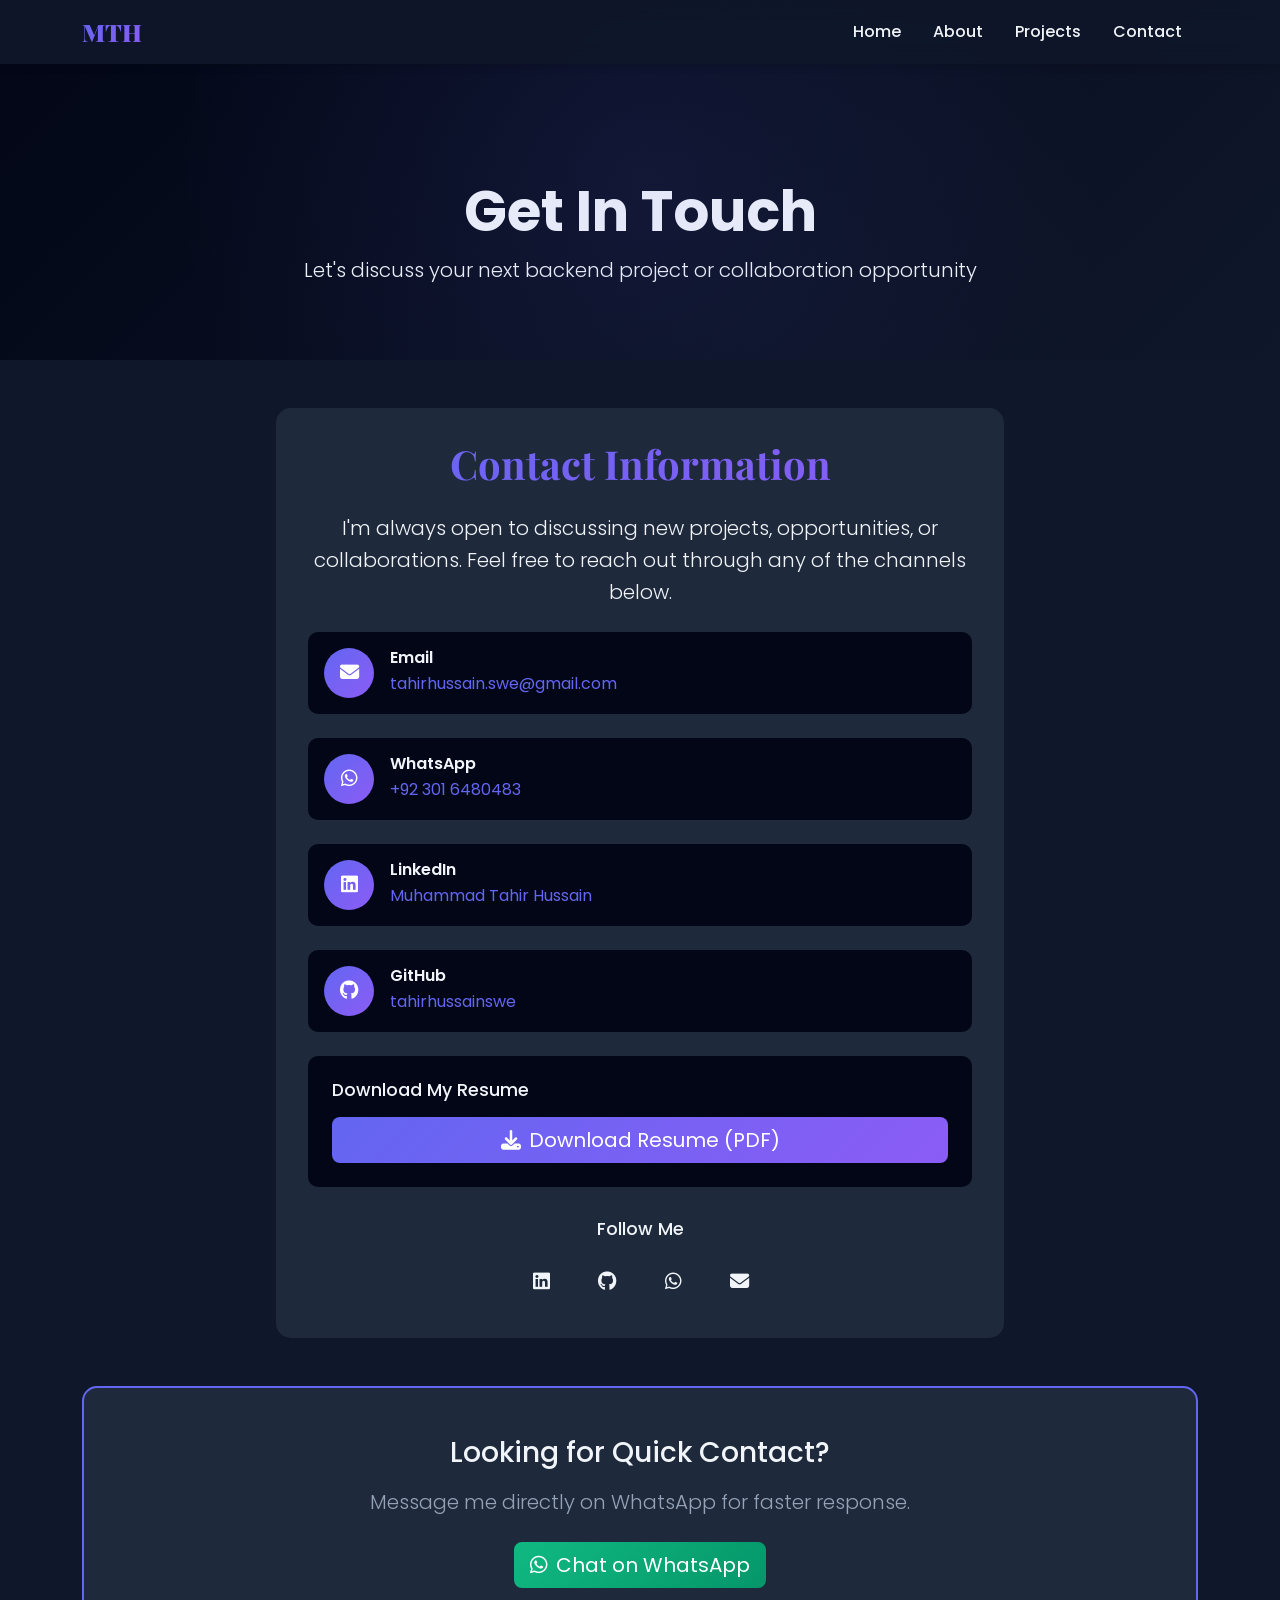
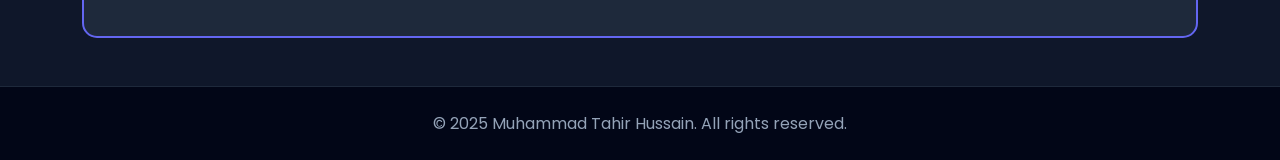
<file: src/pages/contact.html>
<!DOCTYPE html>
<html lang="en">
<head>
    <meta charset="UTF-8">
    <meta name="viewport" content="width=device-width, initial-scale=1.0">
    <meta name="description" content="Contact Muhammad Tahir Hussain - Get in touch for backend development opportunities and collaborations.">
    <meta name="keywords" content="Contact, Backend Developer, Muhammad Tahir Hussain, Hire Developer">
    <title>Contact - Muhammad Tahir Hussain</title>

    <!-- Open Graph / Facebook -->
    <meta property="og:type" content="website">
    <meta property="og:url" content="https://yourdomain.com/contact.html">
    <meta property="og:title" content="Contact - Muhammad Tahir Hussain">
    <meta property="og:description" content="Get in touch for backend development opportunities and collaborations.">
    <meta property="og:image" content="https://yourdomain.com/images/og-image.jpg">

    <!-- Favicon -->
    <link rel="icon" type="image/x-icon" href="favicon.ico">
    <meta name="theme-color" content="#6366f1">

    <!-- Bootstrap 5 CSS -->
    <link href="https://cdn.jsdelivr.net/npm/bootstrap@5.3.2/dist/css/bootstrap.min.css" rel="stylesheet">

    <!-- Font Awesome Icons -->
    <link rel="stylesheet" href="https://cdnjs.cloudflare.com/ajax/libs/font-awesome/6.4.2/css/all.min.css">

    <!-- Google Fonts -->
    <link href="https://fonts.googleapis.com/css2?family=Poppins:wght@300;400;500;600;700&family=Playfair+Display:wght@700;900&display=swap" rel="stylesheet">

    <!-- Custom CSS -->
    <link rel="stylesheet" href="../assets/css/style.css">
</head>
<body>

    <!-- Navigation -->
    <nav class="navbar navbar-expand-lg navbar-dark bg-dark fixed-top">
        <div class="container">
            <a class="navbar-brand" href="../../public/index.html">
                <span class="brand-name">MTH</span>
            </a>
            <button class="navbar-toggler" type="button" data-bs-toggle="collapse" data-bs-target="#navbarNav">
                <span class="navbar-toggler-icon"></span>
            </button>
            <div class="collapse navbar-collapse" id="navbarNav">
                <ul class="navbar-nav ms-auto">
                    <li class="nav-item">
                        <a class="nav-link" href="../../public/index.html">Home</a>
                    </li>
                    <li class="nav-item">
                        <a class="nav-link" href="about.html">About</a>
                    </li>
                    <li class="nav-item">
                        <a class="nav-link" href="projects.html">Projects</a>
                    </li>
                    <li class="nav-item">
                        <a class="nav-link active" href="contact.html">Contact</a>
                    </li>
                </ul>
            </div>
        </div>
    </nav>

    <!-- Contact Hero Section -->
    <section class="page-header d-flex align-items-center">
        <div class="container">
            <div class="row">
                <div class="col-12 text-center fade-in">
                    <h1 class="display-4 fw-bold">Get In Touch</h1>
                    <p class="lead">Let's discuss your next backend project or collaboration opportunity</p>
                </div>
            </div>
        </div>
    </section>

    <!-- Contact Section -->
    <section class="contact-section py-5">
        <div class="container">
            <div class="row g-5">
                <!-- Contact Information -->
                <div class="col-lg-8 mx-auto fade-in-up">
                    <div class="contact-info">
                        <h2 class="section-title mb-4 text-center">Contact Information</h2>
                        <p class="lead mb-4 text-center">
                            I'm always open to discussing new projects, opportunities, or collaborations.
                            Feel free to reach out through any of the channels below.
                        </p>

                        <div class="contact-details mb-4">
                            <div class="contact-item">
                                <div class="contact-icon">
                                    <i class="fas fa-envelope"></i>
                                </div>
                                <div class="contact-text">
                                    <h5>Email</h5>
                                    <a href="mailto:tahirhussain.swe@gmail.com">tahirhussain.swe@gmail.com</a>
                                </div>
                            </div>

                            <div class="contact-item">
                                <div class="contact-icon">
                                    <i class="fab fa-whatsapp"></i>
                                </div>
                                <div class="contact-text">
                                    <h5>WhatsApp</h5>
                                    <a href="https://wa.me/923016480483" target="_blank">+92 301 6480483</a>
                                </div>
                            </div>

                            <div class="contact-item">
                                <div class="contact-icon">
                                    <i class="fab fa-linkedin"></i>
                                </div>
                                <div class="contact-text">
                                    <h5>LinkedIn</h5>
                                    <a href="https://linkedin.com/in/muhammadtahirhussain" target="_blank">Muhammad Tahir Hussain</a>
                                </div>
                            </div>

                            <div class="contact-item">
                                <div class="contact-icon">
                                    <i class="fab fa-github"></i>
                                </div>
                                <div class="contact-text">
                                    <h5>GitHub</h5>
                                    <a href="https://github.com/tahirhussainswe" target="_blank">tahirhussainswe</a>
                                </div>
                            </div>
                        </div>

                        <!-- Download Resume -->
                        <div class="resume-download">
                            <h4 class="mb-3">Download My Resume</h4>
                            <a href="https://drive.google.com/file/d/13_sDiMFL4QtkbsVauegfoHY775DWr8zy/view?usp=drive_link" target="_blank" class="btn btn-primary btn-lg w-100">
                                <i class="fas fa-download me-2"></i>Download Resume (PDF)
                            </a>
                        </div>

                        <!-- Social Links -->
                        <div class="social-links-section mt-4 text-center">
                            <h4 class="mb-3">Follow Me</h4>
                            <div class="social-links justify-content-center">
                                <a href="https://linkedin.com/in/muhammadtahirhussain" target="_blank" class="social-icon" title="LinkedIn">
                                    <i class="fab fa-linkedin"></i>
                                </a>
                                <a href="https://github.com/tahirhussainswe" target="_blank" class="social-icon" title="GitHub">
                                    <i class="fab fa-github"></i>
                                </a>
                                <a href="https://wa.me/923016480483" target="_blank" class="social-icon" title="WhatsApp">
                                    <i class="fab fa-whatsapp"></i>
                                </a>
                                <a href="mailto:tahirhussain.swe@gmail.com" class="social-icon" title="Email">
                                    <i class="fas fa-envelope"></i>
                                </a>
                            </div>
                        </div>
                    </div>
                </div>
            </div>

            <!-- Additional CTA -->
            <div class="row mt-5">
                <div class="col-12 text-center fade-in-up">
                    <div class="cta-box">
                        <h3 class="mb-3">Looking for Quick Contact?</h3>
                        <p class="lead mb-4">Message me directly on WhatsApp for faster response.</p>
                        <a href="https://wa.me/923016480483" target="_blank" class="btn btn-success btn-lg">
                            <i class="fab fa-whatsapp me-2"></i>Chat on WhatsApp
                        </a>
                    </div>
                </div>
            </div>
        </div>
    </section>

    <!-- Footer -->
    <footer class="footer text-center py-4">
        <div class="container">
            <p class="mb-0">&copy; 2025 Muhammad Tahir Hussain. All rights reserved.</p>
        </div>
    </footer>

    <!-- Bootstrap JS -->
    <script src="https://cdn.jsdelivr.net/npm/bootstrap@5.3.2/dist/js/bootstrap.bundle.min.js"></script>

    <!-- Custom JS -->
    <script src="../assets/js/script.js"></script>
</body>
</html>
</file>
<file: assets/css/style.css>
/* ========================================
   GLOBAL STYLES & RESET
   ======================================== */

:root {
    --primary-color: #6366f1;
    --secondary-color: #8b5cf6;
    --accent-color: #ec4899;
    --dark-bg: #0f172a;
    --darker-bg: #020617;
    --light-text: #f1f5f9;
    --gray-text: #94a3b8;
    --card-bg: #1e293b;
    --card-hover: #334155;
    --success-color: #10b981;
    --transition-speed: 0.3s;
}

* {
    margin: 0;
    padding: 0;
    box-sizing: border-box;
}

body {
    font-family: 'Poppins', sans-serif;
    background-color: var(--dark-bg);
    color: var(--light-text);
    line-height: 1.6;
    overflow-x: hidden;
}

/* Smooth Scrolling */
html {
    scroll-behavior: smooth;
}

/* Selection Color */
::selection {
    background-color: var(--primary-color);
    color: white;
}

/* ========================================
   NAVIGATION
   ======================================== */

.navbar {
    background-color: rgba(15, 23, 42, 0.95) !important;
    backdrop-filter: blur(10px);
    box-shadow: 0 4px 6px rgba(0, 0, 0, 0.1);
    transition: all var(--transition-speed) ease;
}

.navbar-brand .brand-name {
    font-family: 'Playfair Display', serif;
    font-size: 1.5rem;
    font-weight: 900;
    background: linear-gradient(135deg, var(--primary-color), var(--secondary-color));
    -webkit-background-clip: text;
    -webkit-text-fill-color: transparent;
    background-clip: text;
    transition: all var(--transition-speed) ease;
}

.navbar-brand .brand-name:hover {
    transform: scale(1.1);
}

.nav-link {
    color: var(--light-text) !important;
    font-weight: 500;
    margin: 0 0.5rem;
    position: relative;
    transition: all var(--transition-speed) ease;
}

.nav-link::after {
    content: '';
    position: absolute;
    bottom: 0;
    left: 50%;
    transform: translateX(-50%);
    width: 0;
    height: 2px;
    background: linear-gradient(90deg, var(--primary-color), var(--secondary-color));
    transition: width var(--transition-speed) ease;
}

.nav-link:hover::after,
.nav-link.active::after {
    width: 80%;
}

.nav-link:hover {
    color: var(--primary-color) !important;
}

/* ========================================
   HERO SECTION
   ======================================== */

.hero-section {
    min-height: 100vh;
    padding: 120px 0 80px;
    background: linear-gradient(135deg, var(--darker-bg) 0%, var(--dark-bg) 100%);
    position: relative;
    overflow: hidden;
}

.hero-section::before {
    content: '';
    position: absolute;
    top: 0;
    left: 0;
    right: 0;
    bottom: 0;
    background: radial-gradient(circle at 20% 50%, rgba(99, 102, 241, 0.1) 0%, transparent 50%),
                radial-gradient(circle at 80% 50%, rgba(139, 92, 246, 0.1) 0%, transparent 50%);
    pointer-events: none;
}

.name-highlight {
    background: linear-gradient(135deg, var(--primary-color), var(--secondary-color), var(--accent-color));
    -webkit-background-clip: text;
    -webkit-text-fill-color: transparent;
    background-clip: text;
    background-size: 200% 200%;
    animation: gradient-shift 3s ease infinite;
    display: inline-block;
    font-family: 'Playfair Display', serif;
    position: relative;
    cursor: pointer;
    transition: all var(--transition-speed) ease;
}

.name-highlight:hover {
    transform: scale(1.05);
    filter: drop-shadow(0 0 20px rgba(99, 102, 241, 0.5));
}

@keyframes gradient-shift {
    0%, 100% {
        background-position: 0% 50%;
    }
    50% {
        background-position: 100% 50%;
    }
}

/* Profile Image */
.profile-image-wrapper {
    display: flex;
    justify-content: center;
    align-items: center;
}

.profile-image-container {
    position: relative;
    width: 350px;
    height: 350px;
    border-radius: 50%;
    overflow: hidden;
    box-shadow: 0 20px 60px rgba(99, 102, 241, 0.3);
    transition: all var(--transition-speed) ease;
}

.profile-image-container:hover {
    transform: scale(1.05) rotate(5deg);
    box-shadow: 0 30px 80px rgba(99, 102, 241, 0.5);
}

.profile-image-container::before {
    content: '';
    position: absolute;
    top: -2px;
    left: -2px;
    right: -2px;
    bottom: -2px;
    background: linear-gradient(45deg, var(--primary-color), var(--secondary-color), var(--accent-color));
    border-radius: 50%;
    z-index: -1;
    animation: rotate-border 3s linear infinite;
}

@keyframes rotate-border {
    0% {
        transform: rotate(0deg);
    }
    100% {
        transform: rotate(360deg);
    }
}

.profile-image {
    width: 100%;
    height: 100%;
    object-fit: cover;
    transition: all var(--transition-speed) ease;
}

.profile-overlay {
    position: absolute;
    top: 0;
    left: 0;
    right: 0;
    bottom: 0;
    background: linear-gradient(135deg, rgba(99, 102, 241, 0.9), rgba(139, 92, 246, 0.9));
    display: flex;
    justify-content: center;
    align-items: center;
    opacity: 0;
    transition: all var(--transition-speed) ease;
}

.profile-image-container:hover .profile-overlay {
    opacity: 1;
}

.profile-image-container:hover .profile-image {
    transform: scale(1.1);
}

.overlay-content i {
    color: white;
    animation: bounce 1s ease infinite;
}

@keyframes bounce {
    0%, 100% {
        transform: translateY(0);
    }
    50% {
        transform: translateY(-10px);
    }
}

/* Social Links */
.social-links {
    display: flex;
    gap: 1rem;
    flex-wrap: wrap;
}

.social-icon {
    width: 50px;
    height: 50px;
    border-radius: 50%;
    background: var(--card-bg);
    display: flex;
    justify-content: center;
    align-items: center;
    color: var(--light-text);
    font-size: 1.2rem;
    transition: all var(--transition-speed) ease;
    text-decoration: none;
}

.social-icon:hover {
    background: linear-gradient(135deg, var(--primary-color), var(--secondary-color));
    color: white;
    transform: translateY(-5px) rotate(360deg);
    box-shadow: 0 10px 30px rgba(99, 102, 241, 0.4);
}

/* CTA Buttons */
.cta-buttons .btn {
    padding: 0.75rem 2rem;
    border-radius: 50px;
    font-weight: 600;
    transition: all var(--transition-speed) ease;
    border: 2px solid transparent;
}

.btn-primary {
    background: linear-gradient(135deg, var(--primary-color), var(--secondary-color));
    border: none;
}

.btn-primary:hover {
    transform: translateY(-3px);
    box-shadow: 0 15px 40px rgba(99, 102, 241, 0.4);
}

.btn-outline-light {
    border-color: var(--light-text);
    color: var(--light-text);
}

.btn-outline-light:hover {
    background: var(--light-text);
    color: var(--dark-bg);
    transform: translateY(-3px);
}

/* Scroll Indicator */
.scroll-indicator {
    position: absolute;
    bottom: 30px;
    left: 50%;
    transform: translateX(-50%);
    animation: scroll-bounce 2s ease-in-out infinite;
}

.scroll-indicator a {
    color: var(--primary-color);
    font-size: 2rem;
    text-decoration: none;
    transition: all var(--transition-speed) ease;
}

.scroll-indicator a:hover {
    color: var(--secondary-color);
}

@keyframes scroll-bounce {
    0%, 100% {
        transform: translateX(-50%) translateY(0);
    }
    50% {
        transform: translateX(-50%) translateY(10px);
    }
}

/* ========================================
   SKILLS PREVIEW SECTION
   ======================================== */

.skills-preview-section {
    background-color: var(--darker-bg);
    padding: 80px 0;
}

.section-title {
    font-family: 'Playfair Display', serif;
    font-weight: 700;
    font-size: 2.5rem;
    margin-bottom: 2rem;
    background: linear-gradient(135deg, var(--primary-color), var(--secondary-color));
    -webkit-background-clip: text;
    -webkit-text-fill-color: transparent;
    background-clip: text;
}

.section-subtitle {
    font-family: 'Playfair Display', serif;
    font-weight: 700;
    font-size: 2rem;
    margin-bottom: 0.5rem;
}

.skill-card {
    background: var(--card-bg);
    padding: 2rem;
    border-radius: 15px;
    transition: all var(--transition-speed) ease;
    border: 1px solid transparent;
    height: 100%;
}

.skill-card:hover {
    background: var(--card-hover);
    transform: translateY(-10px);
    border-color: var(--primary-color);
    box-shadow: 0 20px 40px rgba(99, 102, 241, 0.2);
}

.skill-icon {
    font-size: 3rem;
    background: linear-gradient(135deg, var(--primary-color), var(--secondary-color));
    -webkit-background-clip: text;
    -webkit-text-fill-color: transparent;
    background-clip: text;
    margin-bottom: 1rem;
}

.skill-card h4 {
    font-weight: 600;
    margin-bottom: 0.5rem;
    color: var(--light-text);
}

.skill-card p {
    color: var(--gray-text);
    margin: 0;
    font-size: 0.9rem;
}

/* ========================================
   PAGE HEADER
   ======================================== */

.page-header {
    min-height: 40vh;
    background: linear-gradient(135deg, var(--darker-bg) 0%, var(--dark-bg) 100%);
    padding-top: 120px;
    position: relative;
    overflow: hidden;
}

.page-header::before {
    content: '';
    position: absolute;
    top: 0;
    left: 0;
    right: 0;
    bottom: 0;
    background: radial-gradient(circle at 50% 50%, rgba(99, 102, 241, 0.1) 0%, transparent 70%);
    pointer-events: none;
}

/* ========================================
   ABOUT SECTION
   ======================================== */

.about-section {
    background-color: var(--dark-bg);
}

.about-intro {
    background: var(--card-bg);
    padding: 2.5rem;
    border-radius: 15px;
    border-left: 4px solid var(--primary-color);
}

.about-intro .lead {
    color: var(--gray-text);
    margin-bottom: 1rem;
}

/* Experience Cards */
.experience-card {
    background: var(--card-bg);
    padding: 2rem;
    border-radius: 15px;
    border-left: 4px solid var(--primary-color);
    transition: all var(--transition-speed) ease;
}

.experience-card:hover {
    transform: translateX(10px);
    box-shadow: 0 10px 30px rgba(99, 102, 241, 0.2);
    border-left-width: 6px;
}

.experience-year {
    color: var(--primary-color);
    font-weight: 600;
    font-size: 0.95rem;
}

.experience-title {
    font-weight: 700;
    color: var(--light-text);
    margin-bottom: 0.5rem;
}

.experience-company {
    color: var(--secondary-color);
    font-weight: 600;
    font-size: 1.1rem;
    margin-bottom: 1rem;
}

.experience-details {
    list-style: none;
    padding: 0;
}

.experience-details li {
    position: relative;
    padding-left: 1.5rem;
    margin-bottom: 0.75rem;
    color: var(--gray-text);
}

.experience-details li::before {
    content: '▹';
    position: absolute;
    left: 0;
    color: var(--primary-color);
    font-size: 1.2rem;
}

/* Skills Section */
.skill-category {
    background: var(--card-bg);
    padding: 2rem;
    border-radius: 15px;
    border-top: 3px solid var(--primary-color);
}

.skill-category-title {
    color: var(--light-text);
    font-weight: 600;
    margin-bottom: 1.5rem;
}

.skill-item {
    margin-bottom: 1.5rem;
}

.skill-name {
    color: var(--light-text);
    font-weight: 500;
}

.skill-percentage {
    color: var(--primary-color);
    font-weight: 600;
}

.progress {
    height: 10px;
    background-color: var(--darker-bg);
    border-radius: 10px;
    overflow: hidden;
}

.progress-bar {
    background: linear-gradient(90deg, var(--primary-color), var(--secondary-color));
    transition: width 1.5s ease;
    animation: progress-animation 1.5s ease forwards;
}

@keyframes progress-animation {
    from {
        width: 0;
    }
}

/* Quality Cards */
.quality-card {
    background: var(--card-bg);
    padding: 2rem;
    border-radius: 15px;
    transition: all var(--transition-speed) ease;
    height: 100%;
}

.quality-card:hover {
    background: var(--card-hover);
    transform: translateY(-10px);
    box-shadow: 0 15px 40px rgba(99, 102, 241, 0.2);
}

.quality-icon {
    font-size: 3rem;
    background: linear-gradient(135deg, var(--primary-color), var(--secondary-color));
    -webkit-background-clip: text;
    -webkit-text-fill-color: transparent;
    background-clip: text;
    margin-bottom: 1rem;
}

.quality-card h5 {
    color: var(--light-text);
    font-weight: 600;
    margin-bottom: 0.75rem;
}

.quality-card p {
    color: var(--gray-text);
    font-size: 0.9rem;
    margin: 0;
}

/* ========================================
   CERTIFICATIONS SECTION
   ======================================== */

.certificate-card {
    background: var(--card-bg);
    padding: 1.5rem;
    border-radius: 15px;
    display: flex;
    gap: 1.5rem;
    align-items: flex-start;
    transition: all var(--transition-speed) ease;
    border: 1px solid transparent;
    height: 100%;
}

.certificate-card:hover {
    background: var(--card-hover);
    transform: translateY(-5px);
    border-color: var(--primary-color);
    box-shadow: 0 15px 40px rgba(99, 102, 241, 0.2);
}

.certificate-icon {
    font-size: 2.5rem;
    color: var(--primary-color);
    flex-shrink: 0;
    transition: all var(--transition-speed) ease;
}

.certificate-card:hover .certificate-icon {
    transform: scale(1.1) rotate(10deg);
}

.certificate-content {
    flex-grow: 1;
}

.certificate-title {
    color: var(--light-text);
    font-weight: 600;
    font-size: 1.1rem;
    margin-bottom: 0.5rem;
}

.certificate-issuer {
    color: var(--gray-text);
    font-size: 0.9rem;
    margin-bottom: 0.25rem;
}

.certificate-date {
    color: var(--secondary-color);
    font-size: 0.85rem;
    margin-bottom: 1rem;
}

.certificate-link {
    font-size: 0.85rem;
    transition: all var(--transition-speed) ease;
}

.certificate-link:hover {
    background: linear-gradient(135deg, var(--primary-color), var(--secondary-color));
    border-color: transparent;
    transform: translateX(5px);
}

/* ========================================
   COMPETITIVE PROGRAMMING SECTION
   ======================================== */

.coding-platform-card {
    background: var(--card-bg);
    padding: 2rem;
    border-radius: 15px;
    display: flex;
    flex-direction: column;
    align-items: center;
    text-align: center;
    transition: all var(--transition-speed) ease;
    border: 2px solid transparent;
    height: 100%;
    color: var(--light-text);
}

.coding-platform-card:hover {
    background: var(--card-hover);
    transform: translateY(-10px);
    border-color: var(--primary-color);
    box-shadow: 0 20px 50px rgba(99, 102, 241, 0.3);
    color: var(--light-text);
}

.platform-icon {
    width: 80px;
    height: 80px;
    border-radius: 50%;
    display: flex;
    justify-content: center;
    align-items: center;
    font-size: 2.5rem;
    margin-bottom: 1.5rem;
    transition: all var(--transition-speed) ease;
}

.platform-icon.leetcode {
    background: linear-gradient(135deg, #FFA116, #FF6B00);
    color: white;
}

.platform-icon.hackerrank {
    background: linear-gradient(135deg, #2EC866, #00B760);
    color: white;
}

.platform-icon.codeforces {
    background: linear-gradient(135deg, #1F8ACB, #0066CC);
    color: white;
}

.platform-icon.github {
    background: linear-gradient(135deg, #6e5494, #4a3f6b);
    color: white;
}

.coding-platform-card:hover .platform-icon {
    transform: scale(1.1) rotate(360deg);
}

.platform-name {
    color: var(--light-text);
    font-weight: 600;
    font-size: 1.2rem;
    margin-bottom: 1rem;
}

.platform-stats {
    width: 100%;
    margin-bottom: 1.5rem;
}

.stat-item {
    display: flex;
    justify-content: space-between;
    align-items: center;
    padding: 0.75rem;
    background: var(--darker-bg);
    border-radius: 8px;
    margin-bottom: 0.5rem;
}

.stat-label {
    color: var(--gray-text);
    font-size: 0.85rem;
}

.stat-value {
    color: var(--primary-color);
    font-weight: 600;
    font-size: 0.95rem;
}

.platform-link {
    color: var(--secondary-color);
    font-size: 0.9rem;
    font-weight: 500;
    transition: all var(--transition-speed) ease;
}

.coding-platform-card:hover .platform-link {
    color: var(--primary-color);
    transform: translateX(5px);
}

/* Problem Solving Highlights */
.problem-solving-highlights {
    background: var(--card-bg);
    padding: 2rem;
    border-radius: 15px;
    border-left: 4px solid var(--success-color);
}

.problem-solving-highlights h4 {
    color: var(--light-text);
    font-weight: 600;
    margin-bottom: 1.5rem;
}

.achievement-item {
    display: flex;
    align-items: flex-start;
    gap: 0.75rem;
    padding: 0.75rem;
    background: var(--darker-bg);
    border-radius: 8px;
    transition: all var(--transition-speed) ease;
}

.achievement-item:hover {
    background: var(--card-hover);
    transform: translateX(5px);
}

.achievement-item i {
    font-size: 1.2rem;
    margin-top: 0.1rem;
}

.achievement-item span {
    color: var(--gray-text);
    font-size: 0.9rem;
    line-height: 1.5;
}

/* ========================================
   PROJECTS SECTION
   ======================================== */

.projects-section {
    background-color: var(--dark-bg);
}

.project-card {
    background: var(--card-bg);
    border-radius: 15px;
    overflow: hidden;
    transition: all var(--transition-speed) ease;
    height: 100%;
    display: flex;
    flex-direction: column;
}

.project-card:hover {
    transform: translateY(-15px);
    box-shadow: 0 20px 60px rgba(99, 102, 241, 0.3);
}

.project-image {
    position: relative;
    overflow: hidden;
    height: 200px;
}

.project-image img {
    width: 100%;
    height: 100%;
    object-fit: cover;
    transition: all var(--transition-speed) ease;
}

.project-card:hover .project-image img {
    transform: scale(1.1);
}

.project-overlay {
    position: absolute;
    top: 0;
    left: 0;
    right: 0;
    bottom: 0;
    background: linear-gradient(135deg, rgba(99, 102, 241, 0.95), rgba(139, 92, 246, 0.95));
    display: flex;
    justify-content: center;
    align-items: center;
    opacity: 0;
    transition: all var(--transition-speed) ease;
}

.project-card:hover .project-overlay {
    opacity: 1;
}

.project-links {
    display: flex;
    gap: 1rem;
}

.project-link {
    width: 60px;
    height: 60px;
    border-radius: 50%;
    background: white;
    display: flex;
    justify-content: center;
    align-items: center;
    color: var(--primary-color);
    font-size: 1.5rem;
    text-decoration: none;
    transition: all var(--transition-speed) ease;
}

.project-link:hover {
    transform: scale(1.2) rotate(360deg);
    background: var(--accent-color);
    color: white;
}

.project-content {
    padding: 1.5rem;
    flex-grow: 1;
    display: flex;
    flex-direction: column;
}

.project-title {
    font-weight: 700;
    color: var(--light-text);
    margin-bottom: 0.75rem;
}

.project-description {
    color: var(--gray-text);
    font-size: 0.9rem;
    margin-bottom: 1rem;
    flex-grow: 1;
}

.tech-stack {
    display: flex;
    flex-wrap: wrap;
    gap: 0.5rem;
    margin-bottom: 1rem;
}

.tech-tag {
    background: var(--darker-bg);
    color: var(--primary-color);
    padding: 0.25rem 0.75rem;
    border-radius: 20px;
    font-size: 0.8rem;
    font-weight: 500;
    border: 1px solid var(--primary-color);
    transition: all var(--transition-speed) ease;
}

.tech-tag:hover {
    background: var(--primary-color);
    color: white;
    transform: scale(1.05);
}

.project-footer {
    margin-top: auto;
}

/* Read More/Less Styles */
.project-description-short {
    color: var(--gray-text);
    font-size: 0.9rem;
    margin-bottom: 1rem;
    flex-grow: 1;
}

.project-description-full {
    color: #cbd5e1;
    font-size: 0.9rem;
    margin-bottom: 1rem;
    padding: 1rem;
    background: var(--darker-bg);
    border-radius: 10px;
    border-left: 3px solid var(--primary-color);
    animation: slideDown 0.3s ease;
}

@keyframes slideDown {
    from {
        opacity: 0;
        transform: translateY(-10px);
    }
    to {
        opacity: 1;
        transform: translateY(0);
    }
}

.project-description-full h6 {
    font-size: 0.95rem;
    margin-bottom: 0.75rem;
    color: var(--light-text) !important;
}

.project-description-full ul {
    margin-bottom: 0;
}

.project-description-full li {
    margin-bottom: 0.5rem;
    line-height: 1.6;
    color: #cbd5e1 !important;
}

.project-description-full p {
    color: #cbd5e1 !important;
}

/* Override Bootstrap's text-muted class in project descriptions for better visibility */
.project-description-full .text-muted {
    color: #cbd5e1 !important;
}

.project-description-full .small {
    color: #cbd5e1 !important;
}

/* Ensure strong tags are visible */
.project-description-full strong {
    color: #e2e8f0 !important;
    font-weight: 600;
}

.read-more-btn {
    transition: all var(--transition-speed) ease;
}

.read-more-btn:hover {
    transform: translateY(-2px);
    box-shadow: 0 5px 15px rgba(99, 102, 241, 0.3);
}

/* See More Projects Button */
#seeMoreBtn {
    padding: 0.75rem 2.5rem;
    border-radius: 50px;
    font-weight: 600;
    transition: all var(--transition-speed) ease;
    border: 2px solid var(--primary-color);
    color: var(--primary-color);
}

#seeMoreBtn:hover {
    background: linear-gradient(135deg, var(--primary-color), var(--secondary-color));
    color: white;
    border-color: transparent;
    transform: translateY(-3px);
    box-shadow: 0 10px 30px rgba(99, 102, 241, 0.4);
}

#seeMoreBtn i {
    transition: transform var(--transition-speed) ease;
}

/* Additional Projects Animation */
#moreProjects {
    animation: slideIn 0.5s ease;
}

@keyframes slideIn {
    from {
        opacity: 0;
        transform: translateY(20px);
    }
    to {
        opacity: 1;
        transform: translateY(0);
    }
}

/* CTA Box */
.cta-box {
    background: var(--card-bg);
    padding: 3rem;
    border-radius: 15px;
    border: 2px solid var(--primary-color);
}

.cta-box h3 {
    color: var(--light-text);
}

.cta-box .lead {
    color: var(--gray-text);
}

/* ========================================
   CONTACT SECTION
   ======================================== */

.contact-section {
    background-color: var(--dark-bg);
}

.contact-info {
    background: var(--card-bg);
    padding: 2rem;
    border-radius: 15px;
    height: 100%;
}

.contact-details {
    margin-bottom: 2rem;
}

.contact-item {
    display: flex;
    align-items: flex-start;
    gap: 1rem;
    margin-bottom: 1.5rem;
    padding: 1rem;
    background: var(--darker-bg);
    border-radius: 10px;
    transition: all var(--transition-speed) ease;
}

.contact-item:hover {
    transform: translateX(10px);
    background: var(--card-hover);
}

.contact-icon {
    width: 50px;
    height: 50px;
    border-radius: 50%;
    background: linear-gradient(135deg, var(--primary-color), var(--secondary-color));
    display: flex;
    justify-content: center;
    align-items: center;
    color: white;
    font-size: 1.2rem;
    flex-shrink: 0;
}

.contact-text h5 {
    color: var(--light-text);
    font-weight: 600;
    font-size: 1rem;
    margin-bottom: 0.25rem;
}

.contact-text a {
    color: var(--primary-color);
    text-decoration: none;
    transition: all var(--transition-speed) ease;
}

.contact-text a:hover {
    color: var(--secondary-color);
}

.resume-download {
    background: var(--darker-bg);
    padding: 1.5rem;
    border-radius: 10px;
    margin-bottom: 2rem;
}

.resume-download h4 {
    color: var(--light-text);
    font-size: 1.1rem;
}

.social-links-section h4 {
    color: var(--light-text);
    font-size: 1.1rem;
}

/* Contact Form */
.contact-form-container {
    background: var(--card-bg);
    padding: 2rem;
    border-radius: 15px;
}

.form-group {
    margin-bottom: 1.5rem;
}

.form-label {
    color: var(--light-text);
    font-weight: 500;
    margin-bottom: 0.5rem;
}

.form-control {
    background: var(--darker-bg);
    border: 1px solid var(--card-hover);
    color: var(--light-text);
    padding: 0.75rem 1rem;
    border-radius: 8px;
    transition: all var(--transition-speed) ease;
}

.form-control:focus {
    background: var(--darker-bg);
    border-color: var(--primary-color);
    box-shadow: 0 0 0 0.2rem rgba(99, 102, 241, 0.25);
    color: var(--light-text);
}

.form-control::placeholder {
    color: var(--gray-text);
}

.invalid-feedback {
    color: var(--accent-color);
}

.form-control.is-invalid {
    border-color: var(--accent-color);
}

/* ========================================
   FOOTER
   ======================================== */

.footer {
    background-color: var(--darker-bg);
    border-top: 1px solid var(--card-bg);
}

.footer p {
    color: var(--gray-text);
}

/* ========================================
   ANIMATIONS
   ======================================== */

.fade-in {
    animation: fadeIn 1s ease-in;
}

@keyframes fadeIn {
    from {
        opacity: 0;
        transform: translateY(20px);
    }
    to {
        opacity: 1;
        transform: translateY(0);
    }
}

.fade-in-up {
    opacity: 0;
    transform: translateY(30px);
    transition: all 0.6s ease;
}

.fade-in-up.animate {
    opacity: 1;
    transform: translateY(0);
}

/* ========================================
   RESPONSIVE DESIGN
   ======================================== */

@media (max-width: 991px) {
    .hero-section {
        padding: 100px 0 60px;
    }

    .profile-image-container {
        width: 280px;
        height: 280px;
        margin-bottom: 2rem;
    }

    .section-title {
        font-size: 2rem;
    }

    .cta-buttons .btn {
        margin-bottom: 1rem;
    }
}

@media (max-width: 767px) {
    .name-highlight {
        font-size: 2rem;
    }

    .profile-image-container {
        width: 250px;
        height: 250px;
    }

    .social-links {
        justify-content: center;
    }

    .cta-buttons {
        text-align: center;
    }

    .cta-buttons .btn {
        display: block;
        width: 100%;
    }

    .skill-card {
        margin-bottom: 1rem;
    }
}

/* ========================================
   UTILITY CLASSES
   ======================================== */

.text-gradient {
    background: linear-gradient(135deg, var(--primary-color), var(--secondary-color));
    -webkit-background-clip: text;
    -webkit-text-fill-color: transparent;
    background-clip: text;
}

.btn-success {
    background: linear-gradient(135deg, #10b981, #059669);
    border: none;
}

.btn-success:hover {
    transform: translateY(-3px);
    box-shadow: 0 15px 40px rgba(16, 185, 129, 0.4);
}

/* Alert Styles */
.alert {
    border-radius: 10px;
    font-weight: 500;
}

.alert-success {
    background-color: rgba(16, 185, 129, 0.1);
    border-color: var(--success-color);
    color: var(--success-color);
}

.alert-danger {
    background-color: rgba(236, 72, 153, 0.1);
    border-color: var(--accent-color);
    color: var(--accent-color);
}

/* ========================================
   JOURNEY SECTION STYLES
   ======================================== */

.journey-section {
    background-color: var(--dark-bg);
    min-height: 100vh;
}

.journey-card {
    background: var(--card-bg);
    border-radius: 15px;
    overflow: hidden;
    transition: all var(--transition-speed) ease;
    display: flex;
    flex-direction: column;
    box-shadow: 0 5px 15px rgba(0, 0, 0, 0.3);
    border: 1px solid rgba(255, 255, 255, 0.05);
}

.journey-card:hover {
    transform: translateY(-5px);
    box-shadow: 0 10px 30px rgba(99, 102, 241, 0.2);
    border-color: rgba(99, 102, 241, 0.3);
}

.journey-image {
    position: relative;
    overflow: hidden;
    height: 450px;
    max-height: 600px;
}

.journey-image img {
    width: 100%;
    height: 100%;
    object-fit: cover;
    transition: transform var(--transition-speed) ease;
}

.journey-card:hover .journey-image img {
    transform: scale(1.1);
}

.journey-overlay {
    position: absolute;
    top: 0;
    left: 0;
    right: 0;
    bottom: 0;
    background: rgba(0, 0, 0, 0.7);
    display: flex;
    align-items: center;
    justify-content: center;
    opacity: 0;
    transition: opacity var(--transition-speed) ease;
}

.journey-card:hover .journey-overlay {
    opacity: 1;
}

.image-count-badge {
    position: absolute;
    top: 10px;
    right: 10px;
    background: rgba(0, 0, 0, 0.8);
    color: white;
    padding: 5px 12px;
    border-radius: 20px;
    font-size: 0.85rem;
    font-weight: 500;
    z-index: 2;
}

.image-count-badge i {
    margin-right: 5px;
}

.journey-content {
    padding: 1.5rem;
    flex: 1;
    display: flex;
    flex-direction: column;
}

.journey-meta {
    display: flex;
    justify-content: space-between;
    align-items: center;
    margin-bottom: 1rem;
    flex-wrap: wrap;
    gap: 0.5rem;
}

.journey-date {
    color: var(--gray-text);
    font-size: 0.9rem;
}

.journey-date i {
    margin-right: 5px;
}

.journey-title {
    font-size: 1.25rem;
    font-weight: 600;
    color: var(--light-text);
    margin-bottom: 0.75rem;
    line-height: 1.4;
}

.journey-description {
    color: var(--gray-text);
    font-size: 0.95rem;
    line-height: 1.6;
    margin-bottom: 1rem;
    flex: 1;
}

/* Filter Buttons */
.filter-buttons {
    display: flex;
    flex-wrap: wrap;
    gap: 0.5rem;
}

.filter-buttons .btn {
    border-radius: 20px;
    padding: 0.4rem 1rem;
    font-size: 0.9rem;
    transition: all var(--transition-speed) ease;
}

.filter-buttons .btn.active {
    background: linear-gradient(135deg, var(--primary-color), var(--secondary-color));
    color: white;
    border-color: var(--primary-color);
}

.filter-buttons .btn:not(.active):hover {
    background-color: var(--card-bg);
    border-color: var(--primary-color);
    color: var(--primary-color);
}

/* Search Box */
.search-box {
    flex: 0 1 300px;
}

.search-box .form-control {
    background-color: var(--card-bg);
    border: 1px solid var(--card-hover);
    color: var(--light-text);
    border-radius: 25px;
    padding: 0.5rem 1rem;
}

.search-box .form-control:focus {
    background-color: var(--card-hover);
    border-color: var(--primary-color);
    color: var(--light-text);
    box-shadow: 0 0 0 0.2rem rgba(99, 102, 241, 0.25);
}

.search-box .form-control::placeholder {
    color: var(--gray-text);
}

/* Post Modal Styles */
.modal-content {
    border-radius: 15px;
}

.post-full-content h6 {
    margin-top: 1rem;
}

.post-full-content ul {
    margin-bottom: 1rem;
}

.post-full-content p {
    margin-bottom: 1rem;
    line-height: 1.8;
}

/* Image Lightbox */
#lightboxImage {
    border-radius: 10px;
}

.img-thumbnail {
    background-color: var(--card-bg);
    border: 2px solid var(--card-hover);
    transition: all 0.2s ease;
}

.img-thumbnail:hover {
    border-color: var(--primary-color);
    transform: scale(1.05);
}

/* Journey Page Responsive */
@media (max-width: 991px) {
    .journey-image {
        height: 400px;
    }

    .filter-buttons {
        width: 100%;
        margin-bottom: 1rem;
    }

    .search-box {
        width: 100%;
        flex: 1 1 100%;
    }
}

@media (max-width: 767px) {
    .journey-image {
        height: 350px;
    }

    .journey-title {
        font-size: 1.1rem;
    }

    .journey-description {
        font-size: 0.9rem;
    }

    .filter-buttons .btn {
        font-size: 0.85rem;
        padding: 0.3rem 0.8rem;
    }
}

@media (max-width: 576px) {
    .journey-image {
        height: 300px;
    }
}

/* Social Media Feed Enhancements */
#journeyPostsFeed {
    padding: 0;
}

.journey-post {
    animation: fadeInUp 0.6s ease-out;
}

@keyframes fadeInUp {
    from {
        opacity: 0;
        transform: translateY(30px);
    }
    to {
        opacity: 1;
        transform: translateY(0);
    }
}

/* Adjust spacing between posts in feed */
.journey-post.mb-4 {
    margin-bottom: 2rem !important;
}

/* Smoother image loading */
.journey-image img {
    background: linear-gradient(135deg, var(--card-bg) 0%, var(--card-hover) 100%);
}
</file>
<file: src/assets/css/style.css>
/* ========================================
   GLOBAL STYLES & RESET
   ======================================== */

:root {
    --primary-color: #6366f1;
    --secondary-color: #8b5cf6;
    --accent-color: #ec4899;
    --dark-bg: #0f172a;
    --darker-bg: #020617;
    --light-text: #f1f5f9;
    --gray-text: #94a3b8;
    --card-bg: #1e293b;
    --card-hover: #334155;
    --success-color: #10b981;
    --transition-speed: 0.3s;
}

* {
    margin: 0;
    padding: 0;
    box-sizing: border-box;
}

body {
    font-family: 'Poppins', sans-serif;
    background-color: var(--dark-bg);
    color: var(--light-text);
    line-height: 1.6;
    overflow-x: hidden;
}

/* Smooth Scrolling */
html {
    scroll-behavior: smooth;
}

/* Selection Color */
::selection {
    background-color: var(--primary-color);
    color: white;
}

/* ========================================
   NAVIGATION
   ======================================== */

.navbar {
    background-color: rgba(15, 23, 42, 0.95) !important;
    backdrop-filter: blur(10px);
    box-shadow: 0 4px 6px rgba(0, 0, 0, 0.1);
    transition: all var(--transition-speed) ease;
}

.navbar-brand .brand-name {
    font-family: 'Playfair Display', serif;
    font-size: 1.5rem;
    font-weight: 900;
    background: linear-gradient(135deg, var(--primary-color), var(--secondary-color));
    -webkit-background-clip: text;
    -webkit-text-fill-color: transparent;
    background-clip: text;
    transition: all var(--transition-speed) ease;
}

.navbar-brand .brand-name:hover {
    transform: scale(1.1);
}

.nav-link {
    color: var(--light-text) !important;
    font-weight: 500;
    margin: 0 0.5rem;
    position: relative;
    transition: all var(--transition-speed) ease;
}

.nav-link::after {
    content: '';
    position: absolute;
    bottom: 0;
    left: 50%;
    transform: translateX(-50%);
    width: 0;
    height: 2px;
    background: linear-gradient(90deg, var(--primary-color), var(--secondary-color));
    transition: width var(--transition-speed) ease;
}

.nav-link:hover::after,
.nav-link.active::after {
    width: 80%;
}

.nav-link:hover {
    color: var(--primary-color) !important;
}

/* ========================================
   HERO SECTION
   ======================================== */

.hero-section {
    min-height: 100vh;
    padding: 120px 0 80px;
    background: linear-gradient(135deg, var(--darker-bg) 0%, var(--dark-bg) 100%);
    position: relative;
    overflow: hidden;
}

.hero-section::before {
    content: '';
    position: absolute;
    top: 0;
    left: 0;
    right: 0;
    bottom: 0;
    background: radial-gradient(circle at 20% 50%, rgba(99, 102, 241, 0.1) 0%, transparent 50%),
                radial-gradient(circle at 80% 50%, rgba(139, 92, 246, 0.1) 0%, transparent 50%);
    pointer-events: none;
}

.name-highlight {
    background: linear-gradient(135deg, var(--primary-color), var(--secondary-color), var(--accent-color));
    -webkit-background-clip: text;
    -webkit-text-fill-color: transparent;
    background-clip: text;
    background-size: 200% 200%;
    animation: gradient-shift 3s ease infinite;
    display: inline-block;
    font-family: 'Playfair Display', serif;
    position: relative;
    cursor: pointer;
    transition: all var(--transition-speed) ease;
}

.name-highlight:hover {
    transform: scale(1.05);
    filter: drop-shadow(0 0 20px rgba(99, 102, 241, 0.5));
}

@keyframes gradient-shift {
    0%, 100% {
        background-position: 0% 50%;
    }
    50% {
        background-position: 100% 50%;
    }
}

/* Profile Image */
.profile-image-wrapper {
    display: flex;
    justify-content: center;
    align-items: center;
}

.profile-image-container {
    position: relative;
    width: 350px;
    height: 350px;
    border-radius: 50%;
    overflow: hidden;
    box-shadow: 0 20px 60px rgba(99, 102, 241, 0.3);
    transition: all var(--transition-speed) ease;
}

.profile-image-container:hover {
    transform: scale(1.05) rotate(5deg);
    box-shadow: 0 30px 80px rgba(99, 102, 241, 0.5);
}

.profile-image-container::before {
    content: '';
    position: absolute;
    top: -2px;
    left: -2px;
    right: -2px;
    bottom: -2px;
    background: linear-gradient(45deg, var(--primary-color), var(--secondary-color), var(--accent-color));
    border-radius: 50%;
    z-index: -1;
    animation: rotate-border 3s linear infinite;
}

@keyframes rotate-border {
    0% {
        transform: rotate(0deg);
    }
    100% {
        transform: rotate(360deg);
    }
}

.profile-image {
    width: 100%;
    height: 100%;
    object-fit: cover;
    transition: all var(--transition-speed) ease;
}

.profile-overlay {
    position: absolute;
    top: 0;
    left: 0;
    right: 0;
    bottom: 0;
    background: linear-gradient(135deg, rgba(99, 102, 241, 0.9), rgba(139, 92, 246, 0.9));
    display: flex;
    justify-content: center;
    align-items: center;
    opacity: 0;
    transition: all var(--transition-speed) ease;
}

.profile-image-container:hover .profile-overlay {
    opacity: 1;
}

.profile-image-container:hover .profile-image {
    transform: scale(1.1);
}

.overlay-content i {
    color: white;
    animation: bounce 1s ease infinite;
}

@keyframes bounce {
    0%, 100% {
        transform: translateY(0);
    }
    50% {
        transform: translateY(-10px);
    }
}

/* Social Links */
.social-links {
    display: flex;
    gap: 1rem;
    flex-wrap: wrap;
}

.social-icon {
    width: 50px;
    height: 50px;
    border-radius: 50%;
    background: var(--card-bg);
    display: flex;
    justify-content: center;
    align-items: center;
    color: var(--light-text);
    font-size: 1.2rem;
    transition: all var(--transition-speed) ease;
    text-decoration: none;
}

.social-icon:hover {
    background: linear-gradient(135deg, var(--primary-color), var(--secondary-color));
    color: white;
    transform: translateY(-5px) rotate(360deg);
    box-shadow: 0 10px 30px rgba(99, 102, 241, 0.4);
}

/* CTA Buttons */
.cta-buttons .btn {
    padding: 0.75rem 2rem;
    border-radius: 50px;
    font-weight: 600;
    transition: all var(--transition-speed) ease;
    border: 2px solid transparent;
}

.btn-primary {
    background: linear-gradient(135deg, var(--primary-color), var(--secondary-color));
    border: none;
}

.btn-primary:hover {
    transform: translateY(-3px);
    box-shadow: 0 15px 40px rgba(99, 102, 241, 0.4);
}

.btn-outline-light {
    border-color: var(--light-text);
    color: var(--light-text);
}

.btn-outline-light:hover {
    background: var(--light-text);
    color: var(--dark-bg);
    transform: translateY(-3px);
}

/* Scroll Indicator */
.scroll-indicator {
    position: absolute;
    bottom: 30px;
    left: 50%;
    transform: translateX(-50%);
    animation: scroll-bounce 2s ease-in-out infinite;
}

.scroll-indicator a {
    color: var(--primary-color);
    font-size: 2rem;
    text-decoration: none;
    transition: all var(--transition-speed) ease;
}

.scroll-indicator a:hover {
    color: var(--secondary-color);
}

@keyframes scroll-bounce {
    0%, 100% {
        transform: translateX(-50%) translateY(0);
    }
    50% {
        transform: translateX(-50%) translateY(10px);
    }
}

/* ========================================
   SKILLS PREVIEW SECTION
   ======================================== */

.skills-preview-section {
    background-color: var(--darker-bg);
    padding: 80px 0;
}

.section-title {
    font-family: 'Playfair Display', serif;
    font-weight: 700;
    font-size: 2.5rem;
    margin-bottom: 2rem;
    background: linear-gradient(135deg, var(--primary-color), var(--secondary-color));
    -webkit-background-clip: text;
    -webkit-text-fill-color: transparent;
    background-clip: text;
}

.skill-card {
    background: var(--card-bg);
    padding: 2rem;
    border-radius: 15px;
    transition: all var(--transition-speed) ease;
    border: 1px solid transparent;
    height: 100%;
}

.skill-card:hover {
    background: var(--card-hover);
    transform: translateY(-10px);
    border-color: var(--primary-color);
    box-shadow: 0 20px 40px rgba(99, 102, 241, 0.2);
}

.skill-icon {
    font-size: 3rem;
    background: linear-gradient(135deg, var(--primary-color), var(--secondary-color));
    -webkit-background-clip: text;
    -webkit-text-fill-color: transparent;
    background-clip: text;
    margin-bottom: 1rem;
}

.skill-card h4 {
    font-weight: 600;
    margin-bottom: 0.5rem;
    color: var(--light-text);
}

.skill-card p {
    color: var(--gray-text);
    margin: 0;
    font-size: 0.9rem;
}

/* ========================================
   PAGE HEADER
   ======================================== */

.page-header {
    min-height: 40vh;
    background: linear-gradient(135deg, var(--darker-bg) 0%, var(--dark-bg) 100%);
    padding-top: 120px;
    position: relative;
    overflow: hidden;
}

.page-header::before {
    content: '';
    position: absolute;
    top: 0;
    left: 0;
    right: 0;
    bottom: 0;
    background: radial-gradient(circle at 50% 50%, rgba(99, 102, 241, 0.1) 0%, transparent 70%);
    pointer-events: none;
}

/* ========================================
   ABOUT SECTION
   ======================================== */

.about-section {
    background-color: var(--dark-bg);
}

.about-intro {
    background: var(--card-bg);
    padding: 2.5rem;
    border-radius: 15px;
    border-left: 4px solid var(--primary-color);
}

.about-intro .lead {
    color: var(--gray-text);
    margin-bottom: 1rem;
}

/* Experience Cards */
.experience-card {
    background: var(--card-bg);
    padding: 2rem;
    border-radius: 15px;
    border-left: 4px solid var(--primary-color);
    transition: all var(--transition-speed) ease;
}

.experience-card:hover {
    transform: translateX(10px);
    box-shadow: 0 10px 30px rgba(99, 102, 241, 0.2);
    border-left-width: 6px;
}

.experience-year {
    color: var(--primary-color);
    font-weight: 600;
    font-size: 0.95rem;
}

.experience-title {
    font-weight: 700;
    color: var(--light-text);
    margin-bottom: 0.5rem;
}

.experience-company {
    color: var(--secondary-color);
    font-weight: 600;
    font-size: 1.1rem;
    margin-bottom: 1rem;
}

.experience-details {
    list-style: none;
    padding: 0;
}

.experience-details li {
    position: relative;
    padding-left: 1.5rem;
    margin-bottom: 0.75rem;
    color: var(--gray-text);
}

.experience-details li::before {
    content: '▹';
    position: absolute;
    left: 0;
    color: var(--primary-color);
    font-size: 1.2rem;
}

/* Skills Section */
.skill-category {
    background: var(--card-bg);
    padding: 2rem;
    border-radius: 15px;
    border-top: 3px solid var(--primary-color);
}

.skill-category-title {
    color: var(--light-text);
    font-weight: 600;
    margin-bottom: 1.5rem;
}

.skill-item {
    margin-bottom: 1.5rem;
}

.skill-name {
    color: var(--light-text);
    font-weight: 500;
}

.skill-percentage {
    color: var(--primary-color);
    font-weight: 600;
}

.progress {
    height: 10px;
    background-color: var(--darker-bg);
    border-radius: 10px;
    overflow: hidden;
}

.progress-bar {
    background: linear-gradient(90deg, var(--primary-color), var(--secondary-color));
    transition: width 1.5s ease;
    animation: progress-animation 1.5s ease forwards;
}

@keyframes progress-animation {
    from {
        width: 0;
    }
}

/* Quality Cards */
.quality-card {
    background: var(--card-bg);
    padding: 2rem;
    border-radius: 15px;
    transition: all var(--transition-speed) ease;
    height: 100%;
}

.quality-card:hover {
    background: var(--card-hover);
    transform: translateY(-10px);
    box-shadow: 0 15px 40px rgba(99, 102, 241, 0.2);
}

.quality-icon {
    font-size: 3rem;
    background: linear-gradient(135deg, var(--primary-color), var(--secondary-color));
    -webkit-background-clip: text;
    -webkit-text-fill-color: transparent;
    background-clip: text;
    margin-bottom: 1rem;
}

.quality-card h5 {
    color: var(--light-text);
    font-weight: 600;
    margin-bottom: 0.75rem;
}

.quality-card p {
    color: var(--gray-text);
    font-size: 0.9rem;
    margin: 0;
}

/* ========================================
   CERTIFICATIONS SECTION
   ======================================== */

.certificate-card {
    background: var(--card-bg);
    padding: 1.5rem;
    border-radius: 15px;
    display: flex;
    gap: 1.5rem;
    align-items: flex-start;
    transition: all var(--transition-speed) ease;
    border: 1px solid transparent;
    height: 100%;
}

.certificate-card:hover {
    background: var(--card-hover);
    transform: translateY(-5px);
    border-color: var(--primary-color);
    box-shadow: 0 15px 40px rgba(99, 102, 241, 0.2);
}

.certificate-icon {
    font-size: 2.5rem;
    color: var(--primary-color);
    flex-shrink: 0;
    transition: all var(--transition-speed) ease;
}

.certificate-card:hover .certificate-icon {
    transform: scale(1.1) rotate(10deg);
}

.certificate-content {
    flex-grow: 1;
}

.certificate-title {
    color: var(--light-text);
    font-weight: 600;
    font-size: 1.1rem;
    margin-bottom: 0.5rem;
}

.certificate-issuer {
    color: var(--gray-text);
    font-size: 0.9rem;
    margin-bottom: 0.25rem;
}

.certificate-date {
    color: var(--secondary-color);
    font-size: 0.85rem;
    margin-bottom: 1rem;
}

.certificate-link {
    font-size: 0.85rem;
    transition: all var(--transition-speed) ease;
}

.certificate-link:hover {
    background: linear-gradient(135deg, var(--primary-color), var(--secondary-color));
    border-color: transparent;
    transform: translateX(5px);
}

/* ========================================
   COMPETITIVE PROGRAMMING SECTION
   ======================================== */

.coding-platform-card {
    background: var(--card-bg);
    padding: 2rem;
    border-radius: 15px;
    display: flex;
    flex-direction: column;
    align-items: center;
    text-align: center;
    transition: all var(--transition-speed) ease;
    border: 2px solid transparent;
    height: 100%;
    color: var(--light-text);
}

.coding-platform-card:hover {
    background: var(--card-hover);
    transform: translateY(-10px);
    border-color: var(--primary-color);
    box-shadow: 0 20px 50px rgba(99, 102, 241, 0.3);
    color: var(--light-text);
}

.platform-icon {
    width: 80px;
    height: 80px;
    border-radius: 50%;
    display: flex;
    justify-content: center;
    align-items: center;
    font-size: 2.5rem;
    margin-bottom: 1.5rem;
    transition: all var(--transition-speed) ease;
}

.platform-icon.leetcode {
    background: linear-gradient(135deg, #FFA116, #FF6B00);
    color: white;
}

.platform-icon.hackerrank {
    background: linear-gradient(135deg, #2EC866, #00B760);
    color: white;
}

.platform-icon.codeforces {
    background: linear-gradient(135deg, #1F8ACB, #0066CC);
    color: white;
}

.platform-icon.github {
    background: linear-gradient(135deg, #6e5494, #4a3f6b);
    color: white;
}

.coding-platform-card:hover .platform-icon {
    transform: scale(1.1) rotate(360deg);
}

.platform-name {
    color: var(--light-text);
    font-weight: 600;
    font-size: 1.2rem;
    margin-bottom: 1rem;
}

.platform-stats {
    width: 100%;
    margin-bottom: 1.5rem;
}

.stat-item {
    display: flex;
    justify-content: space-between;
    align-items: center;
    padding: 0.75rem;
    background: var(--darker-bg);
    border-radius: 8px;
    margin-bottom: 0.5rem;
}

.stat-label {
    color: var(--gray-text);
    font-size: 0.85rem;
}

.stat-value {
    color: var(--primary-color);
    font-weight: 600;
    font-size: 0.95rem;
}

.platform-link {
    color: var(--secondary-color);
    font-size: 0.9rem;
    font-weight: 500;
    transition: all var(--transition-speed) ease;
}

.coding-platform-card:hover .platform-link {
    color: var(--primary-color);
    transform: translateX(5px);
}

/* Problem Solving Highlights */
.problem-solving-highlights {
    background: var(--card-bg);
    padding: 2rem;
    border-radius: 15px;
    border-left: 4px solid var(--success-color);
}

.problem-solving-highlights h4 {
    color: var(--light-text);
    font-weight: 600;
    margin-bottom: 1.5rem;
}

.achievement-item {
    display: flex;
    align-items: flex-start;
    gap: 0.75rem;
    padding: 0.75rem;
    background: var(--darker-bg);
    border-radius: 8px;
    transition: all var(--transition-speed) ease;
}

.achievement-item:hover {
    background: var(--card-hover);
    transform: translateX(5px);
}

.achievement-item i {
    font-size: 1.2rem;
    margin-top: 0.1rem;
}

.achievement-item span {
    color: var(--gray-text);
    font-size: 0.9rem;
    line-height: 1.5;
}

/* ========================================
   PROJECTS SECTION
   ======================================== */

.projects-section {
    background-color: var(--dark-bg);
}

.project-card {
    background: var(--card-bg);
    border-radius: 15px;
    overflow: hidden;
    transition: all var(--transition-speed) ease;
    height: 100%;
    display: flex;
    flex-direction: column;
}

.project-card:hover {
    transform: translateY(-15px);
    box-shadow: 0 20px 60px rgba(99, 102, 241, 0.3);
}

.project-image {
    position: relative;
    overflow: hidden;
    height: 200px;
}

.project-image img {
    width: 100%;
    height: 100%;
    object-fit: cover;
    transition: all var(--transition-speed) ease;
}

.project-card:hover .project-image img {
    transform: scale(1.1);
}

.project-overlay {
    position: absolute;
    top: 0;
    left: 0;
    right: 0;
    bottom: 0;
    background: linear-gradient(135deg, rgba(99, 102, 241, 0.95), rgba(139, 92, 246, 0.95));
    display: flex;
    justify-content: center;
    align-items: center;
    opacity: 0;
    transition: all var(--transition-speed) ease;
}

.project-card:hover .project-overlay {
    opacity: 1;
}

.project-links {
    display: flex;
    gap: 1rem;
}

.project-link {
    width: 60px;
    height: 60px;
    border-radius: 50%;
    background: white;
    display: flex;
    justify-content: center;
    align-items: center;
    color: var(--primary-color);
    font-size: 1.5rem;
    text-decoration: none;
    transition: all var(--transition-speed) ease;
}

.project-link:hover {
    transform: scale(1.2) rotate(360deg);
    background: var(--accent-color);
    color: white;
}

.project-content {
    padding: 1.5rem;
    flex-grow: 1;
    display: flex;
    flex-direction: column;
}

.project-title {
    font-weight: 700;
    color: var(--light-text);
    margin-bottom: 0.75rem;
}

.project-description {
    color: var(--gray-text);
    font-size: 0.9rem;
    margin-bottom: 1rem;
    flex-grow: 1;
}

.tech-stack {
    display: flex;
    flex-wrap: wrap;
    gap: 0.5rem;
    margin-bottom: 1rem;
}

.tech-tag {
    background: var(--darker-bg);
    color: var(--primary-color);
    padding: 0.25rem 0.75rem;
    border-radius: 20px;
    font-size: 0.8rem;
    font-weight: 500;
    border: 1px solid var(--primary-color);
    transition: all var(--transition-speed) ease;
}

.tech-tag:hover {
    background: var(--primary-color);
    color: white;
    transform: scale(1.05);
}

.project-footer {
    margin-top: auto;
}

/* CTA Box */
.cta-box {
    background: var(--card-bg);
    padding: 3rem;
    border-radius: 15px;
    border: 2px solid var(--primary-color);
}

.cta-box h3 {
    color: var(--light-text);
}

.cta-box .lead {
    color: var(--gray-text);
}

/* ========================================
   CONTACT SECTION
   ======================================== */

.contact-section {
    background-color: var(--dark-bg);
}

.contact-info {
    background: var(--card-bg);
    padding: 2rem;
    border-radius: 15px;
    height: 100%;
}

.contact-details {
    margin-bottom: 2rem;
}

.contact-item {
    display: flex;
    align-items: flex-start;
    gap: 1rem;
    margin-bottom: 1.5rem;
    padding: 1rem;
    background: var(--darker-bg);
    border-radius: 10px;
    transition: all var(--transition-speed) ease;
}

.contact-item:hover {
    transform: translateX(10px);
    background: var(--card-hover);
}

.contact-icon {
    width: 50px;
    height: 50px;
    border-radius: 50%;
    background: linear-gradient(135deg, var(--primary-color), var(--secondary-color));
    display: flex;
    justify-content: center;
    align-items: center;
    color: white;
    font-size: 1.2rem;
    flex-shrink: 0;
}

.contact-text h5 {
    color: var(--light-text);
    font-weight: 600;
    font-size: 1rem;
    margin-bottom: 0.25rem;
}

.contact-text a {
    color: var(--primary-color);
    text-decoration: none;
    transition: all var(--transition-speed) ease;
}

.contact-text a:hover {
    color: var(--secondary-color);
}

.resume-download {
    background: var(--darker-bg);
    padding: 1.5rem;
    border-radius: 10px;
    margin-bottom: 2rem;
}

.resume-download h4 {
    color: var(--light-text);
    font-size: 1.1rem;
}

.social-links-section h4 {
    color: var(--light-text);
    font-size: 1.1rem;
}

/* Contact Form */
.contact-form-container {
    background: var(--card-bg);
    padding: 2rem;
    border-radius: 15px;
}

.form-group {
    margin-bottom: 1.5rem;
}

.form-label {
    color: var(--light-text);
    font-weight: 500;
    margin-bottom: 0.5rem;
}

.form-control {
    background: var(--darker-bg);
    border: 1px solid var(--card-hover);
    color: var(--light-text);
    padding: 0.75rem 1rem;
    border-radius: 8px;
    transition: all var(--transition-speed) ease;
}

.form-control:focus {
    background: var(--darker-bg);
    border-color: var(--primary-color);
    box-shadow: 0 0 0 0.2rem rgba(99, 102, 241, 0.25);
    color: var(--light-text);
}

.form-control::placeholder {
    color: var(--gray-text);
}

.invalid-feedback {
    color: var(--accent-color);
}

.form-control.is-invalid {
    border-color: var(--accent-color);
}

/* ========================================
   FOOTER
   ======================================== */

.footer {
    background-color: var(--darker-bg);
    border-top: 1px solid var(--card-bg);
}

.footer p {
    color: var(--gray-text);
}

/* ========================================
   ANIMATIONS
   ======================================== */

.fade-in {
    animation: fadeIn 1s ease-in;
}

@keyframes fadeIn {
    from {
        opacity: 0;
        transform: translateY(20px);
    }
    to {
        opacity: 1;
        transform: translateY(0);
    }
}

.fade-in-up {
    opacity: 0;
    transform: translateY(30px);
    transition: all 0.6s ease;
}

.fade-in-up.animate {
    opacity: 1;
    transform: translateY(0);
}

/* ========================================
   RESPONSIVE DESIGN
   ======================================== */

@media (max-width: 991px) {
    .hero-section {
        padding: 100px 0 60px;
    }

    .profile-image-container {
        width: 280px;
        height: 280px;
        margin-bottom: 2rem;
    }

    .section-title {
        font-size: 2rem;
    }

    .cta-buttons .btn {
        margin-bottom: 1rem;
    }
}

@media (max-width: 767px) {
    .name-highlight {
        font-size: 2rem;
    }

    .profile-image-container {
        width: 250px;
        height: 250px;
    }

    .social-links {
        justify-content: center;
    }

    .cta-buttons {
        text-align: center;
    }

    .cta-buttons .btn {
        display: block;
        width: 100%;
    }

    .skill-card {
        margin-bottom: 1rem;
    }
}

/* ========================================
   UTILITY CLASSES
   ======================================== */

.text-gradient {
    background: linear-gradient(135deg, var(--primary-color), var(--secondary-color));
    -webkit-background-clip: text;
    -webkit-text-fill-color: transparent;
    background-clip: text;
}

.btn-success {
    background: linear-gradient(135deg, #10b981, #059669);
    border: none;
}

.btn-success:hover {
    transform: translateY(-3px);
    box-shadow: 0 15px 40px rgba(16, 185, 129, 0.4);
}

/* Alert Styles */
.alert {
    border-radius: 10px;
    font-weight: 500;
}

.alert-success {
    background-color: rgba(16, 185, 129, 0.1);
    border-color: var(--success-color);
    color: var(--success-color);
}

.alert-danger {
    background-color: rgba(236, 72, 153, 0.1);
    border-color: var(--accent-color);
    color: var(--accent-color);
}
</file>
